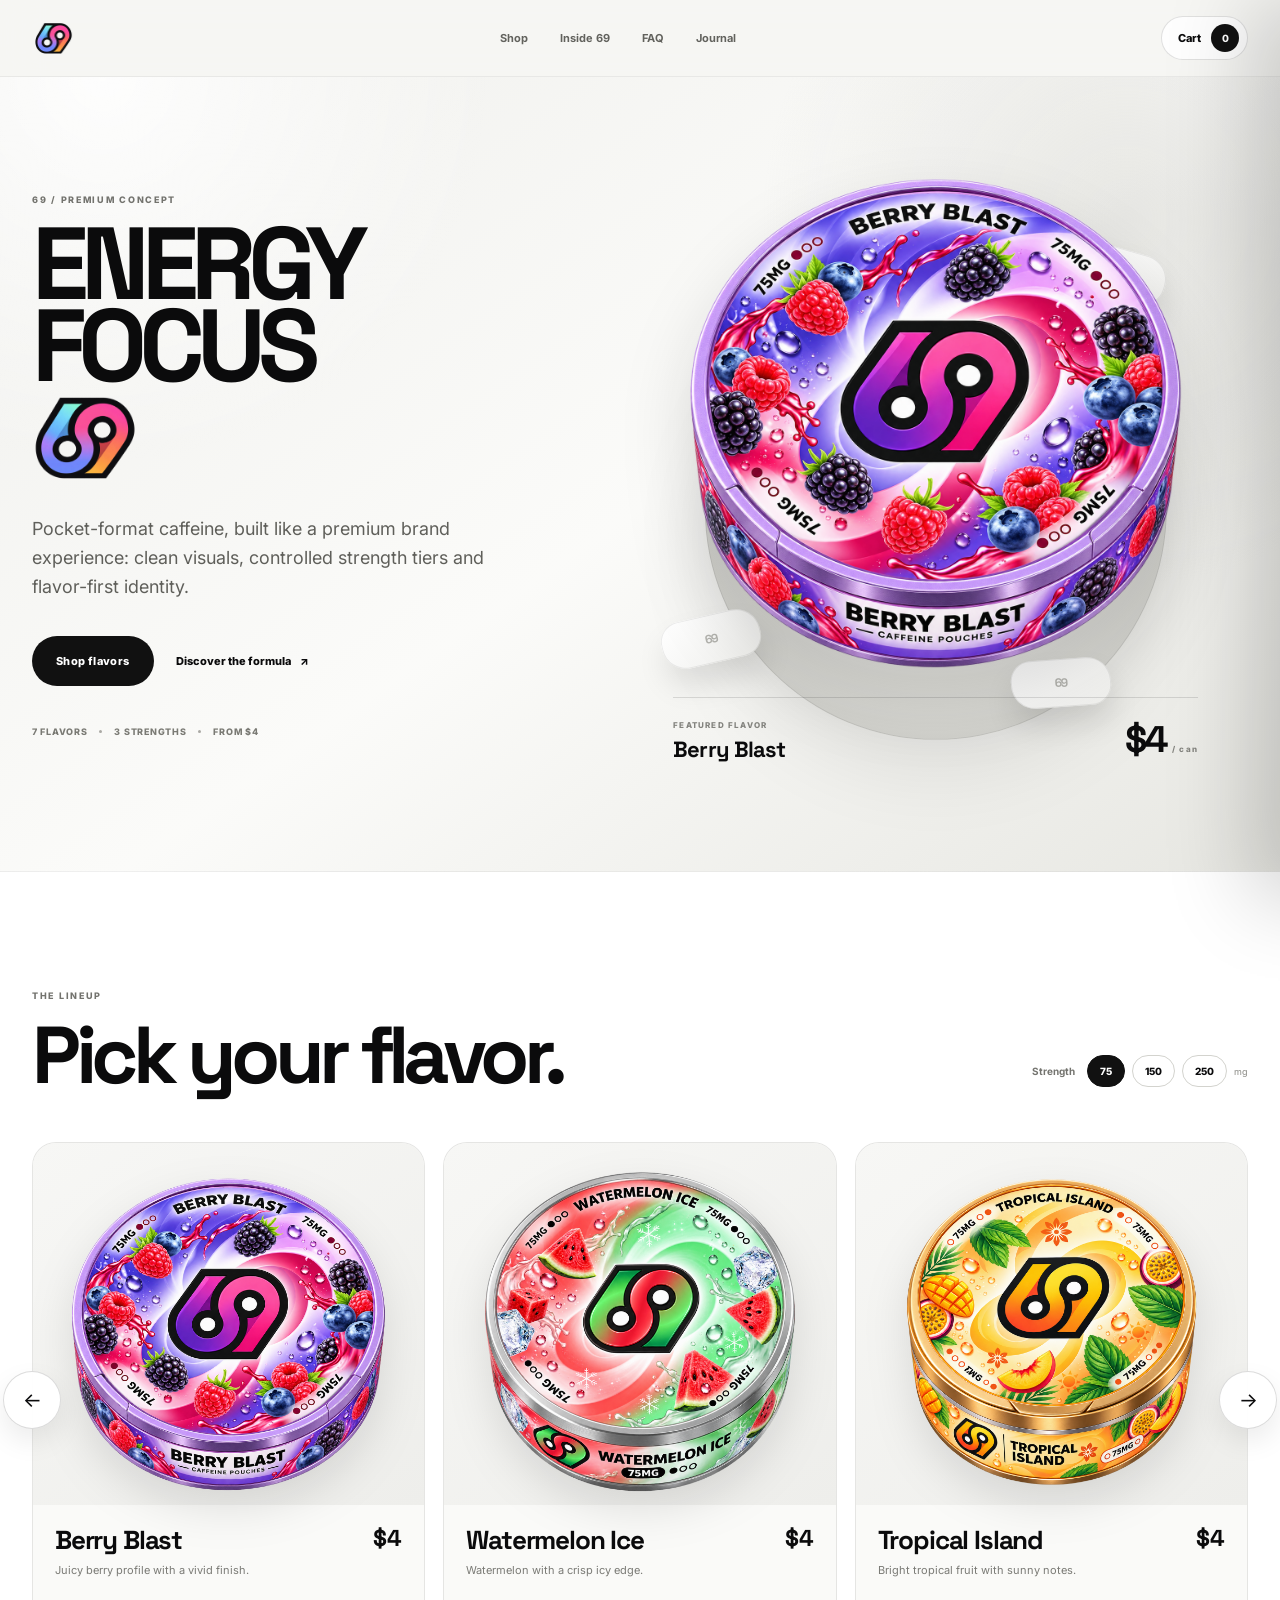
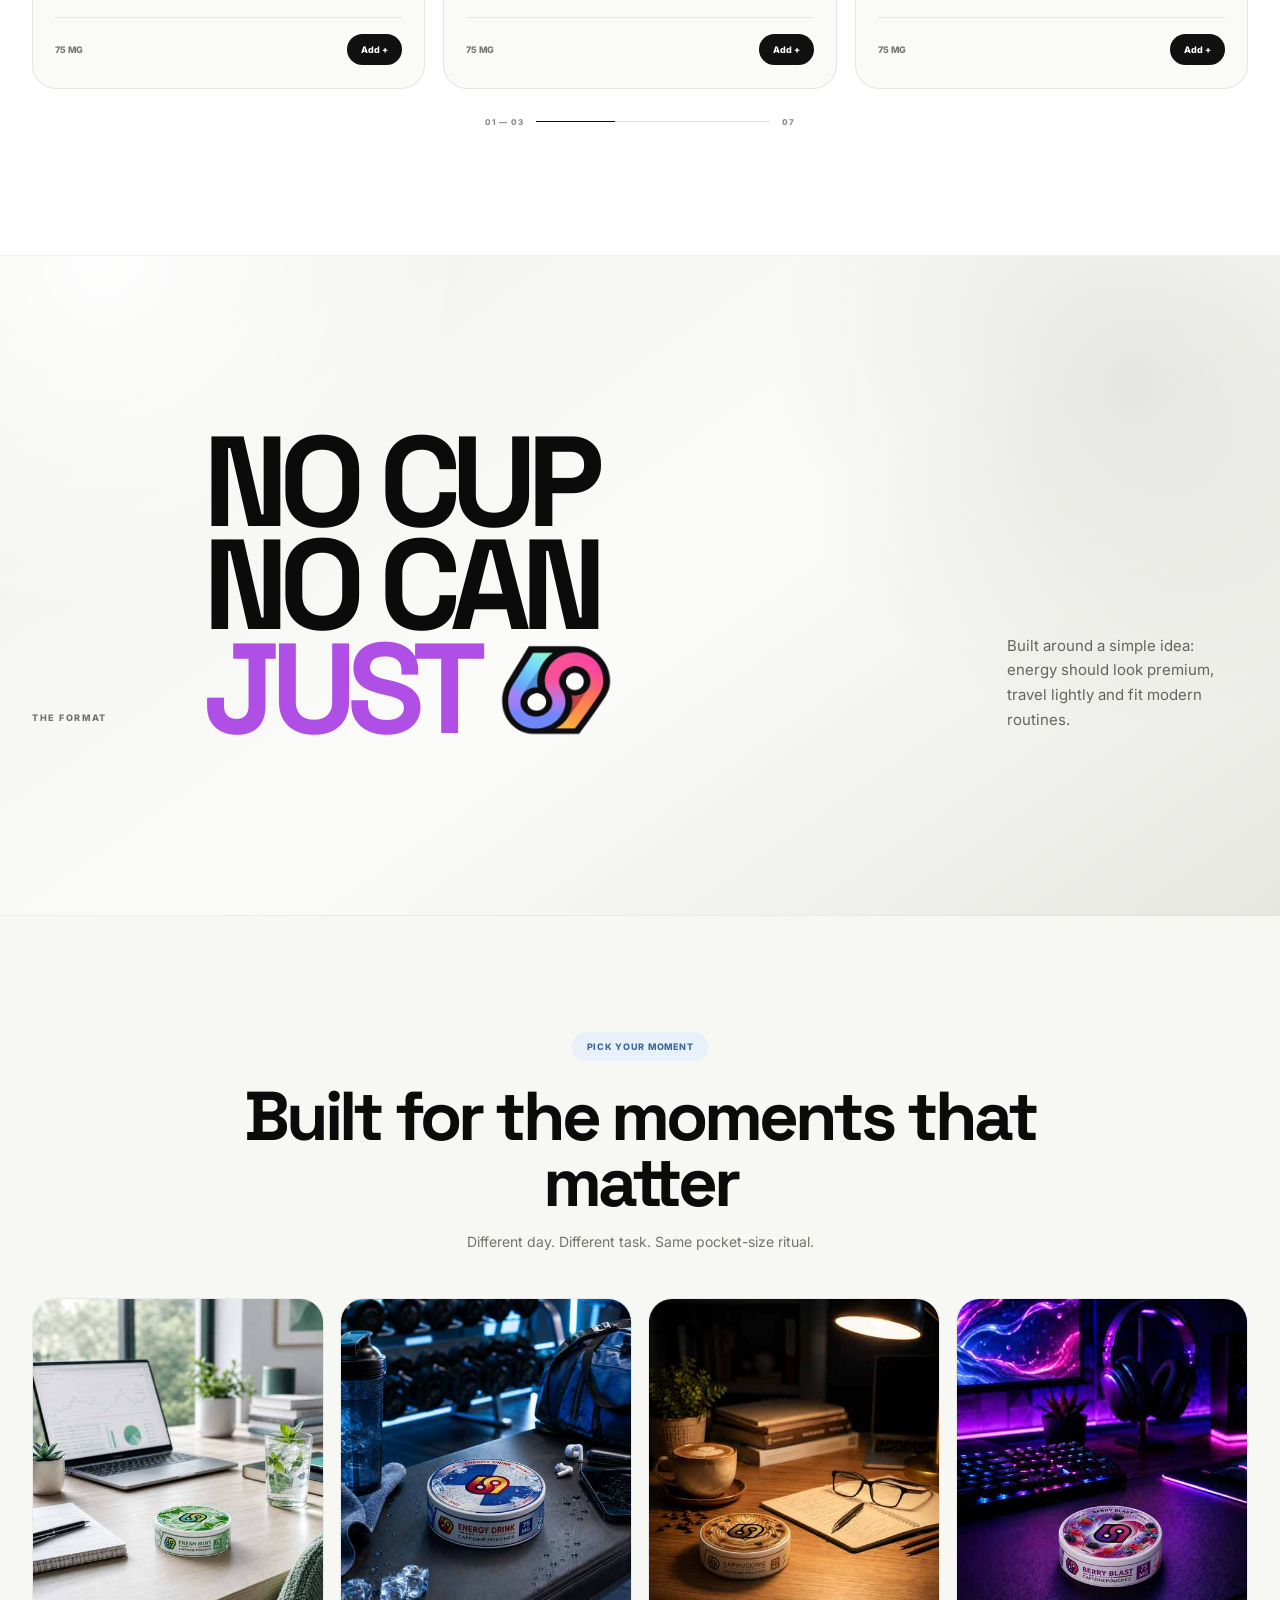
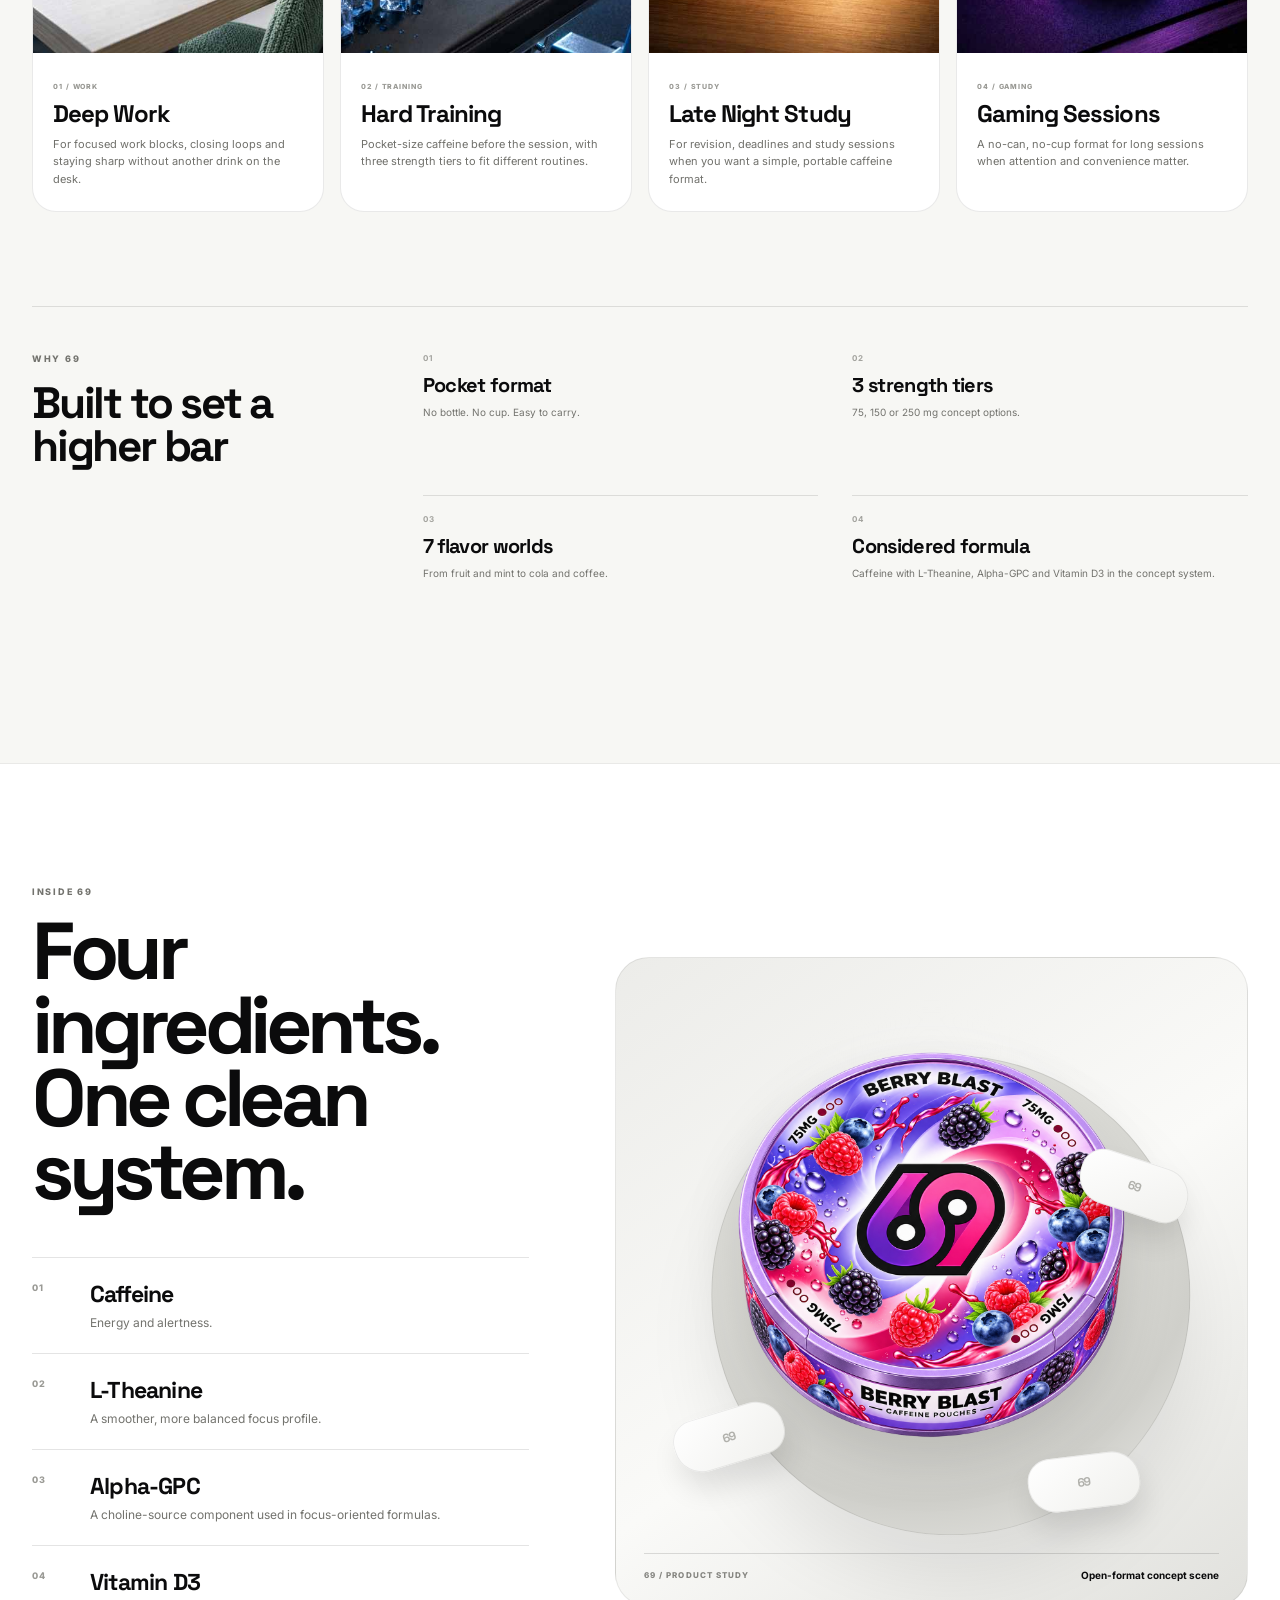
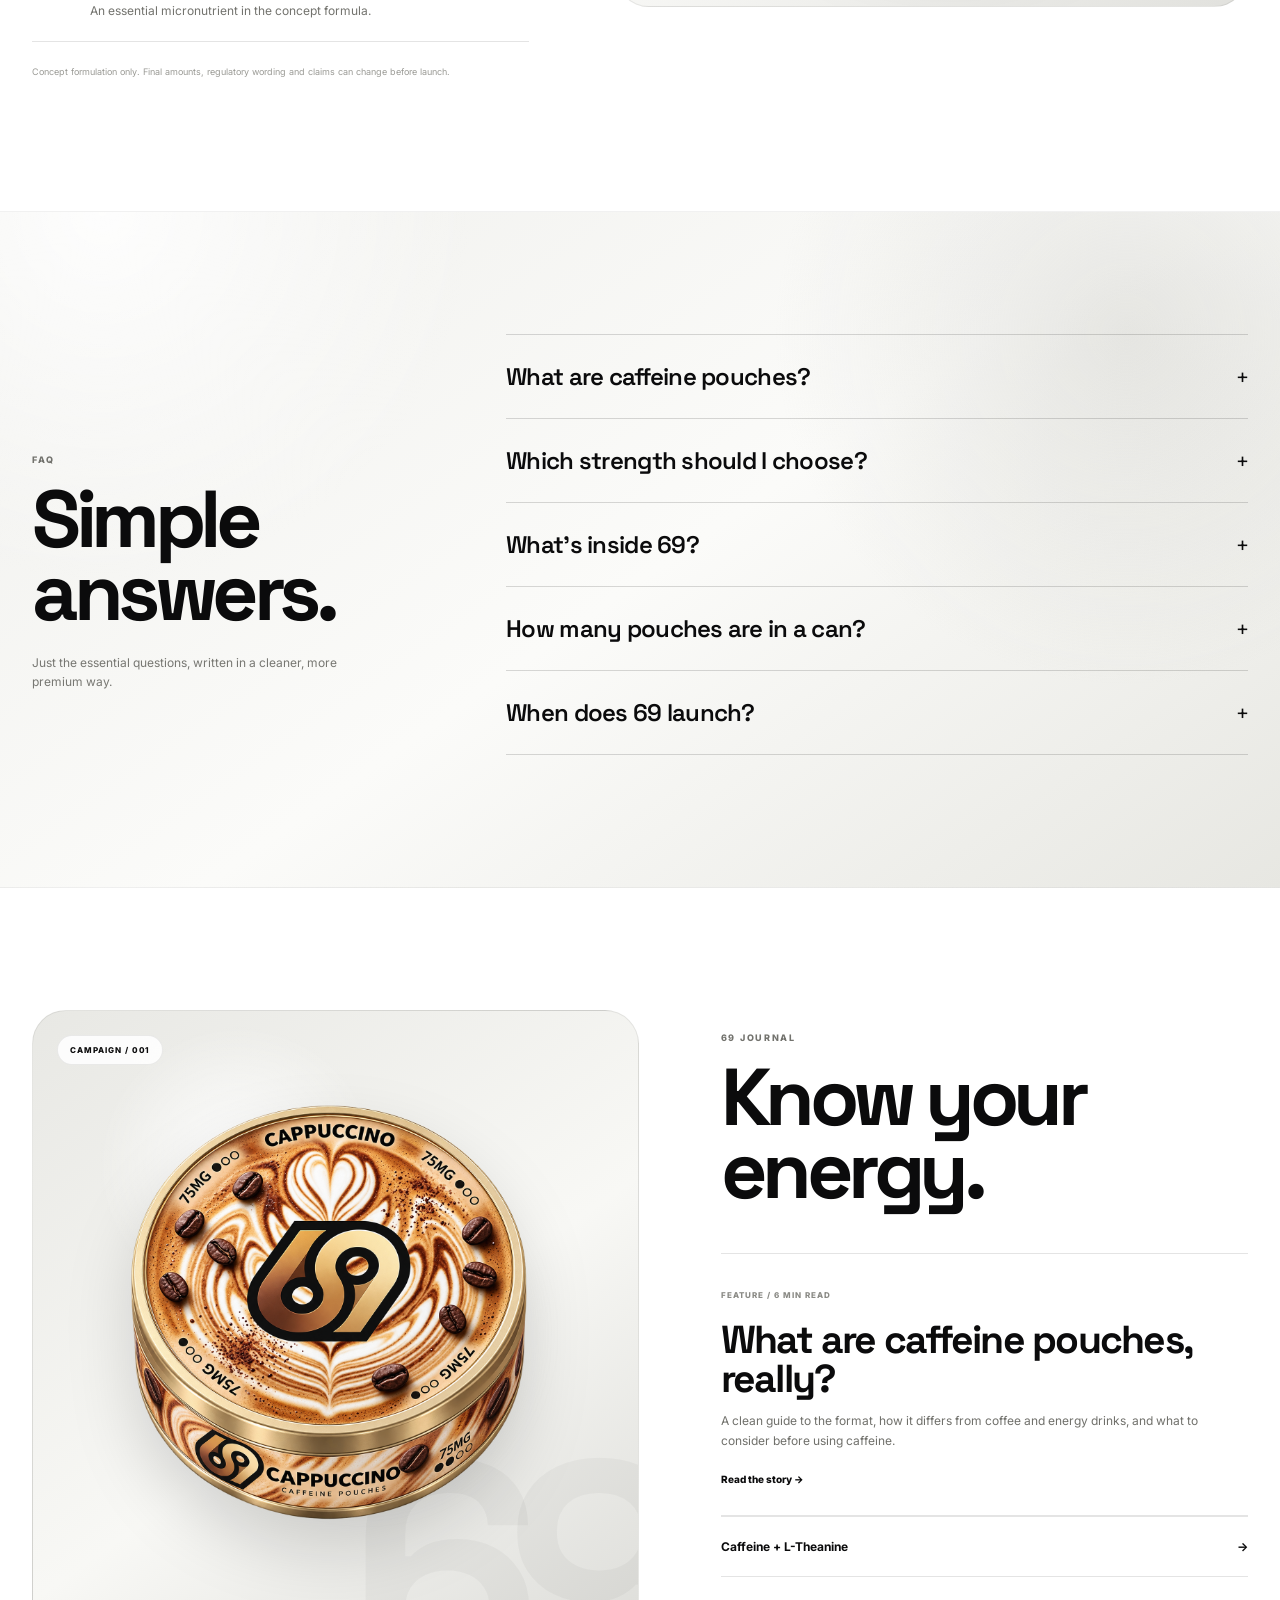
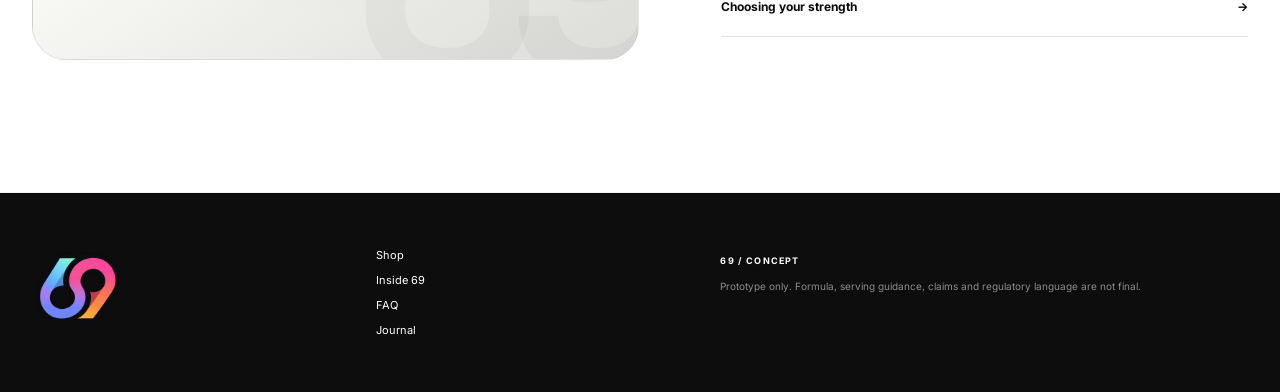
<file: index.html>
<!doctype html>
<html lang="en">
<head>
  <meta charset="utf-8" />
  <meta name="viewport" content="width=device-width,initial-scale=1" />
  <meta name="theme-color" content="#f3f3f0" />
  <meta name="description" content="69 caffeine pouches — clean premium concept storefront." />
  <title>69 — Caffeine Pouches</title>
  <link rel="preconnect" href="https://fonts.googleapis.com">
  <link rel="preconnect" href="https://fonts.gstatic.com" crossorigin>
  <link href="https://fonts.googleapis.com/css2?family=Inter:wght@400;500;600;700;800&family=Space+Grotesk:wght@500;600;700&display=swap" rel="stylesheet">
  <link rel="stylesheet" href="styles.css?v=brand-v4" />
</head>
<body>
  <header class="site-header">
    <nav class="nav shell">
      <a href="#top" class="wordmark logo-link" aria-label="69 home"><img src="69-logo-small.png" alt="69"></a>
      <div class="nav-links">
        <a href="#shop">Shop</a>
        <a href="#inside">Inside 69</a>
        <a href="#faq">FAQ</a>
        <a href="blog.html">Journal</a>
      </div>
      <button class="cart-button" id="cartButton" type="button">Cart <span id="cartCount">0</span></button>
    </nav>
  </header>

  <main id="top">
    <section class="panel panel-hero">
      <div class="shell hero-grid">
        <div class="hero-copy reveal">
          <p class="eyebrow">69 / PREMIUM CONCEPT</p>
          <h1>ENERGY<br>FOCUS<br><span class="hero-brand-line"><img src="69-logo.png" alt="69"></span></h1>
          <p class="hero-lead">Pocket-format caffeine, built like a premium brand experience: clean visuals, controlled strength tiers and flavor-first identity.</p>
          <div class="hero-actions">
            <a href="#shop" class="button button-dark">Shop flavors</a>
            <a href="#inside" class="quiet-link">Discover the formula <span>↗</span></a>
          </div>
          <div class="hero-proof">
            <span>7 flavors</span><i></i><span>3 strengths</span><i></i><span>from $4</span>
          </div>
        </div>

        <div class="hero-stage reveal">
          <div class="hero-glow"></div>
          <div class="hero-shadow-disc"></div>
          <div class="hero-bg-word">69</div>

          <div class="float-pouch pouch-a"></div>
          <div class="float-pouch pouch-b"></div>
          <div class="float-pouch pouch-c"></div>

          <img id="heroImage" class="hero-can" src="berry-blast-clean-v4.png" alt="Berry Blast 69 caffeine pouch tin">

          <div class="hero-footer">
            <div class="hero-meta">
              <small>FEATURED FLAVOR</small>
              <strong id="heroFlavor">Berry Blast</strong>
            </div>
            <div class="hero-price">
              <strong id="heroPrice">$4</strong><small>/ can</small>
            </div>
          </div>
        </div>
      </div>
    </section>

    <section class="panel panel-shop" id="shop">
      <div class="shell">
        <div class="section-heading reveal">
          <div>
            <p class="eyebrow">THE LINEUP</p>
            <h2>Pick your flavor.</h2>
          </div>

          <div class="strength-control" aria-label="Select caffeine strength">
            <span>Strength</span>
            <button class="active" data-strength="75" type="button">75</button>
            <button data-strength="150" type="button">150</button>
            <button data-strength="250" type="button">250</button>
            <em>mg</em>
          </div>
        </div>

        <div class="product-carousel reveal">
          <button class="edge-arrow edge-arrow-left" id="prevFlavor" type="button" aria-label="Previous flavors"><span>←</span></button>
          <div class="carousel-window">
            <div class="flavor-track" id="flavorTrack"></div>
          </div>
          <button class="edge-arrow edge-arrow-right" id="nextFlavor" type="button" aria-label="Next flavors"><span>→</span></button>
        </div>

        <div class="carousel-status">
          <span id="carouselCounter">01 — 03</span>
          <div class="carousel-line"><i id="carouselProgress"></i></div>
          <span>07</span>
        </div>
      </div>
    </section>

    <section class="panel panel-statement">
      <div class="shell statement-layout reveal">
        <p class="eyebrow">THE FORMAT</p>
        <h2>NO CUP<br>NO CAN<br><span class="statement-brand">JUST <img src="69-logo.png" alt="69"></span></h2>
        <p class="statement-copy">Built around a simple idea: energy should look premium, travel lightly and fit modern routines.</p>
      </div>
    </section>


    <section class="panel panel-moments" id="moments">
      <div class="shell">
        <div class="moments-heading reveal">
          <span class="moments-pill">PICK YOUR MOMENT</span>
          <h2>Built for the moments that matter</h2>
          <p>Different day. Different task. Same pocket-size ritual.</p>
        </div>

        <div class="moments-grid">
          <article class="moment-card reveal">
            <div class="moment-image"><img src="moment-deep-work.jpg" alt="69 caffeine pouches for focused work"></div>
            <div class="moment-copy">
              <small>01 / WORK</small>
              <h3>Deep Work</h3>
              <p>For focused work blocks, closing loops and staying sharp without another drink on the desk.</p>
            </div>
          </article>

          <article class="moment-card reveal">
            <div class="moment-image"><img src="moment-training.jpg" alt="69 caffeine pouches before training"></div>
            <div class="moment-copy">
              <small>02 / TRAINING</small>
              <h3>Hard Training</h3>
              <p>Pocket-size caffeine before the session, with three strength tiers to fit different routines.</p>
            </div>
          </article>

          <article class="moment-card reveal">
            <div class="moment-image"><img src="moment-study.jpg" alt="69 caffeine pouches for late night study"></div>
            <div class="moment-copy">
              <small>03 / STUDY</small>
              <h3>Late Night Study</h3>
              <p>For revision, deadlines and study sessions when you want a simple, portable caffeine format.</p>
            </div>
          </article>

          <article class="moment-card reveal">
            <div class="moment-image"><img src="moment-gaming.jpg" alt="69 caffeine pouches for gaming"></div>
            <div class="moment-copy">
              <small>04 / GAMING</small>
              <h3>Gaming Sessions</h3>
              <p>A no-can, no-cup format for long sessions when attention and convenience matter.</p>
            </div>
          </article>
        </div>

        <div class="why69 reveal">
          <div class="why69-title">
            <p class="eyebrow">WHY 69</p>
            <h3>Built to set a higher bar</h3>
          </div>
          <div class="why69-grid">
            <article><strong>01</strong><h4>Pocket format</h4><p>No bottle. No cup. Easy to carry.</p></article>
            <article><strong>02</strong><h4>3 strength tiers</h4><p>75, 150 or 250 mg concept options.</p></article>
            <article><strong>03</strong><h4>7 flavor worlds</h4><p>From fruit and mint to cola and coffee.</p></article>
            <article><strong>04</strong><h4>Considered formula</h4><p>Caffeine with L-Theanine, Alpha-GPC and Vitamin D3 in the concept system.</p></article>
          </div>
        </div>
      </div>
    </section>

    <section class="panel panel-inside" id="inside">
      <div class="shell inside-grid">
        <div class="inside-copy reveal">
          <p class="eyebrow">INSIDE 69</p>
          <h2>Four ingredients.<br>One clean system.</h2>

          <div class="ingredient-list">
            <article class="ingredient-row">
              <div class="ingredient-index">01</div>
              <div><h3>Caffeine</h3><p>Energy and alertness.</p></div>
            </article>
            <article class="ingredient-row">
              <div class="ingredient-index">02</div>
              <div><h3>L-Theanine</h3><p>A smoother, more balanced focus profile.</p></div>
            </article>
            <article class="ingredient-row">
              <div class="ingredient-index">03</div>
              <div><h3>Alpha-GPC</h3><p>A choline-source component used in focus-oriented formulas.</p></div>
            </article>
            <article class="ingredient-row">
              <div class="ingredient-index">04</div>
              <div><h3>Vitamin D3</h3><p>An essential micronutrient in the concept formula.</p></div>
            </article>
          </div>

          <p class="formula-note">Concept formulation only. Final amounts, regulatory wording and claims can change before launch.</p>
        </div>

        <div class="inside-visual reveal">
          <div class="inside-light"></div>
          <div class="inside-disc"></div>
          <img class="inside-can" src="berry-blast-clean-v4.png" alt="69 Berry Blast tin">
          <div class="inside-pouch ip-1"></div>
          <div class="inside-pouch ip-2"></div>
          <div class="inside-pouch ip-3"></div>
          <div class="inside-caption">
            <span>69 / PRODUCT STUDY</span>
            <strong>Open-format concept scene</strong>
          </div>
        </div>
      </div>
    </section>

    <section class="panel panel-faq" id="faq">
      <div class="shell faq-grid">
        <div class="faq-intro reveal">
          <p class="eyebrow">FAQ</p>
          <h2>Simple answers.</h2>
          <p>Just the essential questions, written in a cleaner, more premium way.</p>
        </div>

        <div class="faq-list">
          <details class="reveal">
            <summary>What are caffeine pouches?</summary>
            <p>A pouch-format caffeine concept designed to support a portable, no-liquid routine. Final usage and classification depend on the finished product.</p>
          </details>
          <details class="reveal">
            <summary>Which strength should I choose?</summary>
            <p>The concept uses 75 mg, 150 mg and 250 mg tiers. The highest tier is a high-caffeine option and should be positioned responsibly.</p>
          </details>
          <details class="reveal">
            <summary>What's inside 69?</summary>
            <p>The current prototype centers on caffeine with concept support from L-Theanine, Alpha-GPC and Vitamin D3.</p>
          </details>
          <details class="reveal">
            <summary>How many pouches are in a can?</summary>
            <p>Pouch count and net weight are still placeholders and can be updated after the final production spec is confirmed.</p>
          </details>
          <details class="reveal">
            <summary>When does 69 launch?</summary>
            <p>This is currently a premium concept storefront. Formula, manufacturing and launch timing have not yet been finalized.</p>
          </details>
        </div>
      </div>
    </section>

    <section class="panel panel-journal">
      <div class="shell journal-layout">
        <div class="journal-visual reveal">
          <div class="journal-bg-word">69</div>
          <div class="journal-orb"></div>
          <img src="cappuccino-clean-v4.png" alt="69 Cappuccino tin">
          <div class="journal-chip">CAMPAIGN / 001</div>
        </div>

        <div class="journal-content reveal">
          <p class="eyebrow">69 JOURNAL</p>
          <h2>Know your energy.</h2>

          <a class="feature-story" href="blog.html#what-are-caffeine-pouches">
            <small>FEATURE / 6 MIN READ</small>
            <h3>What are caffeine pouches, really?</h3>
            <p>A clean guide to the format, how it differs from coffee and energy drinks, and what to consider before using caffeine.</p>
            <span>Read the story →</span>
          </a>

          <div class="journal-links">
            <a href="blog.html#caffeine-theanine"><span>Caffeine + L-Theanine</span><b>→</b></a>
            <a href="blog.html#strength"><span>Choosing your strength</span><b>→</b></a>
          </div>
        </div>
      </div>
    </section>
  </main>

  <footer class="site-footer">
    <div class="shell footer-grid">
      <div class="footer-logo"><img src="69-logo.png" alt="69"></div>
      <div class="footer-links">
        <a href="#shop">Shop</a>
        <a href="#inside">Inside 69</a>
        <a href="#faq">FAQ</a>
        <a href="blog.html">Journal</a>
      </div>
      <div class="footer-note">
        <strong>69 / CONCEPT</strong>
        <p>Prototype only. Formula, serving guidance, claims and regulatory language are not final.</p>
      </div>
    </div>
  </footer>

  <aside class="cart-drawer" id="cartDrawer" aria-hidden="true">
    <div class="cart-overlay" id="cartOverlay"></div>
    <div class="cart-panel">
      <div class="cart-head">
        <div><small>69 CART</small><h3>Your selection</h3></div>
        <button id="cartClose" type="button" aria-label="Close cart">×</button>
      </div>
      <div id="cartItems" class="cart-items"></div>
      <div id="cartEmpty" class="cart-empty">Your cart is empty.</div>
      <div class="cart-bottom">
        <div><span>Subtotal</span><strong id="cartTotal">$0</strong></div>
        <button class="button button-dark checkout-button" id="checkoutButton" type="button">Checkout demo</button>
        <small>No payment is processed in this prototype.</small>
      </div>
    </div>
  </aside>

  <div class="toast" id="toast"></div>
  <script src="script.js?v=brand-v4"></script>
</body>
</html>
</file>
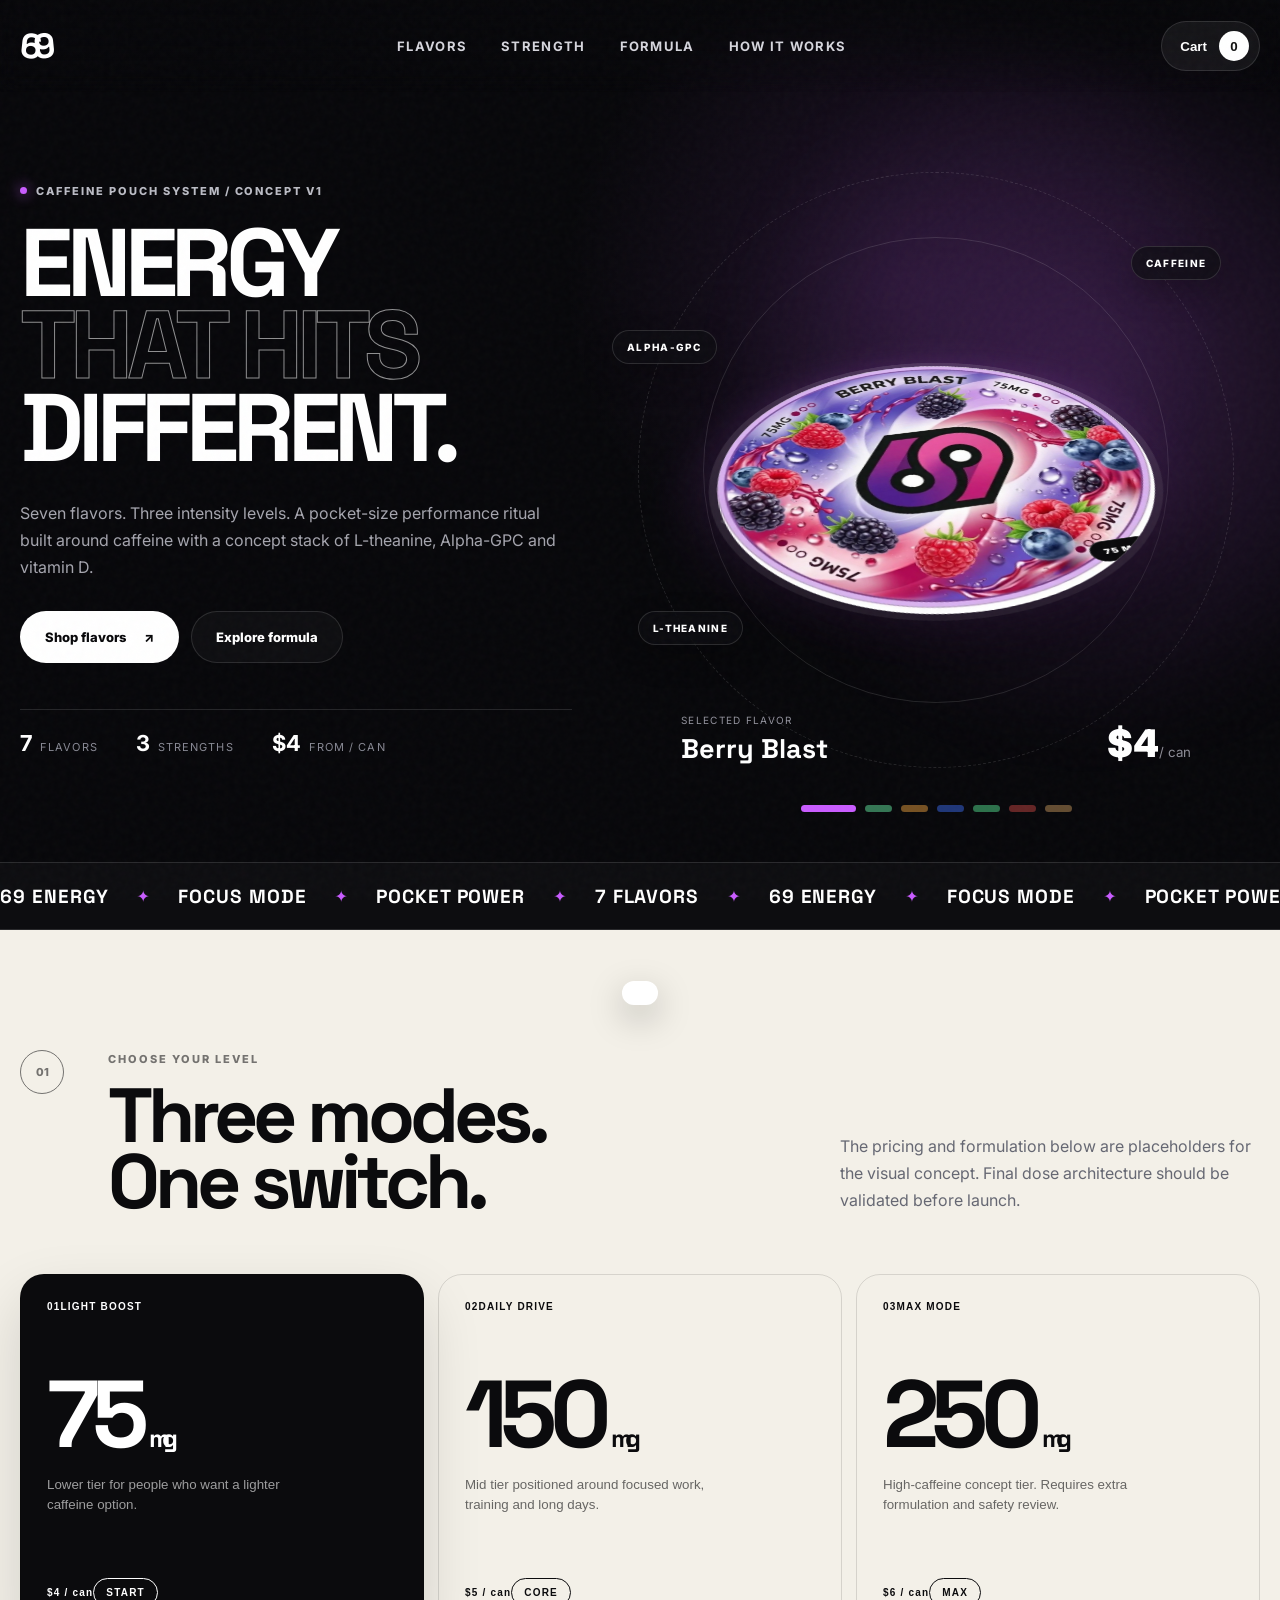
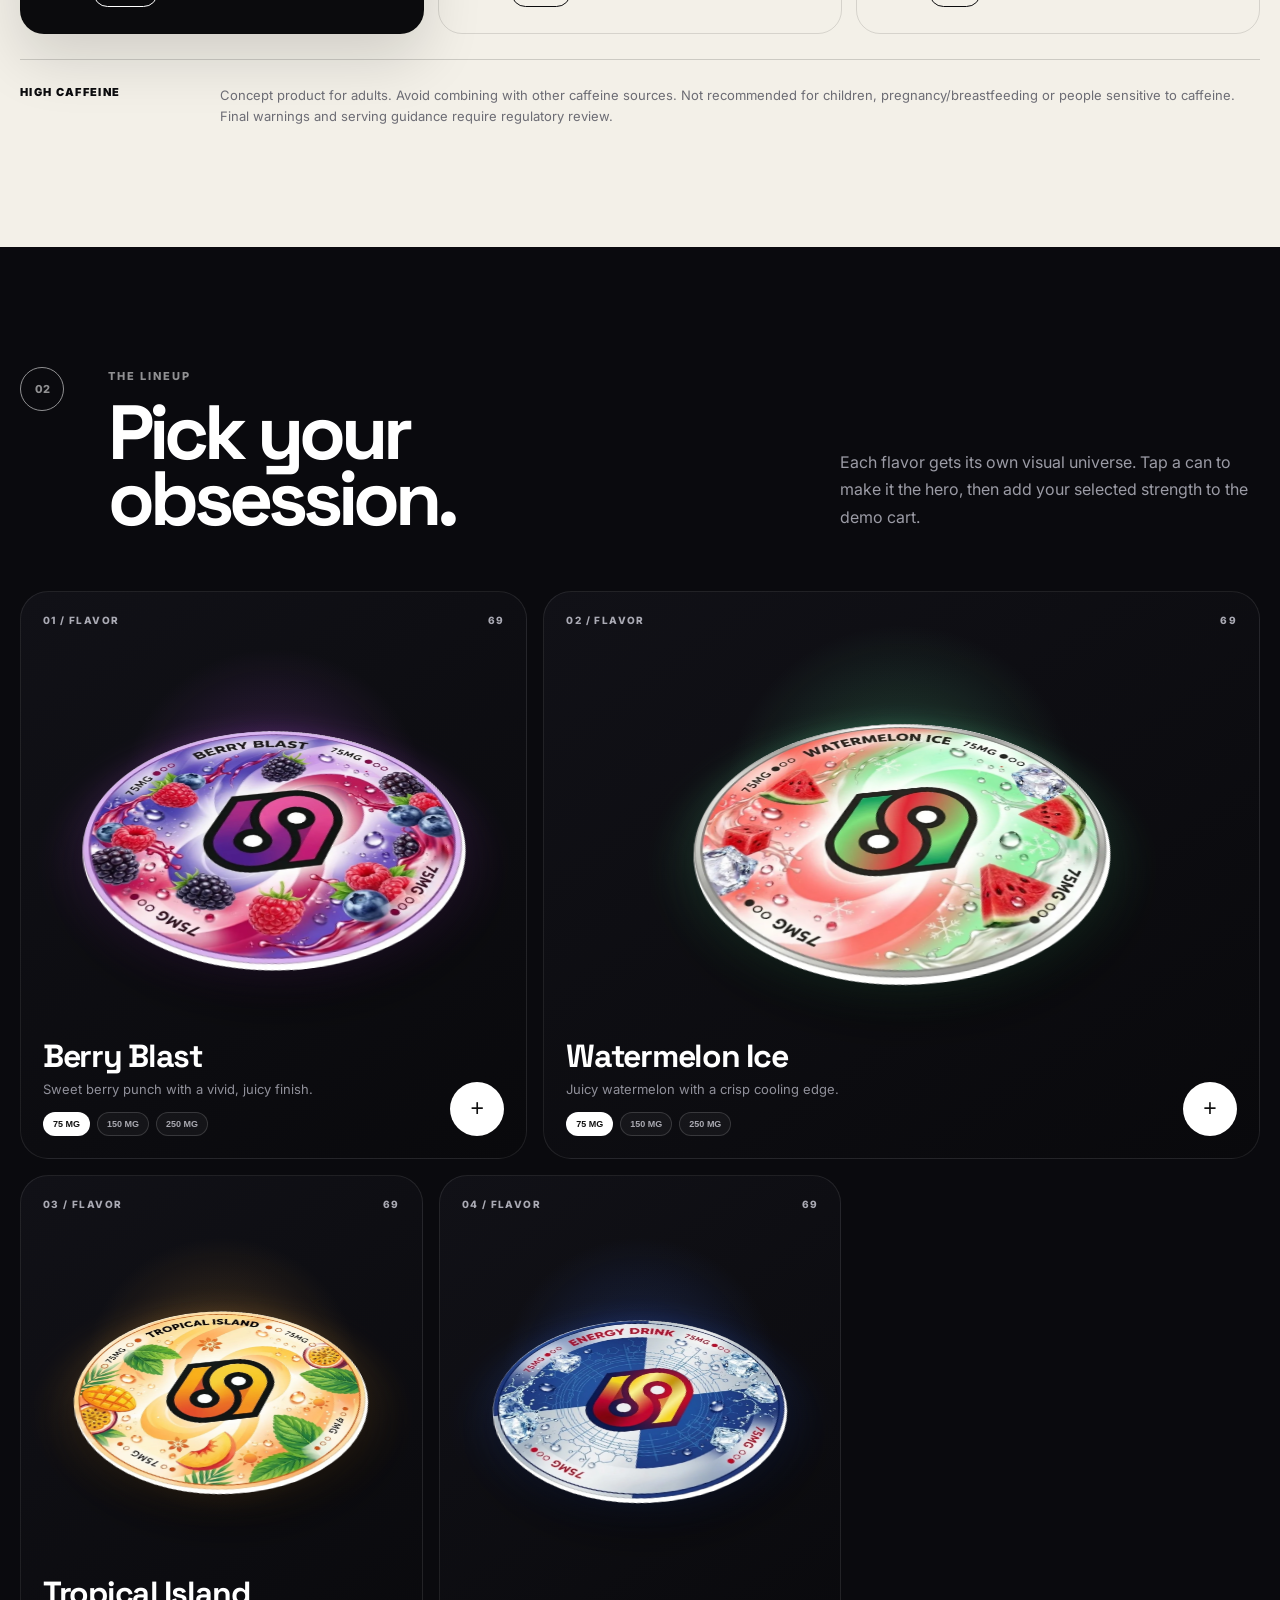
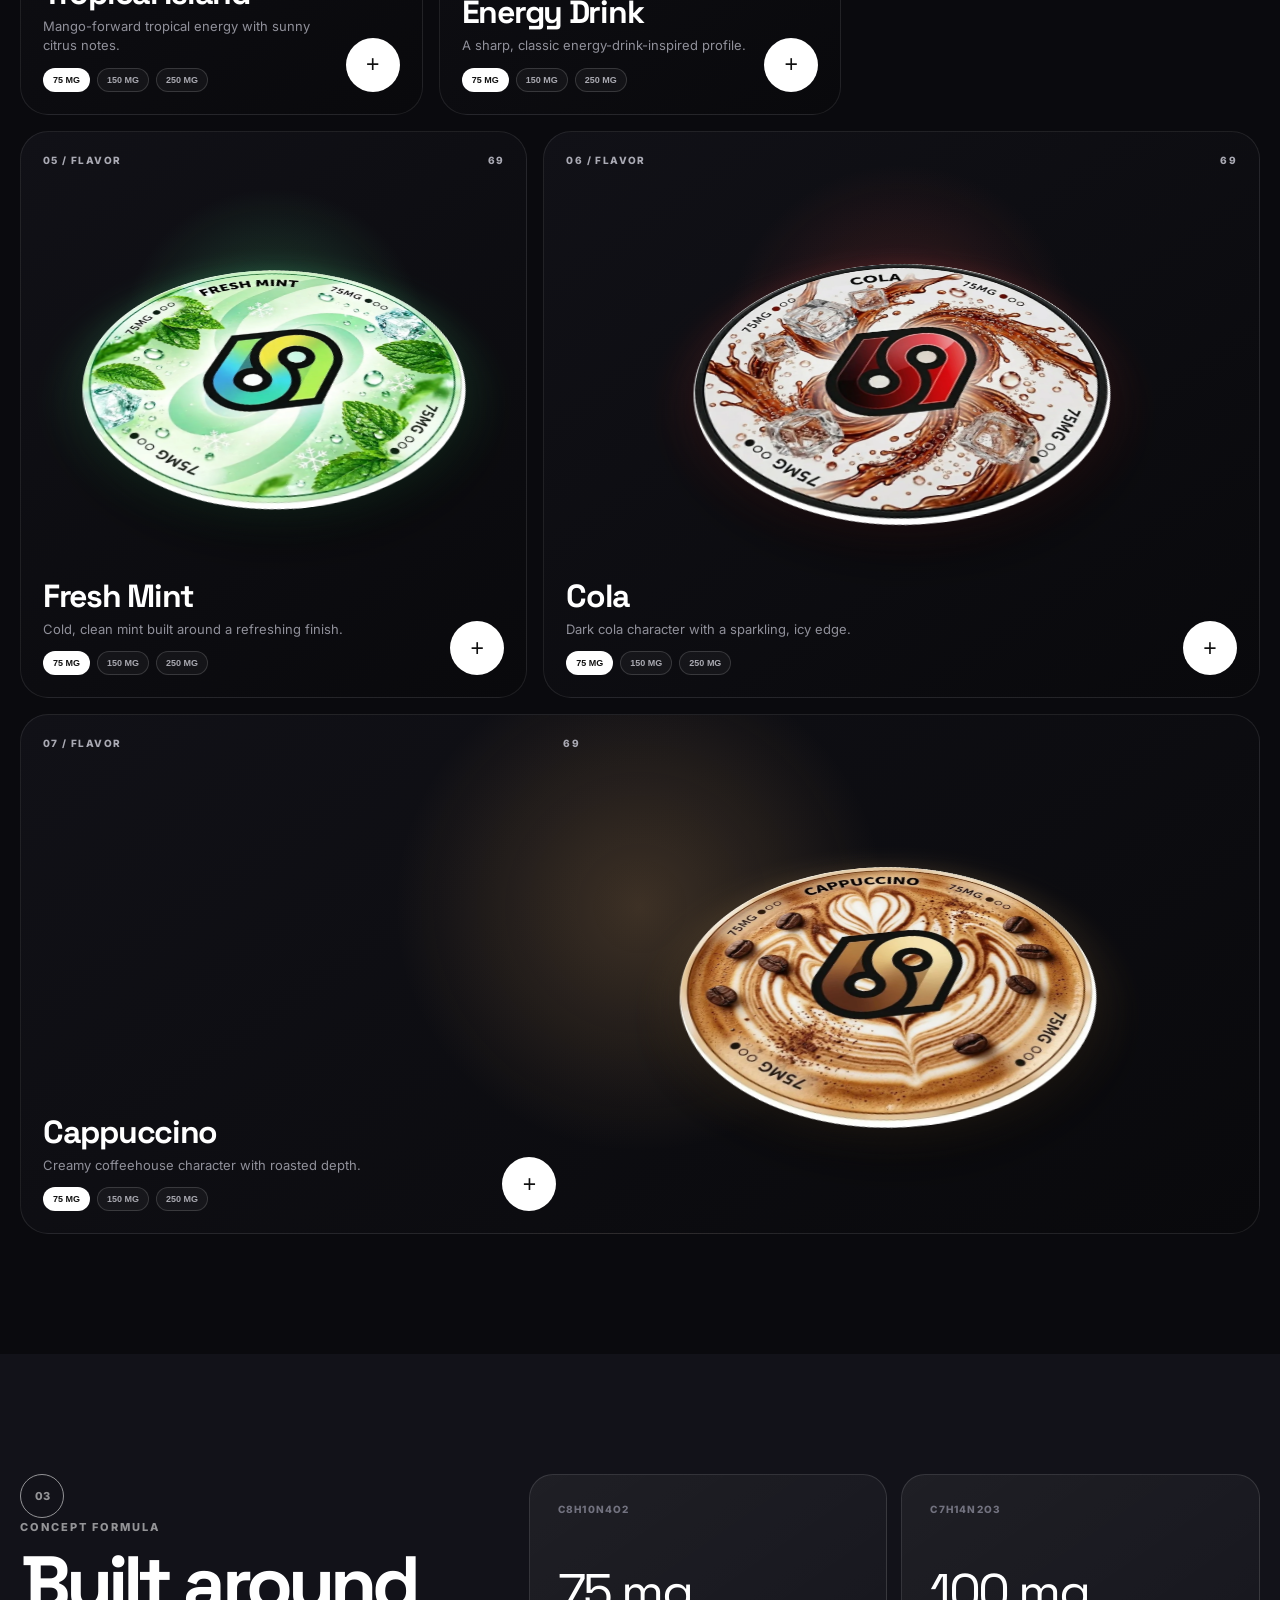
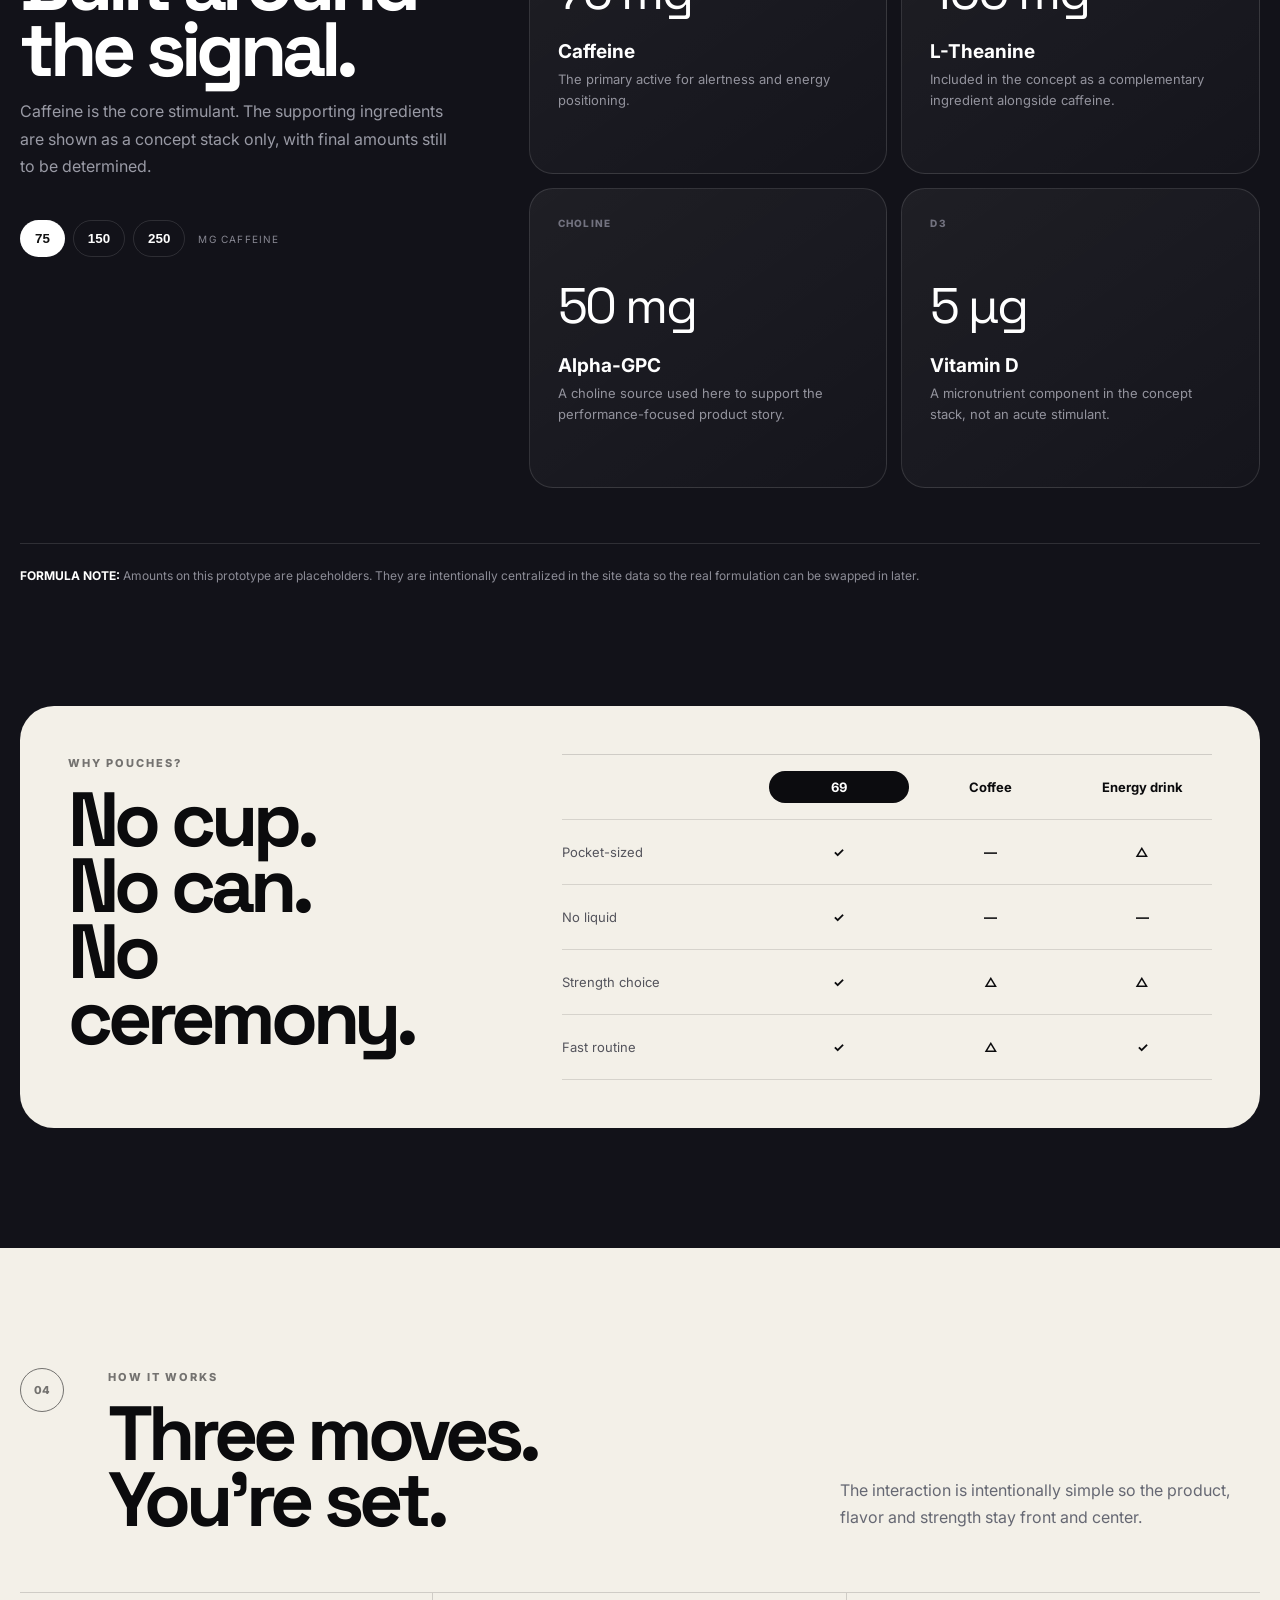
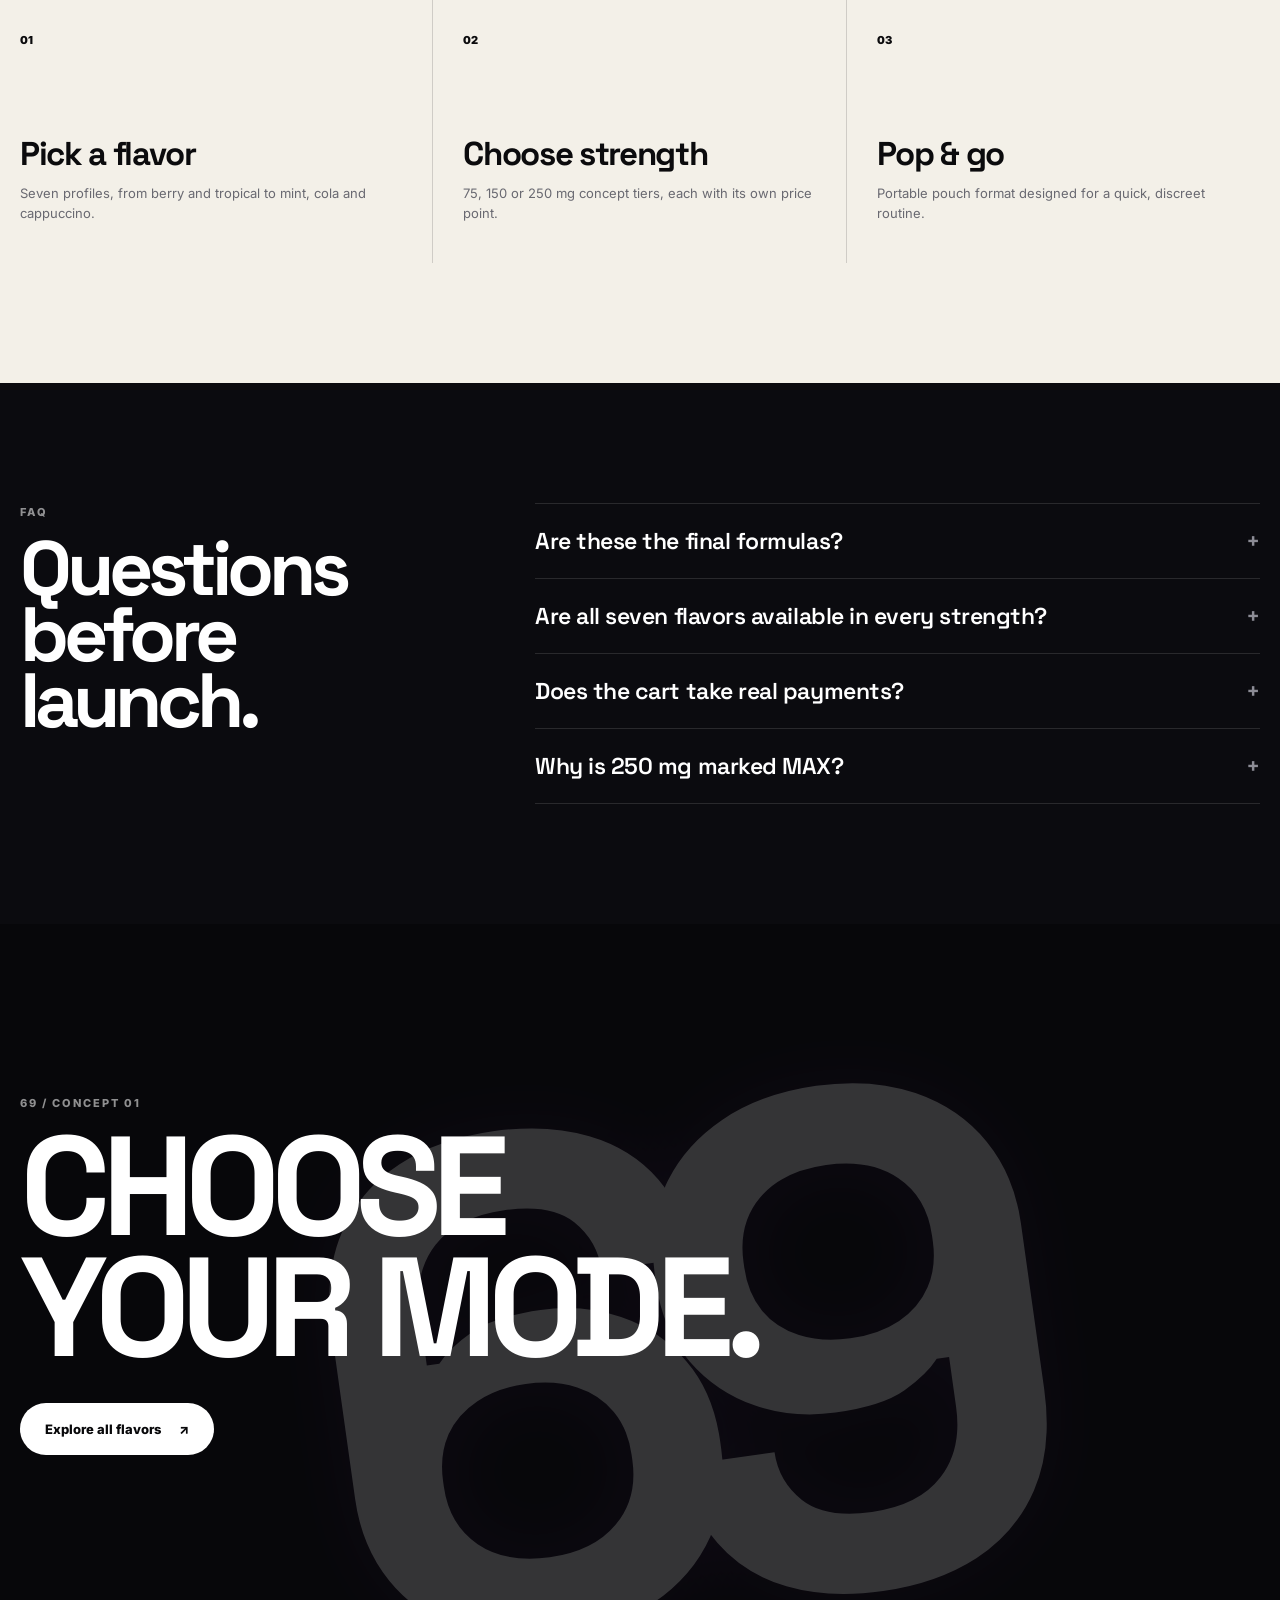
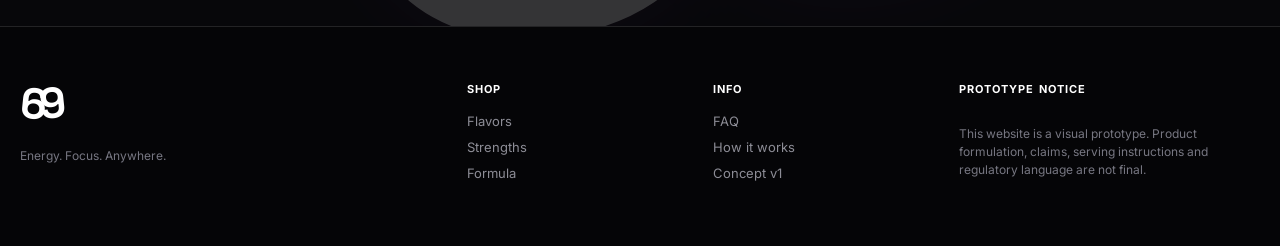
<file: 69-pouches-site/index.html>
<!doctype html>
<html lang="en">
<head>
  <meta charset="utf-8" />
  <meta name="viewport" content="width=device-width, initial-scale=1" />
  <meta name="theme-color" content="#07070a" />
  <meta name="description" content="69 — caffeine pouches concept store. Seven flavors. Three strength tiers." />
  <title>69 — Energy. Focus. Anywhere.</title>
  <link rel="preconnect" href="https://fonts.googleapis.com">
  <link rel="preconnect" href="https://fonts.gstatic.com" crossorigin>
  <link href="https://fonts.googleapis.com/css2?family=Inter:wght@400;500;600;700;800;900&family=Space+Grotesk:wght@500;600;700&display=swap" rel="stylesheet">
  <link rel="stylesheet" href="styles.css" />
</head>
<body>
  <div class="noise" aria-hidden="true"></div>
  <div class="cursor-glow" aria-hidden="true"></div>

  <header class="nav-wrap">
    <nav class="nav container" aria-label="Main navigation">
      <a class="brand" href="#top" aria-label="69 home"><span>6</span><span>9</span></a>
      <div class="nav-links">
        <a href="#flavors">Flavors</a>
        <a href="#strength">Strength</a>
        <a href="#formula">Formula</a>
        <a href="#how">How it works</a>
      </div>
      <button class="cart-button" id="cartButton" type="button" aria-label="Open cart">
        <span>Cart</span><span class="cart-count" id="cartCount">0</span>
      </button>
    </nav>
  </header>

  <main id="top">
    <section class="hero section-shell">
      <div class="hero-aurora" id="heroAurora" aria-hidden="true"></div>
      <div class="container hero-grid">
        <div class="hero-copy reveal">
          <div class="eyebrow"><span class="live-dot"></span> caffeine pouch system / concept v1</div>
          <h1>ENERGY<br><span>THAT HITS</span><br>DIFFERENT.</h1>
          <p class="hero-sub">Seven flavors. Three intensity levels. A pocket-size performance ritual built around caffeine with a concept stack of L-theanine, Alpha-GPC and vitamin D.</p>

          <div class="hero-actions">
            <a class="btn btn-primary" href="#flavors">Shop flavors <span>↗</span></a>
            <a class="btn btn-ghost" href="#formula">Explore formula</a>
          </div>

          <div class="quick-stats" aria-label="Product overview">
            <div><strong>7</strong><span>flavors</span></div>
            <div><strong>3</strong><span>strengths</span></div>
            <div><strong>$4</strong><span>from / can</span></div>
          </div>
        </div>

        <div class="hero-visual reveal" aria-label="Featured product">
          <div class="orbit orbit-a"></div>
          <div class="orbit orbit-b"></div>
          <div class="float-chip chip-one">CAFFEINE</div>
          <div class="float-chip chip-two">L-THEANINE</div>
          <div class="float-chip chip-three">ALPHA-GPC</div>

          <div class="can-stage" id="canStage">
            <div class="can" id="heroCan">
              <div class="can-side"></div>
              <div class="can-face">
                <img id="heroImage" src="assets/berry-blast.webp" alt="Berry Blast 69 caffeine pouch can concept" />
                <div class="can-gloss"></div>
                <div class="strength-stamp" id="strengthStamp">75 MG</div>
              </div>
            </div>
          </div>

          <div class="product-caption">
            <div>
              <span class="caption-kicker">Selected flavor</span>
              <strong id="heroFlavor">Berry Blast</strong>
            </div>
            <div class="hero-price"><span id="heroPrice">$4</span><small>/ can</small></div>
          </div>

          <div class="flavor-dots" id="flavorDots" aria-label="Select featured flavor"></div>
        </div>
      </div>

      <div class="marquee" aria-hidden="true">
        <div class="marquee-track">
          <span>69 ENERGY</span><i>✦</i><span>FOCUS MODE</span><i>✦</i><span>POCKET POWER</span><i>✦</i><span>7 FLAVORS</span><i>✦</i><span>69 ENERGY</span><i>✦</i><span>FOCUS MODE</span><i>✦</i><span>POCKET POWER</span><i>✦</i><span>7 FLAVORS</span><i>✦</i>
        </div>
      </div>
    </section>

    <section class="section section-light" id="strength">
      <div class="container">
        <div class="section-head reveal">
          <span class="section-number">01</span>
          <div>
            <p class="overline">CHOOSE YOUR LEVEL</p>
            <h2>Three modes.<br>One switch.</h2>
          </div>
          <p class="section-intro">The pricing and formulation below are placeholders for the visual concept. Final dose architecture should be validated before launch.</p>
        </div>

        <div class="strength-grid">
          <button class="strength-card active reveal" data-strength="75" type="button">
            <div class="strength-top"><span>01</span><span>LIGHT BOOST</span></div>
            <strong>75<small>mg</small></strong>
            <p>Lower tier for people who want a lighter caffeine option.</p>
            <div class="strength-bottom"><span>$4 / can</span><span class="pill">START</span></div>
          </button>
          <button class="strength-card reveal" data-strength="150" type="button">
            <div class="strength-top"><span>02</span><span>DAILY DRIVE</span></div>
            <strong>150<small>mg</small></strong>
            <p>Mid tier positioned around focused work, training and long days.</p>
            <div class="strength-bottom"><span>$5 / can</span><span class="pill">CORE</span></div>
          </button>
          <button class="strength-card max reveal" data-strength="250" type="button">
            <div class="strength-top"><span>03</span><span>MAX MODE</span></div>
            <strong>250<small>mg</small></strong>
            <p>High-caffeine concept tier. Requires extra formulation and safety review.</p>
            <div class="strength-bottom"><span>$6 / can</span><span class="pill">MAX</span></div>
          </button>
        </div>

        <div class="warning-strip reveal">
          <span>HIGH CAFFEINE</span>
          <p>Concept product for adults. Avoid combining with other caffeine sources. Not recommended for children, pregnancy/breastfeeding or people sensitive to caffeine. Final warnings and serving guidance require regulatory review.</p>
        </div>
      </div>
    </section>

    <section class="section flavor-section" id="flavors">
      <div class="container">
        <div class="section-head dark reveal">
          <span class="section-number">02</span>
          <div>
            <p class="overline">THE LINEUP</p>
            <h2>Pick your<br>obsession.</h2>
          </div>
          <p class="section-intro">Each flavor gets its own visual universe. Tap a can to make it the hero, then add your selected strength to the demo cart.</p>
        </div>

        <div class="flavor-grid" id="flavorGrid"></div>
      </div>
    </section>

    <section class="section formula-section" id="formula">
      <div class="container">
        <div class="formula-layout">
          <div class="formula-copy reveal">
            <span class="section-number">03</span>
            <p class="overline">CONCEPT FORMULA</p>
            <h2>Built around<br>the signal.</h2>
            <p>Caffeine is the core stimulant. The supporting ingredients are shown as a concept stack only, with final amounts still to be determined.</p>
            <div class="formula-strength-selector" id="formulaStrengthSelector">
              <button class="active" data-strength="75" type="button">75</button>
              <button data-strength="150" type="button">150</button>
              <button data-strength="250" type="button">250</button>
              <span>MG CAFFEINE</span>
            </div>
          </div>

          <div class="ingredient-grid" id="ingredientGrid">
            <article class="ingredient-card reveal">
              <div class="molecule">C8H10N4O2</div>
              <div class="ingredient-value" data-key="caffeine">75 mg</div>
              <h3>Caffeine</h3>
              <p>The primary active for alertness and energy positioning.</p>
            </article>
            <article class="ingredient-card reveal">
              <div class="molecule">C7H14N2O3</div>
              <div class="ingredient-value" data-key="theanine">100 mg</div>
              <h3>L-Theanine</h3>
              <p>Included in the concept as a complementary ingredient alongside caffeine.</p>
            </article>
            <article class="ingredient-card reveal">
              <div class="molecule">CHOLINE</div>
              <div class="ingredient-value" data-key="alpha">50 mg</div>
              <h3>Alpha-GPC</h3>
              <p>A choline source used here to support the performance-focused product story.</p>
            </article>
            <article class="ingredient-card reveal">
              <div class="molecule">D3</div>
              <div class="ingredient-value" data-key="vitd">5 µg</div>
              <h3>Vitamin D</h3>
              <p>A micronutrient component in the concept stack, not an acute stimulant.</p>
            </article>
          </div>
        </div>
        <div class="concept-note reveal"><strong>FORMULA NOTE:</strong> Amounts on this prototype are placeholders. They are intentionally centralized in the site data so the real formulation can be swapped in later.</div>
      </div>
    </section>

    <section class="section compare-section">
      <div class="container">
        <div class="compare-card reveal">
          <div class="compare-title">
            <p class="overline">WHY POUCHES?</p>
            <h2>No cup.<br>No can.<br>No ceremony.</h2>
          </div>
          <div class="compare-table" role="table" aria-label="Format comparison">
            <div class="compare-row head" role="row"><span></span><b>69</b><b>Coffee</b><b>Energy drink</b></div>
            <div class="compare-row" role="row"><span>Pocket-sized</span><b>✓</b><b>—</b><b>△</b></div>
            <div class="compare-row" role="row"><span>No liquid</span><b>✓</b><b>—</b><b>—</b></div>
            <div class="compare-row" role="row"><span>Strength choice</span><b>✓</b><b>△</b><b>△</b></div>
            <div class="compare-row" role="row"><span>Fast routine</span><b>✓</b><b>△</b><b>✓</b></div>
          </div>
        </div>
      </div>
    </section>

    <section class="section how-section" id="how">
      <div class="container">
        <div class="section-head reveal">
          <span class="section-number">04</span>
          <div><p class="overline">HOW IT WORKS</p><h2>Three moves.<br>You're set.</h2></div>
          <p class="section-intro">The interaction is intentionally simple so the product, flavor and strength stay front and center.</p>
        </div>

        <div class="steps">
          <article class="step reveal"><span>01</span><h3>Pick a flavor</h3><p>Seven profiles, from berry and tropical to mint, cola and cappuccino.</p></article>
          <article class="step reveal"><span>02</span><h3>Choose strength</h3><p>75, 150 or 250 mg concept tiers, each with its own price point.</p></article>
          <article class="step reveal"><span>03</span><h3>Pop & go</h3><p>Portable pouch format designed for a quick, discreet routine.</p></article>
        </div>
      </div>
    </section>

    <section class="section faq-section" id="faq">
      <div class="container faq-layout">
        <div class="faq-title reveal"><p class="overline">FAQ</p><h2>Questions<br>before launch.</h2></div>
        <div class="faq-list">
          <details class="reveal"><summary>Are these the final formulas?</summary><p>No. Every non-caffeine ingredient amount on this prototype is a placeholder. The purpose of this version is visual direction, UX and product architecture.</p></details>
          <details class="reveal"><summary>Are all seven flavors available in every strength?</summary><p>That is how this mock store is structured. You can later restrict certain flavors to specific tiers without changing the overall design.</p></details>
          <details class="reveal"><summary>Does the cart take real payments?</summary><p>Not yet. The cart is a functioning front-end demo. Stripe, Shopify or another checkout can be connected after the product and legal setup are finalized.</p></details>
          <details class="reveal"><summary>Why is 250 mg marked MAX?</summary><p>It is a high-caffeine concept tier, so the interface deliberately separates it visually. Final dose, serving instructions and warnings should be reviewed before commercialization.</p></details>
        </div>
      </div>
    </section>

    <section class="final-cta">
      <div class="final-visual" aria-hidden="true"><div class="mega-69">69</div></div>
      <div class="container final-copy reveal">
        <p class="overline">69 / CONCEPT 01</p>
        <h2>CHOOSE<br>YOUR MODE.</h2>
        <a href="#flavors" class="btn btn-primary">Explore all flavors <span>↗</span></a>
      </div>
    </section>
  </main>

  <footer>
    <div class="container footer-grid">
      <div><a class="brand footer-brand" href="#top"><span>6</span><span>9</span></a><p>Energy. Focus. Anywhere.</p></div>
      <div><strong>Shop</strong><a href="#flavors">Flavors</a><a href="#strength">Strengths</a><a href="#formula">Formula</a></div>
      <div><strong>Info</strong><a href="#faq">FAQ</a><a href="#how">How it works</a><a href="#top">Concept v1</a></div>
      <div class="footer-legal"><strong>Prototype notice</strong><p>This website is a visual prototype. Product formulation, claims, serving instructions and regulatory language are not final.</p></div>
    </div>
  </footer>

  <aside class="cart-drawer" id="cartDrawer" aria-hidden="true" aria-label="Shopping cart">
    <div class="cart-backdrop" id="cartBackdrop"></div>
    <div class="cart-panel">
      <div class="cart-head"><div><small>69 / DEMO CART</small><h3>Your stack</h3></div><button id="cartClose" type="button" aria-label="Close cart">×</button></div>
      <div class="cart-items" id="cartItems"></div>
      <div class="cart-empty" id="cartEmpty"><span>69</span><p>Your cart is empty.<br>Choose a flavor to start.</p></div>
      <div class="cart-footer">
        <div class="cart-total"><span>Subtotal</span><strong id="cartTotal">$0</strong></div>
        <button class="btn btn-primary checkout-demo" id="checkoutDemo" type="button">Checkout demo <span>↗</span></button>
        <small>No payment is processed in this prototype.</small>
      </div>
    </div>
  </aside>

  <div class="toast" id="toast" role="status" aria-live="polite"></div>
  <script src="script.js"></script>
</body>
</html>
</file>
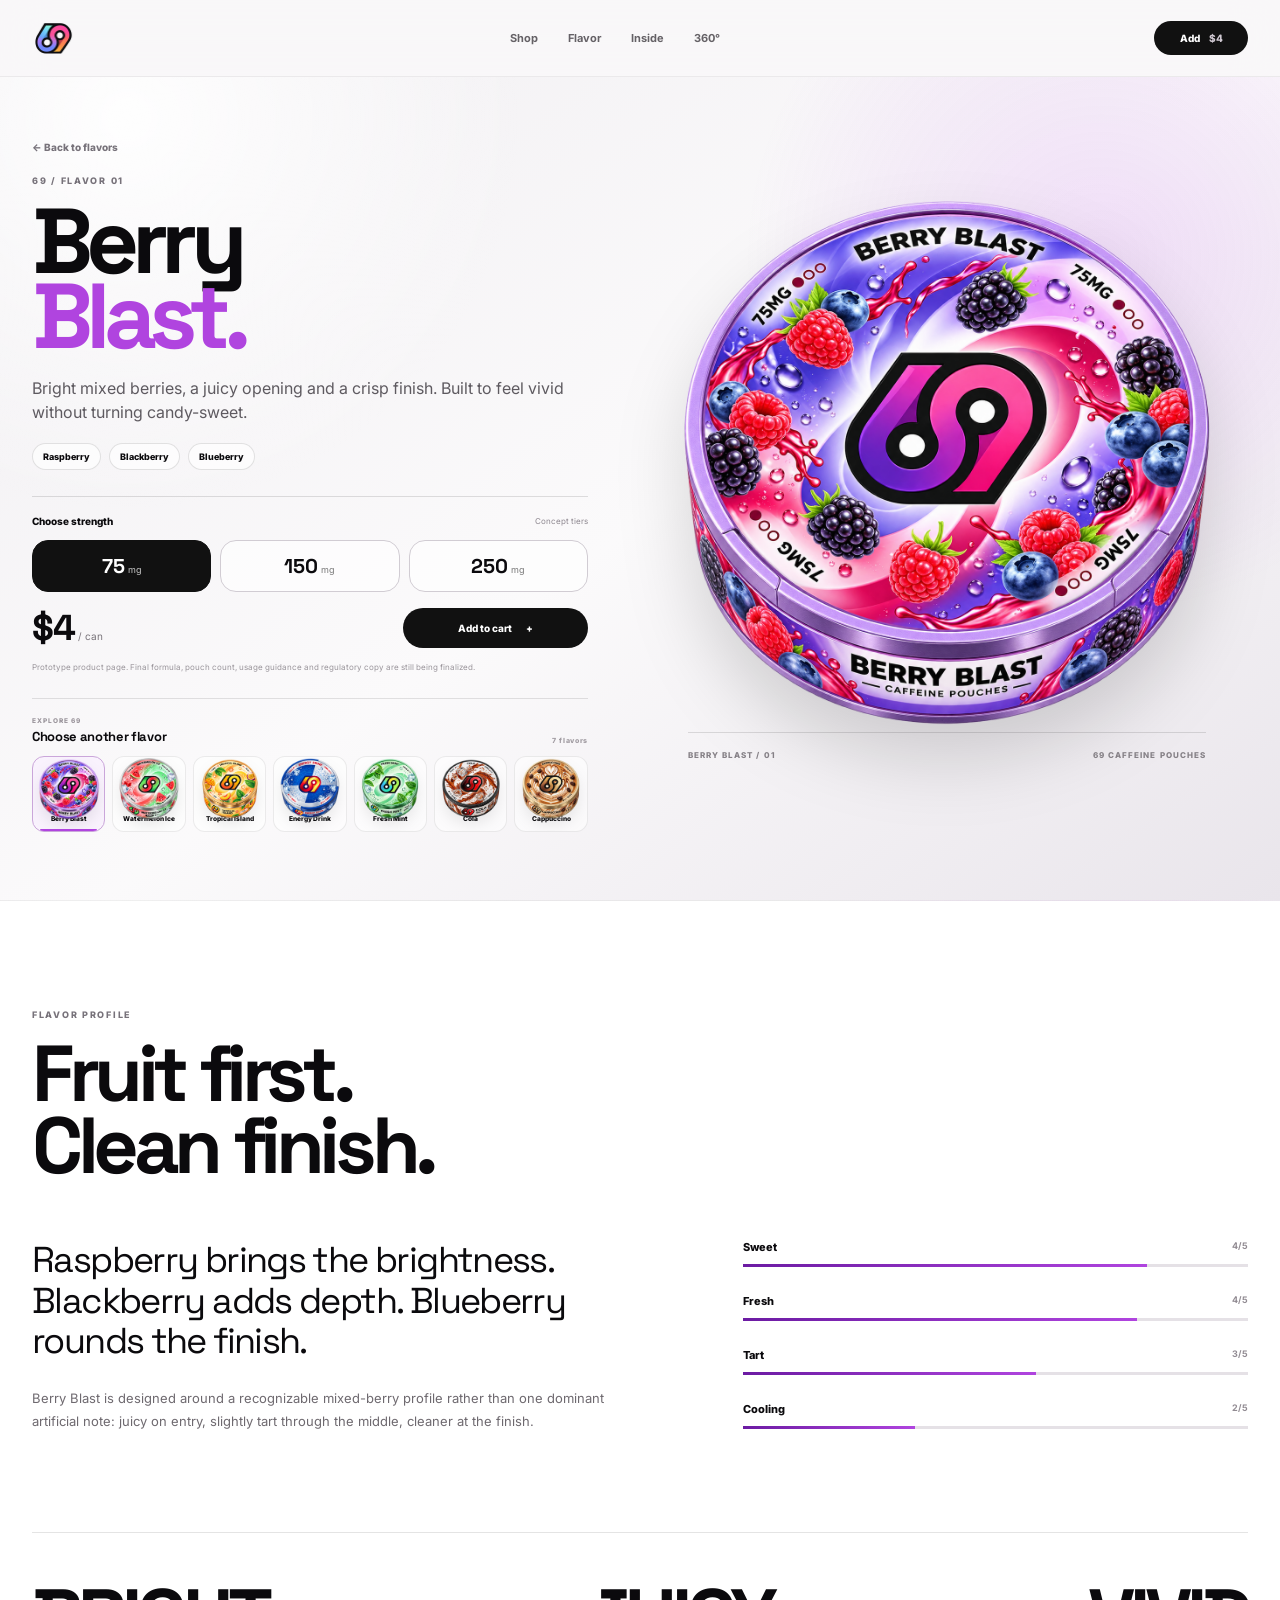
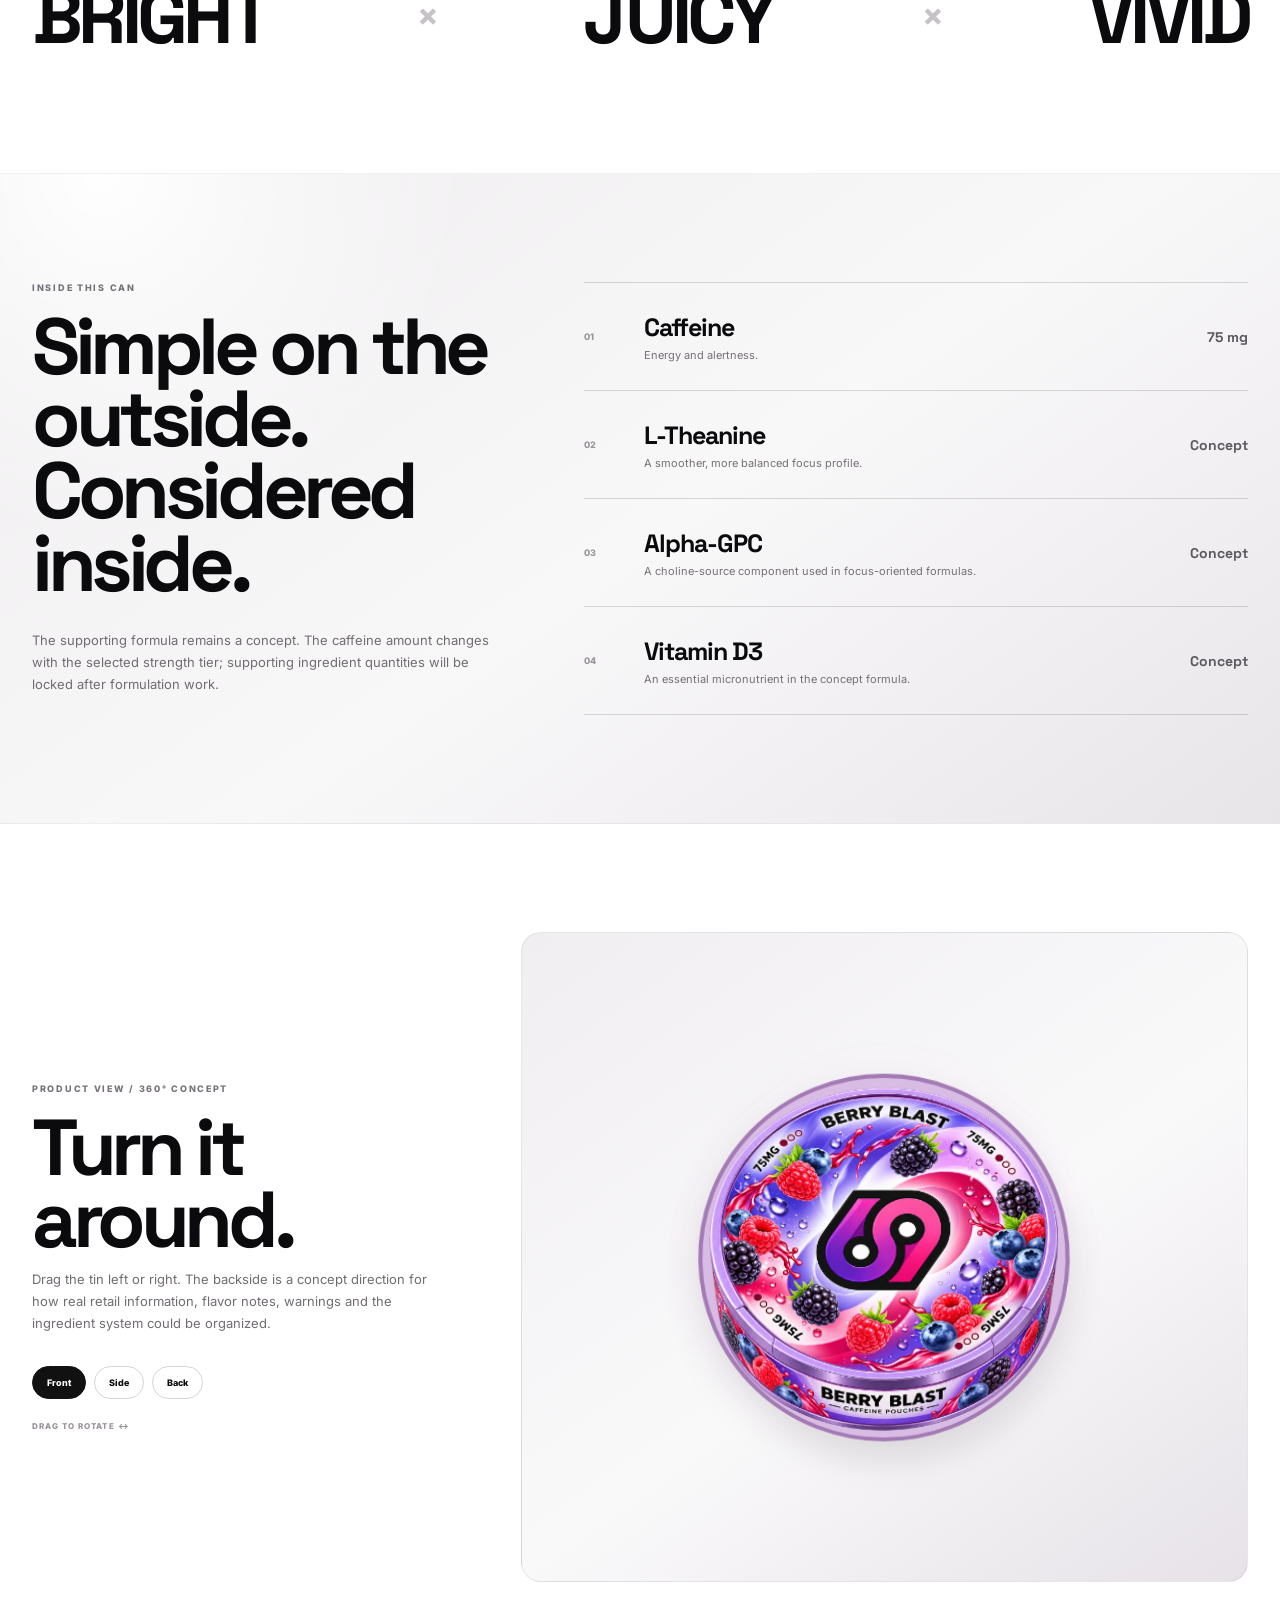
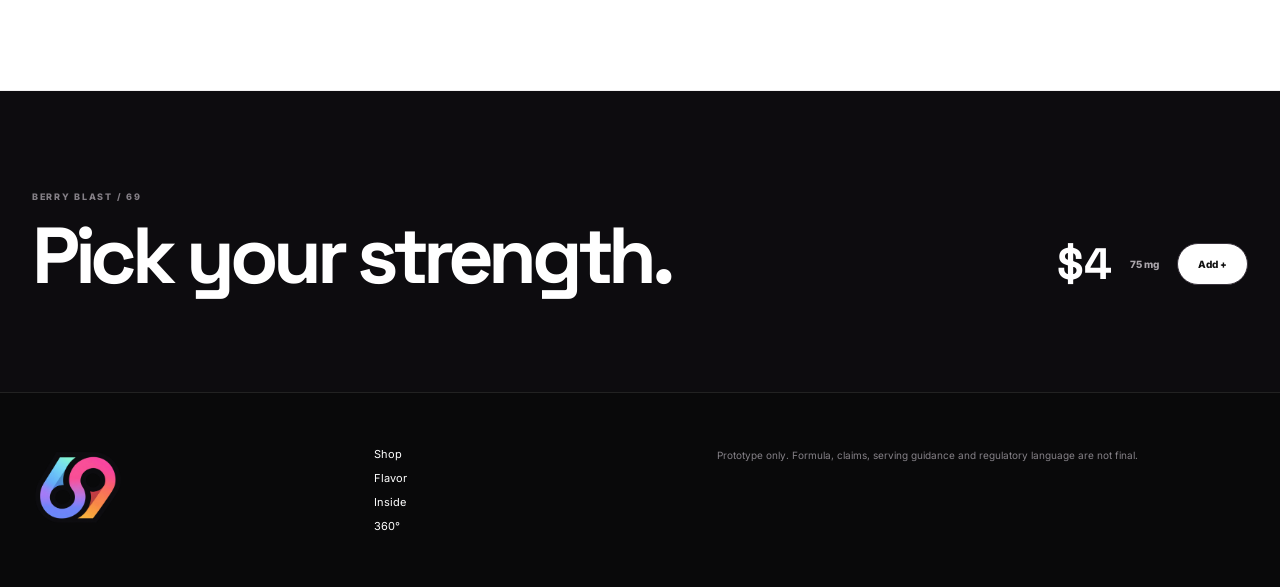
<file: berry-blast.html>
<!doctype html>
<html lang="en">
<head>
  <meta charset="utf-8">
  <meta name="viewport" content="width=device-width,initial-scale=1">
  <meta name="theme-color" content="#f5f3f6">
  <meta name="description" content="69 Berry Blast caffeine pouches — product concept page.">
  <title>Berry Blast — 69 Caffeine Pouches</title>
  <link rel="preconnect" href="https://fonts.googleapis.com">
  <link rel="preconnect" href="https://fonts.gstatic.com" crossorigin>
  <link href="https://fonts.googleapis.com/css2?family=Inter:wght@400;500;600;700;800&family=Space+Grotesk:wght@500;600;700&display=swap" rel="stylesheet">
  <link rel="stylesheet" href="product.css?v=brand-v4">
</head>
<body data-product-name="Berry Blast" data-product-slug="berry-blast" style="--berry:#b044df;--berry-dark:#6c1ba3;--berry-soft:#f5edf8">
  <header class="site-header">
    <nav class="nav shell">
      <a class="wordmark product-logo-link" href="index.html" aria-label="69 homepage"><img src="69-logo-small.png" alt="69"></a>
      <div class="nav-links">
        <a href="index.html#shop">Shop</a>
        <a href="#profile">Flavor</a>
        <a href="#inside">Inside</a>
        <a href="#spin">360°</a>
      </div>
      <button class="cart-pill" id="topAdd" type="button">Add <span id="topPrice">$4</span></button>
    </nav>
  </header>

  <div class="sticky-buy" id="stickyBuy">
    <div class="shell sticky-buy-inner">
      <div class="sticky-product">
        <img src="berry-blast-clean-v4.png" alt="">
        <div><small>69 / BERRY BLAST</small><strong>Berry Blast</strong></div>
      </div>
      <div class="sticky-actions">
        <div class="mini-strength" id="stickyStrength">75 mg</div>
        <strong id="stickyPrice">$4</strong>
        <button id="stickyAdd" type="button">Add +</button>
      </div>
    </div>
  </div>

  <main>
    <!-- HERO -->
    <section class="product-hero">
      <div class="shell product-hero-grid">
        <div class="product-copy reveal">
          <a class="back-link" href="index.html#shop">← Back to flavors</a>
          <p class="eyebrow">69 / FLAVOR 01</p>

          <h1>Berry<br><span>Blast.</span></h1>

          <p class="product-lead">Bright mixed berries, a juicy opening and a crisp finish. Built to feel vivid without turning candy-sweet.</p>

          <div class="flavor-notes"><span>Raspberry</span><span>Blackberry</span><span>Blueberry</span></div>

          <div class="buy-block">
            <div class="buy-label">
              <span>Choose strength</span>
              <small>Concept tiers</small>
            </div>

            <div class="strength-selector">
              <button class="active" data-strength="75" type="button"><strong>75</strong><span>mg</span></button>
              <button data-strength="150" type="button"><strong>150</strong><span>mg</span></button>
              <button data-strength="250" type="button"><strong>250</strong><span>mg</span></button>
            </div>

            <div class="buy-row">
              <div class="price">
                <strong id="price">$4</strong>
                <span>/ can</span>
              </div>
              <button class="add-main" id="addMain" type="button">Add to cart <span>+</span></button>
            </div>

            <p class="concept-note">
              Prototype product page. Final formula, pouch count, usage guidance and regulatory copy are still being finalized.
            </p>
          </div>

        <div class="hero-flavor-switcher reveal">
          <div class="hero-flavor-switcher-head">
            <div>
              <small>EXPLORE 69</small>
              <strong>Choose another flavor</strong>
            </div>
            <span>7 flavors</span>
          </div>
          <div class="hero-flavor-list">
            
          <a class="hero-flavor-card active" href="berry-blast.html" style="--dock:#b044df">
            <div class="hero-flavor-thumb">
              <img src="berry-blast-clean-v4.png" alt="Berry Blast">
            </div>
            <span>Berry Blast</span>
          </a>
          <a class="hero-flavor-card" href="watermelon-ice.html" style="--dock:#38b978">
            <div class="hero-flavor-thumb">
              <img src="watermelon-ice-clean-v4.png" alt="Watermelon Ice">
            </div>
            <span>Watermelon Ice</span>
          </a>
          <a class="hero-flavor-card" href="tropical-island.html" style="--dock:#eda13a">
            <div class="hero-flavor-thumb">
              <img src="tropical-island-clean-v4.png" alt="Tropical Island">
            </div>
            <span>Tropical Island</span>
          </a>
          <a class="hero-flavor-card" href="energy-drink.html" style="--dock:#3f72d8">
            <div class="hero-flavor-thumb">
              <img src="energy-drink-clean-v4.png" alt="Energy Drink">
            </div>
            <span>Energy Drink</span>
          </a>
          <a class="hero-flavor-card" href="fresh-mint.html" style="--dock:#4fbd79">
            <div class="hero-flavor-thumb">
              <img src="fresh-mint-clean-v4.png" alt="Fresh Mint">
            </div>
            <span>Fresh Mint</span>
          </a>
          <a class="hero-flavor-card" href="cola.html" style="--dock:#a34e34">
            <div class="hero-flavor-thumb">
              <img src="cola-clean-v4.png" alt="Cola">
            </div>
            <span>Cola</span>
          </a>
          <a class="hero-flavor-card" href="cappuccino.html" style="--dock:#ae8055">
            <div class="hero-flavor-thumb">
              <img src="cappuccino-clean-v4.png" alt="Cappuccino">
            </div>
            <span>Cappuccino</span>
          </a>
          </div>
        </div>
    
        </div>

        <div class="product-stage reveal">
          <div class="stage-aura"></div>
          <div class="stage-number" aria-hidden="true">69</div>
          <img class="hero-product" src="berry-blast-clean-v4.png" alt="Berry Blast 69 caffeine pouch tin">
          <div class="stage-caption">
            <span>BERRY BLAST / 01</span>
            <span>69 CAFFEINE POUCHES</span>
          </div>
        </div>
      </div>
    </section>
<!-- FLAVOR PROFILE -->
    <section class="section section-profile" id="profile">
      <div class="shell">
        <div class="section-title reveal">
          <p class="eyebrow">FLAVOR PROFILE</p>
          <h2>Fruit first.<br>Clean finish.</h2>
        </div>

        <div class="profile-grid">
          <div class="profile-copy reveal">
            <p class="big-copy">Raspberry brings the brightness. Blackberry adds depth. Blueberry rounds the finish.</p>
            <p class="body-copy">Berry Blast is designed around a recognizable mixed-berry profile rather than one dominant artificial note: juicy on entry, slightly tart through the middle, cleaner at the finish.</p>
          </div>

          <div class="meters reveal"><div class="meter">
          <div><span>Sweet</span><strong>4/5</strong></div>
          <i><b style="--level:80%"></b></i>
        </div><div class="meter">
          <div><span>Fresh</span><strong>4/5</strong></div>
          <i><b style="--level:78%"></b></i>
        </div><div class="meter">
          <div><span>Tart</span><strong>3/5</strong></div>
          <i><b style="--level:58%"></b></i>
        </div><div class="meter">
          <div><span>Cooling</span><strong>2/5</strong></div>
          <i><b style="--level:34%"></b></i>
        </div></div></div><div class="taste-statement reveal"><span>BRIGHT</span><i>×</i><span>JUICY</span><i>×</i><span>VIVID</span></div>
      </div>
    </section>

    <!-- INSIDE -->
    <section class="section section-inside" id="inside">
      <div class="shell inside-grid">
        <div class="inside-intro reveal">
          <p class="eyebrow">INSIDE THIS CAN</p>
          <h2>Simple on the outside.<br>Considered inside.</h2>
          <p>
            The supporting formula remains a concept. The caffeine amount changes with the selected strength tier;
            supporting ingredient quantities will be locked after formulation work.
          </p>
        </div>

        <div class="ingredients reveal">
          <article>
            <span>01</span>
            <div>
              <h3>Caffeine</h3>
              <p>Energy and alertness.</p>
            </div>
            <strong id="caffeineAmount">75 mg</strong>
          </article>
          <article>
            <span>02</span>
            <div>
              <h3>L-Theanine</h3>
              <p>A smoother, more balanced focus profile.</p>
            </div>
            <strong>Concept</strong>
          </article>
          <article>
            <span>03</span>
            <div>
              <h3>Alpha-GPC</h3>
              <p>A choline-source component used in focus-oriented formulas.</p>
            </div>
            <strong>Concept</strong>
          </article>
          <article>
            <span>04</span>
            <div>
              <h3>Vitamin D3</h3>
              <p>An essential micronutrient in the concept formula.</p>
            </div>
            <strong>Concept</strong>
          </article>
        </div>
      </div>
    </section>

    <!-- INTERACTIVE 3D -->
    <section class="section section-spin" id="spin">
      <div class="shell spin-grid">
        <div class="spin-copy reveal">
          <p class="eyebrow">PRODUCT VIEW / 360° CONCEPT</p>
          <h2>Turn it around.</h2>
          <p>
            Drag the tin left or right. The backside is a concept direction for how real retail information,
            flavor notes, warnings and the ingredient system could be organized.
          </p>

          <div class="view-buttons">
            <button data-view="0" class="active" type="button">Front</button>
            <button data-view="-90" type="button">Side</button>
            <button data-view="-180" type="button">Back</button>
          </div>

          <small class="drag-hint">DRAG TO ROTATE ↔</small>
        </div>

        <div class="viewer reveal" id="viewer">
          <div class="viewer-glow"></div>

          <div class="tin-model" id="tinModel">
            <div class="tin-face tin-front">
              <img src="berry-blast-front-flat.png" alt="Berry Blast front label">
            </div>

            <div class="tin-face tin-back">
              <div class="back-label">
                <div class="back-logo"><img src="69-logo-small.png" alt="69"></div>
                <h3>BERRY BLAST</h3>
                <small>CAFFEINE POUCHES</small>

                <p class="back-description">Mixed berry flavor with a bright opening and a crisp finish.</p>

                <div class="back-flavor">RASPBERRY · BLACKBERRY · BLUEBERRY</div>

                <div class="back-rule"></div>

                <div class="back-icons">
                  <div><b>C</b><span>Caffeine</span></div>
                  <div><b>L</b><span>L-Theanine</span></div>
                  <div><b>A</b><span>Alpha-GPC</span></div>
                  <div><b>D</b><span>Vitamin D3</span></div>
                </div>

                <div class="back-bottom">
                  <div class="pouch-placeholder">
                    <small>POUCH COUNT</small>
                    <strong>—</strong>
                    <span>FINAL TBC</span>
                  </div>

                  <div class="warning">
                    <strong>CONCEPT WARNING PANEL</strong>
                    <p>Contains caffeine. Final serving guidance, age restrictions and market-specific wording require regulatory review.</p>
                  </div>
                </div>

                <div class="barcode">
                  <i></i><i></i><b></b><i></i><b></b><i></i><i></i><b></b><i></i><b></b><i></i>
                </div>
                <div class="concept-mark">69 / PACKAGING CONCEPT / NOT FINAL</div>
              </div>
            </div>

            <div class="tin-side side-a">
              <div class="side-brand">69</div>
              <div class="side-name">BERRY BLAST</div>
              <div class="side-small">CAFFEINE POUCHES</div>
            </div>

            <div class="tin-side side-b">
              <div class="side-brand">69</div>
              <div class="side-name">BERRY BLAST</div>
              <div class="side-small">CAFFEINE POUCHES</div>
            </div>
          </div>
        </div>
      </div>
    </section>

    <section class="final-buy">
      <div class="shell final-buy-grid reveal">
        <div>
          <p class="eyebrow">BERRY BLAST / 69</p>
          <h2>Pick your strength.</h2>
        </div>
        <div class="final-price">
          <strong id="finalPrice">$4</strong>
          <span id="finalStrength">75 mg</span>
          <button id="finalAdd" type="button">Add +</button>
        </div>
      </div>
    </section>
  </main>

  <footer>
    <div class="shell footer-grid">
      <div class="footer-logo"><img src="69-logo.png" alt="69"></div>
      <div class="footer-links">
        <a href="index.html#shop">Shop</a>
        <a href="#profile">Flavor</a>
        <a href="#inside">Inside</a>
        <a href="#spin">360°</a>
      </div>
      <p>Prototype only. Formula, claims, serving guidance and regulatory language are not final.</p>
    </div>
  </footer>

  <div class="toast" id="toast"></div>
  <script src="product.js?v=brand-v4"></script>
</body>
</html>
</file>
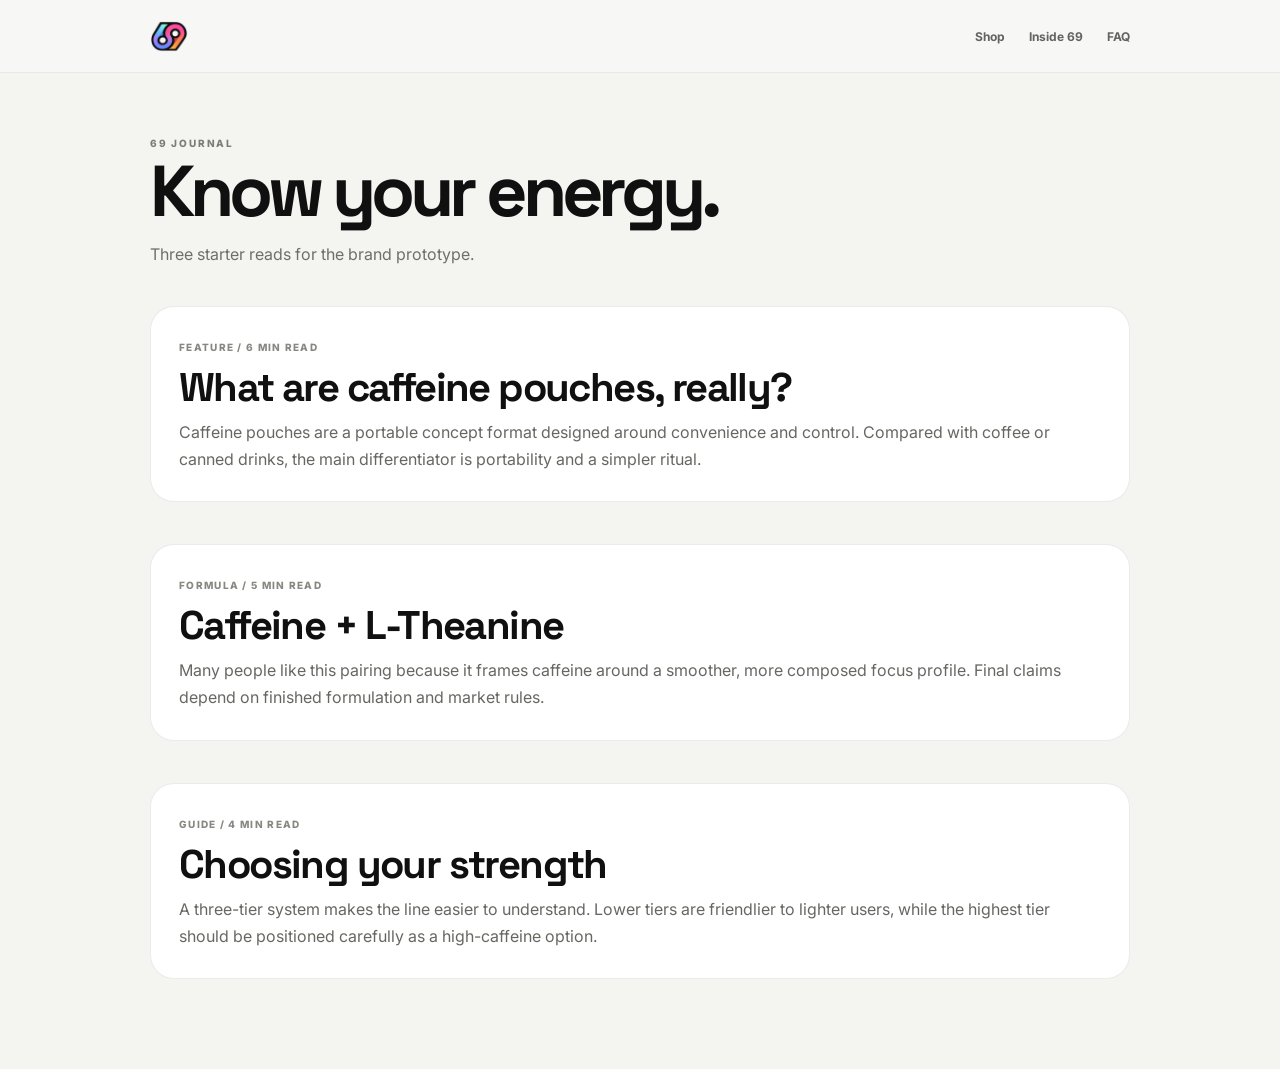
<file: blog.html>
<!doctype html>
<html lang="en">
<head>
  <meta charset="utf-8" />
  <meta name="viewport" content="width=device-width,initial-scale=1" />
  <title>69 Journal</title>
  <link rel="preconnect" href="https://fonts.googleapis.com">
  <link rel="preconnect" href="https://fonts.gstatic.com" crossorigin>
  <link href="https://fonts.googleapis.com/css2?family=Inter:wght@400;500;600;700;800&family=Space+Grotesk:wght@500;600;700&display=swap" rel="stylesheet">
  <link rel="stylesheet" href="blog.css?v=5full" />
</head>
<body>
  <header class="topbar">
    <div class="shell topbar-row">
      <a href="index.html" class="mark"><img src="69-logo-small.png" alt="69"></a>
      <nav><a href="index.html#shop">Shop</a><a href="index.html#inside">Inside 69</a><a href="index.html#faq">FAQ</a></nav>
    </div>
  </header>

  <main class="shell journal-main">
    <div class="journal-hero">
      <p>69 JOURNAL</p>
      <h1>Know your energy.</h1>
      <span>Three starter reads for the brand prototype.</span>
    </div>

    <article id="what-are-caffeine-pouches" class="story">
      <small>FEATURE / 6 MIN READ</small>
      <h2>What are caffeine pouches, really?</h2>
      <p>Caffeine pouches are a portable concept format designed around convenience and control. Compared with coffee or canned drinks, the main differentiator is portability and a simpler ritual.</p>
    </article>

    <article id="caffeine-theanine" class="story">
      <small>FORMULA / 5 MIN READ</small>
      <h2>Caffeine + L-Theanine</h2>
      <p>Many people like this pairing because it frames caffeine around a smoother, more composed focus profile. Final claims depend on finished formulation and market rules.</p>
    </article>

    <article id="strength" class="story">
      <small>GUIDE / 4 MIN READ</small>
      <h2>Choosing your strength</h2>
      <p>A three-tier system makes the line easier to understand. Lower tiers are friendlier to lighter users, while the highest tier should be positioned carefully as a high-caffeine option.</p>
    </article>
  </main>
</body>
</html>
</file>
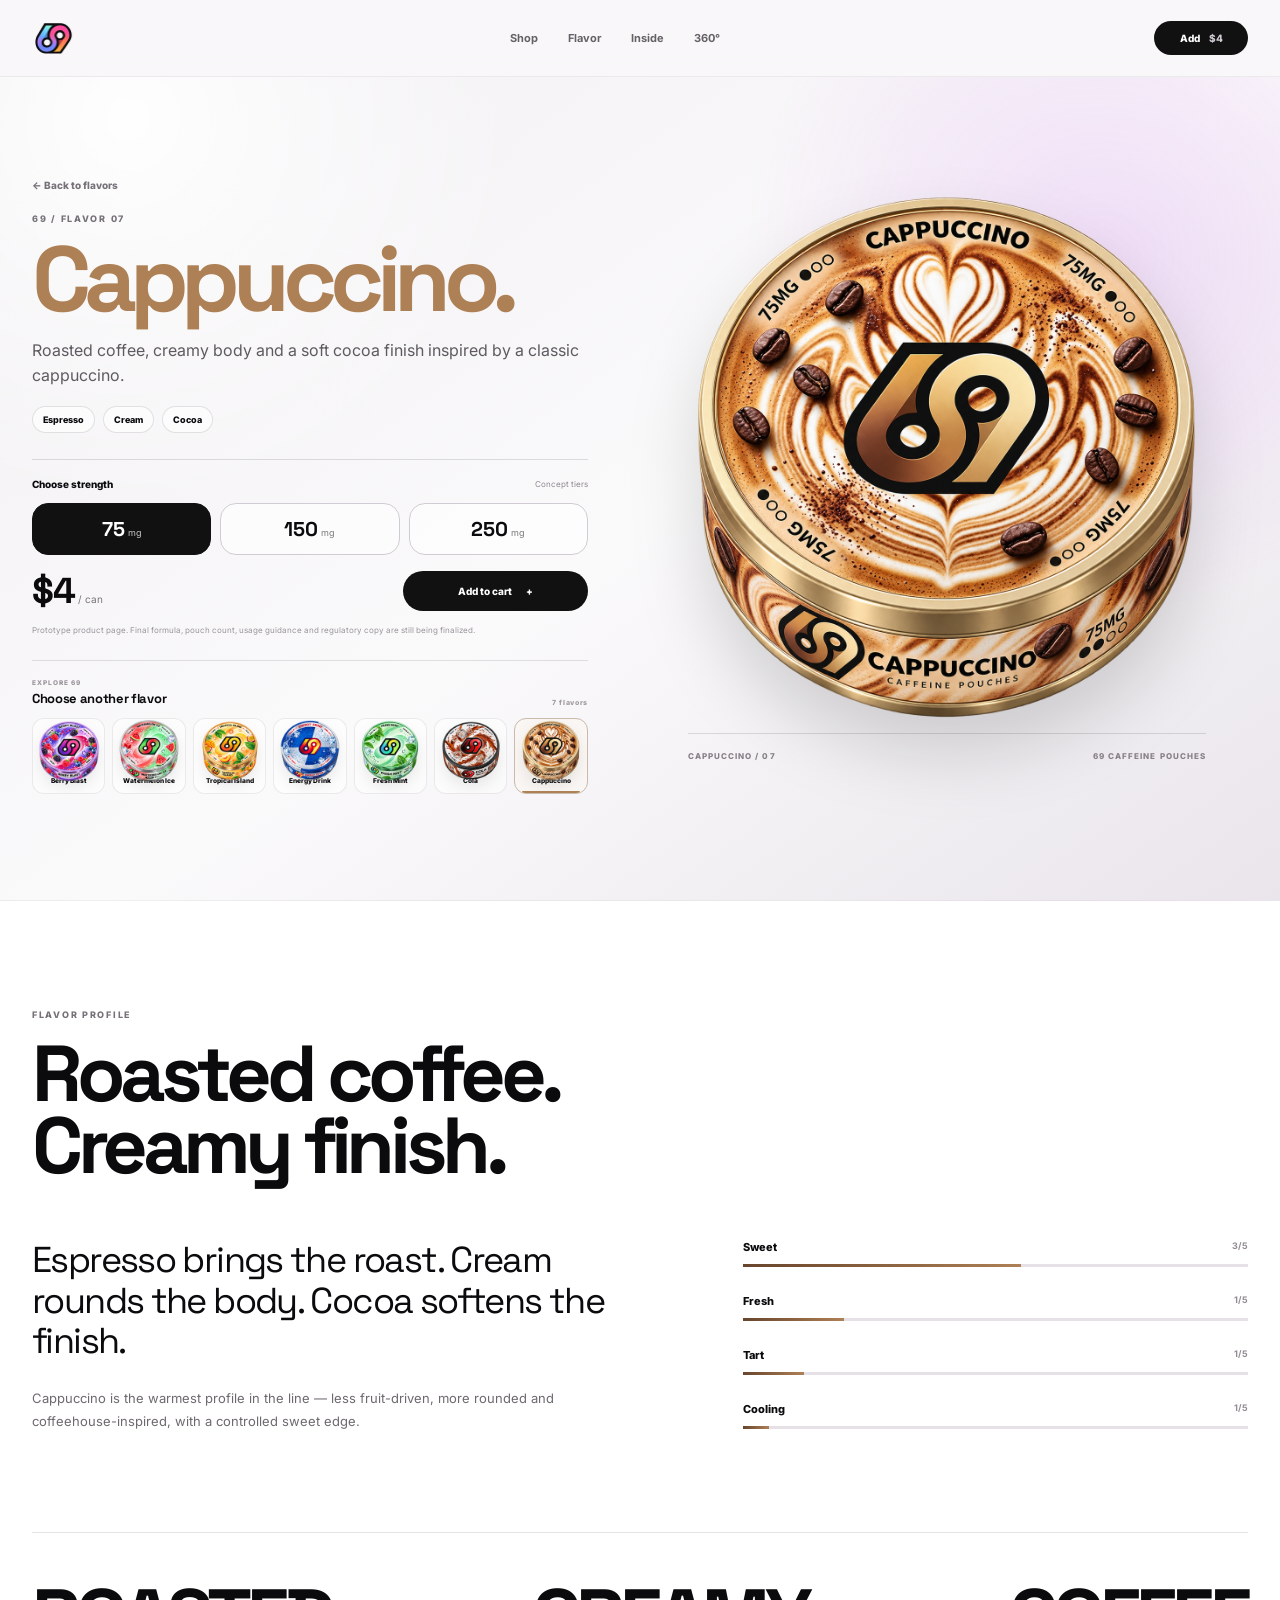
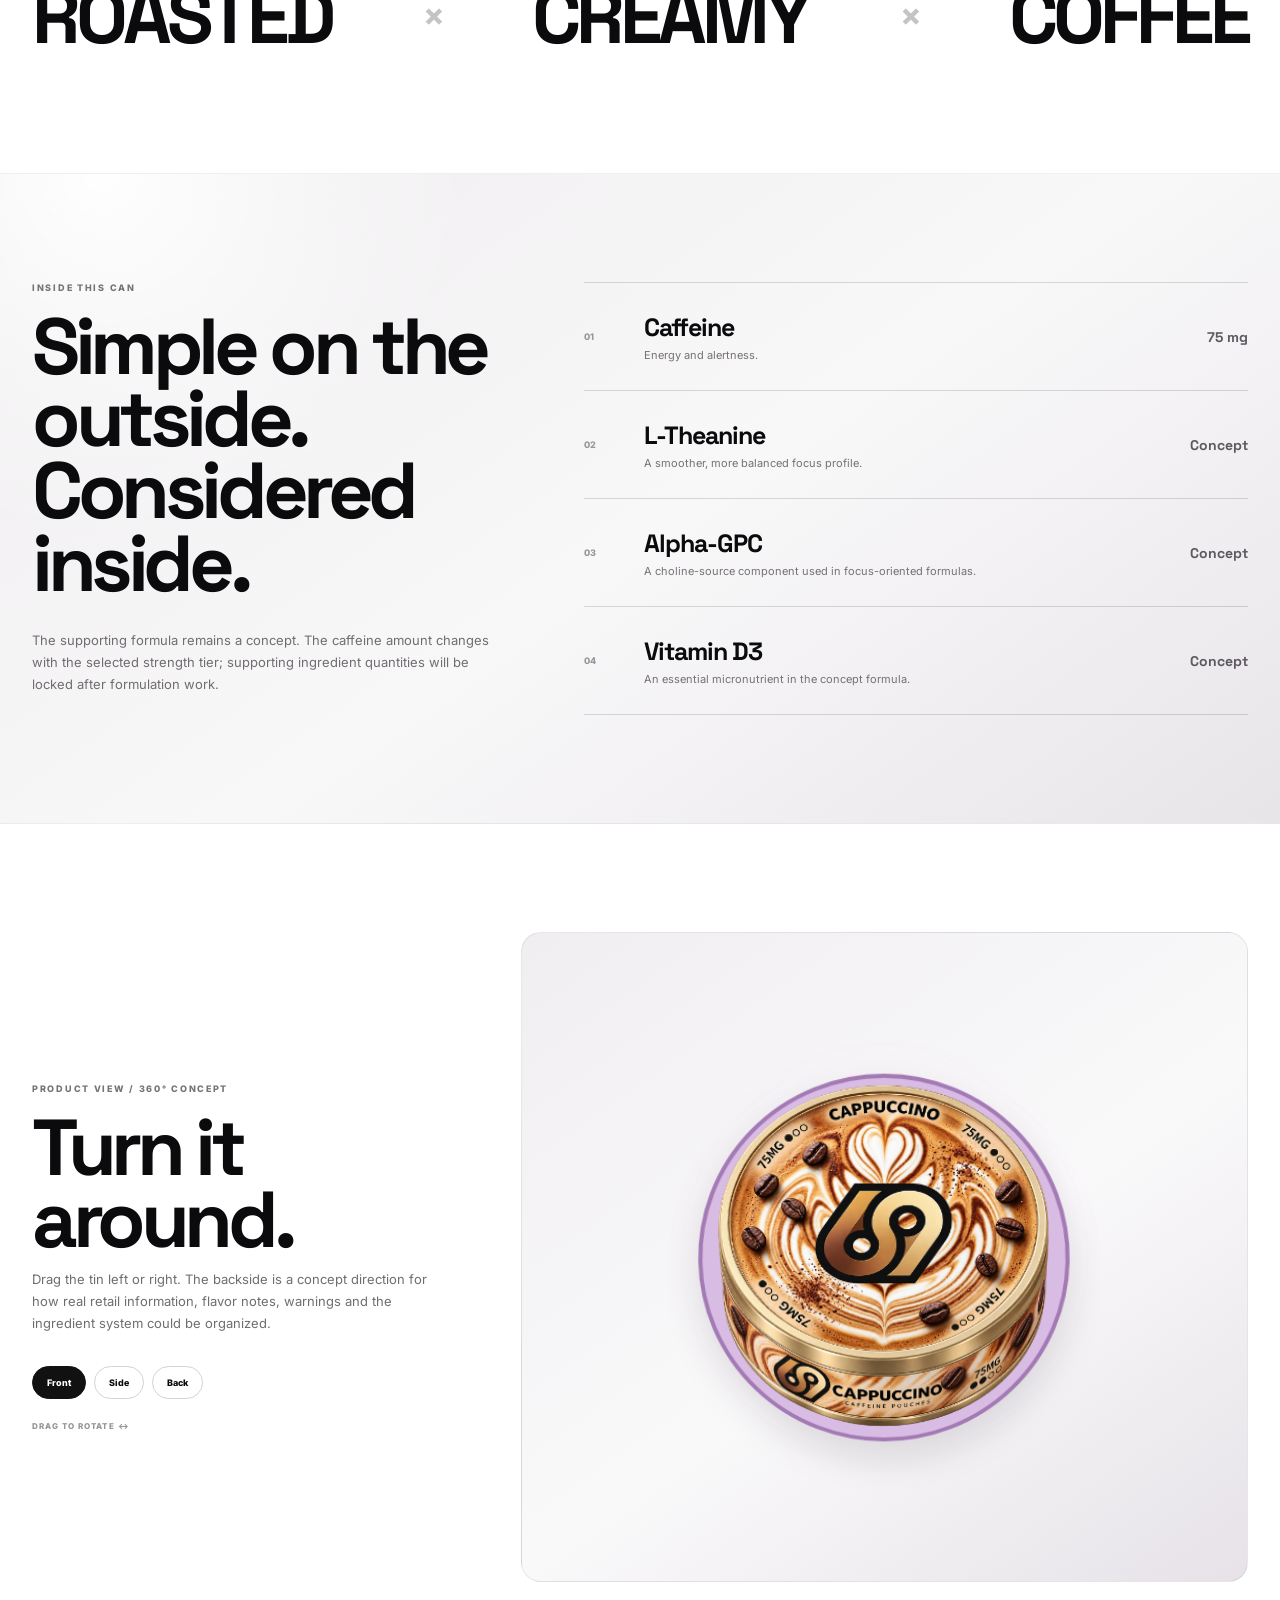
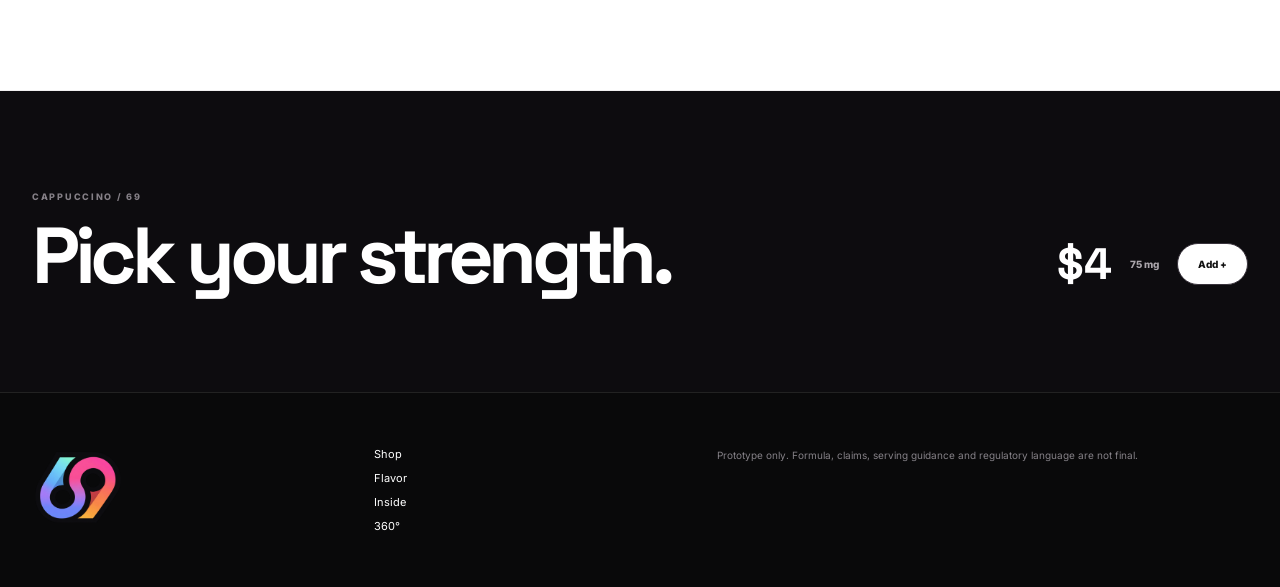
<file: cappuccino.html>
<!doctype html>
<html lang="en">
<head>
  <meta charset="utf-8">
  <meta name="viewport" content="width=device-width,initial-scale=1">
  <meta name="theme-color" content="#f5f3f6">
  <meta name="description" content="69 Cappuccino caffeine pouches — product concept page.">
  <title>Cappuccino — 69 Caffeine Pouches</title>
  <link rel="preconnect" href="https://fonts.googleapis.com">
  <link rel="preconnect" href="https://fonts.gstatic.com" crossorigin>
  <link href="https://fonts.googleapis.com/css2?family=Inter:wght@400;500;600;700;800&family=Space+Grotesk:wght@500;600;700&display=swap" rel="stylesheet">
  <link rel="stylesheet" href="product.css?v=brand-v4">
</head>
<body data-product-name="Cappuccino" data-product-slug="cappuccino" style="--berry:#ae8055;--berry-dark:#68452c;--berry-soft:#f7f1eb">
  <header class="site-header">
    <nav class="nav shell">
      <a class="wordmark product-logo-link" href="index.html" aria-label="69 homepage"><img src="69-logo-small.png" alt="69"></a>
      <div class="nav-links">
        <a href="index.html#shop">Shop</a>
        <a href="#profile">Flavor</a>
        <a href="#inside">Inside</a>
        <a href="#spin">360°</a>
      </div>
      <button class="cart-pill" id="topAdd" type="button">Add <span id="topPrice">$4</span></button>
    </nav>
  </header>

  <div class="sticky-buy" id="stickyBuy">
    <div class="shell sticky-buy-inner">
      <div class="sticky-product">
        <img src="cappuccino-clean-v4.png" alt="">
        <div><small>69 / CAPPUCCINO</small><strong>Cappuccino</strong></div>
      </div>
      <div class="sticky-actions">
        <div class="mini-strength" id="stickyStrength">75 mg</div>
        <strong id="stickyPrice">$4</strong>
        <button id="stickyAdd" type="button">Add +</button>
      </div>
    </div>
  </div>

  <main>
    <!-- HERO -->
    <section class="product-hero">
      <div class="shell product-hero-grid">
        <div class="product-copy reveal">
          <a class="back-link" href="index.html#shop">← Back to flavors</a>
          <p class="eyebrow">69 / FLAVOR 07</p>

          <h1><span>Cappuccino.</span></h1>

          <p class="product-lead">Roasted coffee, creamy body and a soft cocoa finish inspired by a classic cappuccino.</p>

          <div class="flavor-notes"><span>Espresso</span><span>Cream</span><span>Cocoa</span></div>

          <div class="buy-block">
            <div class="buy-label">
              <span>Choose strength</span>
              <small>Concept tiers</small>
            </div>

            <div class="strength-selector">
              <button class="active" data-strength="75" type="button"><strong>75</strong><span>mg</span></button>
              <button data-strength="150" type="button"><strong>150</strong><span>mg</span></button>
              <button data-strength="250" type="button"><strong>250</strong><span>mg</span></button>
            </div>

            <div class="buy-row">
              <div class="price">
                <strong id="price">$4</strong>
                <span>/ can</span>
              </div>
              <button class="add-main" id="addMain" type="button">Add to cart <span>+</span></button>
            </div>

            <p class="concept-note">
              Prototype product page. Final formula, pouch count, usage guidance and regulatory copy are still being finalized.
            </p>
          </div>

        <div class="hero-flavor-switcher reveal">
          <div class="hero-flavor-switcher-head">
            <div>
              <small>EXPLORE 69</small>
              <strong>Choose another flavor</strong>
            </div>
            <span>7 flavors</span>
          </div>
          <div class="hero-flavor-list">
            
          <a class="hero-flavor-card" href="berry-blast.html" style="--dock:#b044df">
            <div class="hero-flavor-thumb">
              <img src="berry-blast-clean-v4.png" alt="Berry Blast">
            </div>
            <span>Berry Blast</span>
          </a>
          <a class="hero-flavor-card" href="watermelon-ice.html" style="--dock:#38b978">
            <div class="hero-flavor-thumb">
              <img src="watermelon-ice-clean-v4.png" alt="Watermelon Ice">
            </div>
            <span>Watermelon Ice</span>
          </a>
          <a class="hero-flavor-card" href="tropical-island.html" style="--dock:#eda13a">
            <div class="hero-flavor-thumb">
              <img src="tropical-island-clean-v4.png" alt="Tropical Island">
            </div>
            <span>Tropical Island</span>
          </a>
          <a class="hero-flavor-card" href="energy-drink.html" style="--dock:#3f72d8">
            <div class="hero-flavor-thumb">
              <img src="energy-drink-clean-v4.png" alt="Energy Drink">
            </div>
            <span>Energy Drink</span>
          </a>
          <a class="hero-flavor-card" href="fresh-mint.html" style="--dock:#4fbd79">
            <div class="hero-flavor-thumb">
              <img src="fresh-mint-clean-v4.png" alt="Fresh Mint">
            </div>
            <span>Fresh Mint</span>
          </a>
          <a class="hero-flavor-card" href="cola.html" style="--dock:#a34e34">
            <div class="hero-flavor-thumb">
              <img src="cola-clean-v4.png" alt="Cola">
            </div>
            <span>Cola</span>
          </a>
          <a class="hero-flavor-card active" href="cappuccino.html" style="--dock:#ae8055">
            <div class="hero-flavor-thumb">
              <img src="cappuccino-clean-v4.png" alt="Cappuccino">
            </div>
            <span>Cappuccino</span>
          </a>
          </div>
        </div>
    
        </div>

        <div class="product-stage reveal">
          <div class="stage-aura"></div>
          <div class="stage-number" aria-hidden="true">69</div>
          <img class="hero-product" src="cappuccino-clean-v4.png" alt="Cappuccino 69 caffeine pouch tin">
          <div class="stage-caption">
            <span>CAPPUCCINO / 07</span>
            <span>69 CAFFEINE POUCHES</span>
          </div>
        </div>
      </div>
    </section>
<!-- FLAVOR PROFILE -->
    <section class="section section-profile" id="profile">
      <div class="shell">
        <div class="section-title reveal">
          <p class="eyebrow">FLAVOR PROFILE</p>
          <h2>Roasted coffee.<br>Creamy finish.</h2>
        </div>

        <div class="profile-grid">
          <div class="profile-copy reveal">
            <p class="big-copy">Espresso brings the roast. Cream rounds the body. Cocoa softens the finish.</p>
            <p class="body-copy">Cappuccino is the warmest profile in the line — less fruit-driven, more rounded and coffeehouse-inspired, with a controlled sweet edge.</p>
          </div>

          <div class="meters reveal"><div class="meter">
          <div><span>Sweet</span><strong>3/5</strong></div>
          <i><b style="--level:55%"></b></i>
        </div><div class="meter">
          <div><span>Fresh</span><strong>1/5</strong></div>
          <i><b style="--level:20%"></b></i>
        </div><div class="meter">
          <div><span>Tart</span><strong>1/5</strong></div>
          <i><b style="--level:12%"></b></i>
        </div><div class="meter">
          <div><span>Cooling</span><strong>1/5</strong></div>
          <i><b style="--level:5%"></b></i>
        </div></div></div><div class="taste-statement reveal"><span>ROASTED</span><i>×</i><span>CREAMY</span><i>×</i><span>COFFEE</span></div>
      </div>
    </section>

    <!-- INSIDE -->
    <section class="section section-inside" id="inside">
      <div class="shell inside-grid">
        <div class="inside-intro reveal">
          <p class="eyebrow">INSIDE THIS CAN</p>
          <h2>Simple on the outside.<br>Considered inside.</h2>
          <p>
            The supporting formula remains a concept. The caffeine amount changes with the selected strength tier;
            supporting ingredient quantities will be locked after formulation work.
          </p>
        </div>

        <div class="ingredients reveal">
          <article>
            <span>01</span>
            <div>
              <h3>Caffeine</h3>
              <p>Energy and alertness.</p>
            </div>
            <strong id="caffeineAmount">75 mg</strong>
          </article>
          <article>
            <span>02</span>
            <div>
              <h3>L-Theanine</h3>
              <p>A smoother, more balanced focus profile.</p>
            </div>
            <strong>Concept</strong>
          </article>
          <article>
            <span>03</span>
            <div>
              <h3>Alpha-GPC</h3>
              <p>A choline-source component used in focus-oriented formulas.</p>
            </div>
            <strong>Concept</strong>
          </article>
          <article>
            <span>04</span>
            <div>
              <h3>Vitamin D3</h3>
              <p>An essential micronutrient in the concept formula.</p>
            </div>
            <strong>Concept</strong>
          </article>
        </div>
      </div>
    </section>

    <!-- INTERACTIVE 3D -->
    <section class="section section-spin" id="spin">
      <div class="shell spin-grid">
        <div class="spin-copy reveal">
          <p class="eyebrow">PRODUCT VIEW / 360° CONCEPT</p>
          <h2>Turn it around.</h2>
          <p>
            Drag the tin left or right. The backside is a concept direction for how real retail information,
            flavor notes, warnings and the ingredient system could be organized.
          </p>

          <div class="view-buttons">
            <button data-view="0" class="active" type="button">Front</button>
            <button data-view="-90" type="button">Side</button>
            <button data-view="-180" type="button">Back</button>
          </div>

          <small class="drag-hint">DRAG TO ROTATE ↔</small>
        </div>

        <div class="viewer reveal" id="viewer">
          <div class="viewer-glow"></div>

          <div class="tin-model" id="tinModel">
            <div class="tin-face tin-front">
              <img src="cappuccino-front-flat.png" alt="Cappuccino front label">
            </div>

            <div class="tin-face tin-back">
              <div class="back-label">
                <div class="back-logo"><img src="69-logo-small.png" alt="69"></div>
                <h3>CAPPUCCINO</h3>
                <small>CAFFEINE POUCHES</small>

                <p class="back-description">Cappuccino-inspired flavor with espresso, cream and cocoa notes.</p>

                <div class="back-flavor">ESPRESSO · CREAM · COCOA</div>

                <div class="back-rule"></div>

                <div class="back-icons">
                  <div><b>C</b><span>Caffeine</span></div>
                  <div><b>L</b><span>L-Theanine</span></div>
                  <div><b>A</b><span>Alpha-GPC</span></div>
                  <div><b>D</b><span>Vitamin D3</span></div>
                </div>

                <div class="back-bottom">
                  <div class="pouch-placeholder">
                    <small>POUCH COUNT</small>
                    <strong>—</strong>
                    <span>FINAL TBC</span>
                  </div>

                  <div class="warning">
                    <strong>CONCEPT WARNING PANEL</strong>
                    <p>Contains caffeine. Final serving guidance, age restrictions and market-specific wording require regulatory review.</p>
                  </div>
                </div>

                <div class="barcode">
                  <i></i><i></i><b></b><i></i><b></b><i></i><i></i><b></b><i></i><b></b><i></i>
                </div>
                <div class="concept-mark">69 / PACKAGING CONCEPT / NOT FINAL</div>
              </div>
            </div>

            <div class="tin-side side-a">
              <div class="side-brand">69</div>
              <div class="side-name">CAPPUCCINO</div>
              <div class="side-small">CAFFEINE POUCHES</div>
            </div>

            <div class="tin-side side-b">
              <div class="side-brand">69</div>
              <div class="side-name">CAPPUCCINO</div>
              <div class="side-small">CAFFEINE POUCHES</div>
            </div>
          </div>
        </div>
      </div>
    </section>

    <section class="final-buy">
      <div class="shell final-buy-grid reveal">
        <div>
          <p class="eyebrow">CAPPUCCINO / 69</p>
          <h2>Pick your strength.</h2>
        </div>
        <div class="final-price">
          <strong id="finalPrice">$4</strong>
          <span id="finalStrength">75 mg</span>
          <button id="finalAdd" type="button">Add +</button>
        </div>
      </div>
    </section>
  </main>

  <footer>
    <div class="shell footer-grid">
      <div class="footer-logo"><img src="69-logo.png" alt="69"></div>
      <div class="footer-links">
        <a href="index.html#shop">Shop</a>
        <a href="#profile">Flavor</a>
        <a href="#inside">Inside</a>
        <a href="#spin">360°</a>
      </div>
      <p>Prototype only. Formula, claims, serving guidance and regulatory language are not final.</p>
    </div>
  </footer>

  <div class="toast" id="toast"></div>
  <script src="product.js?v=brand-v4"></script>
</body>
</html>
</file>
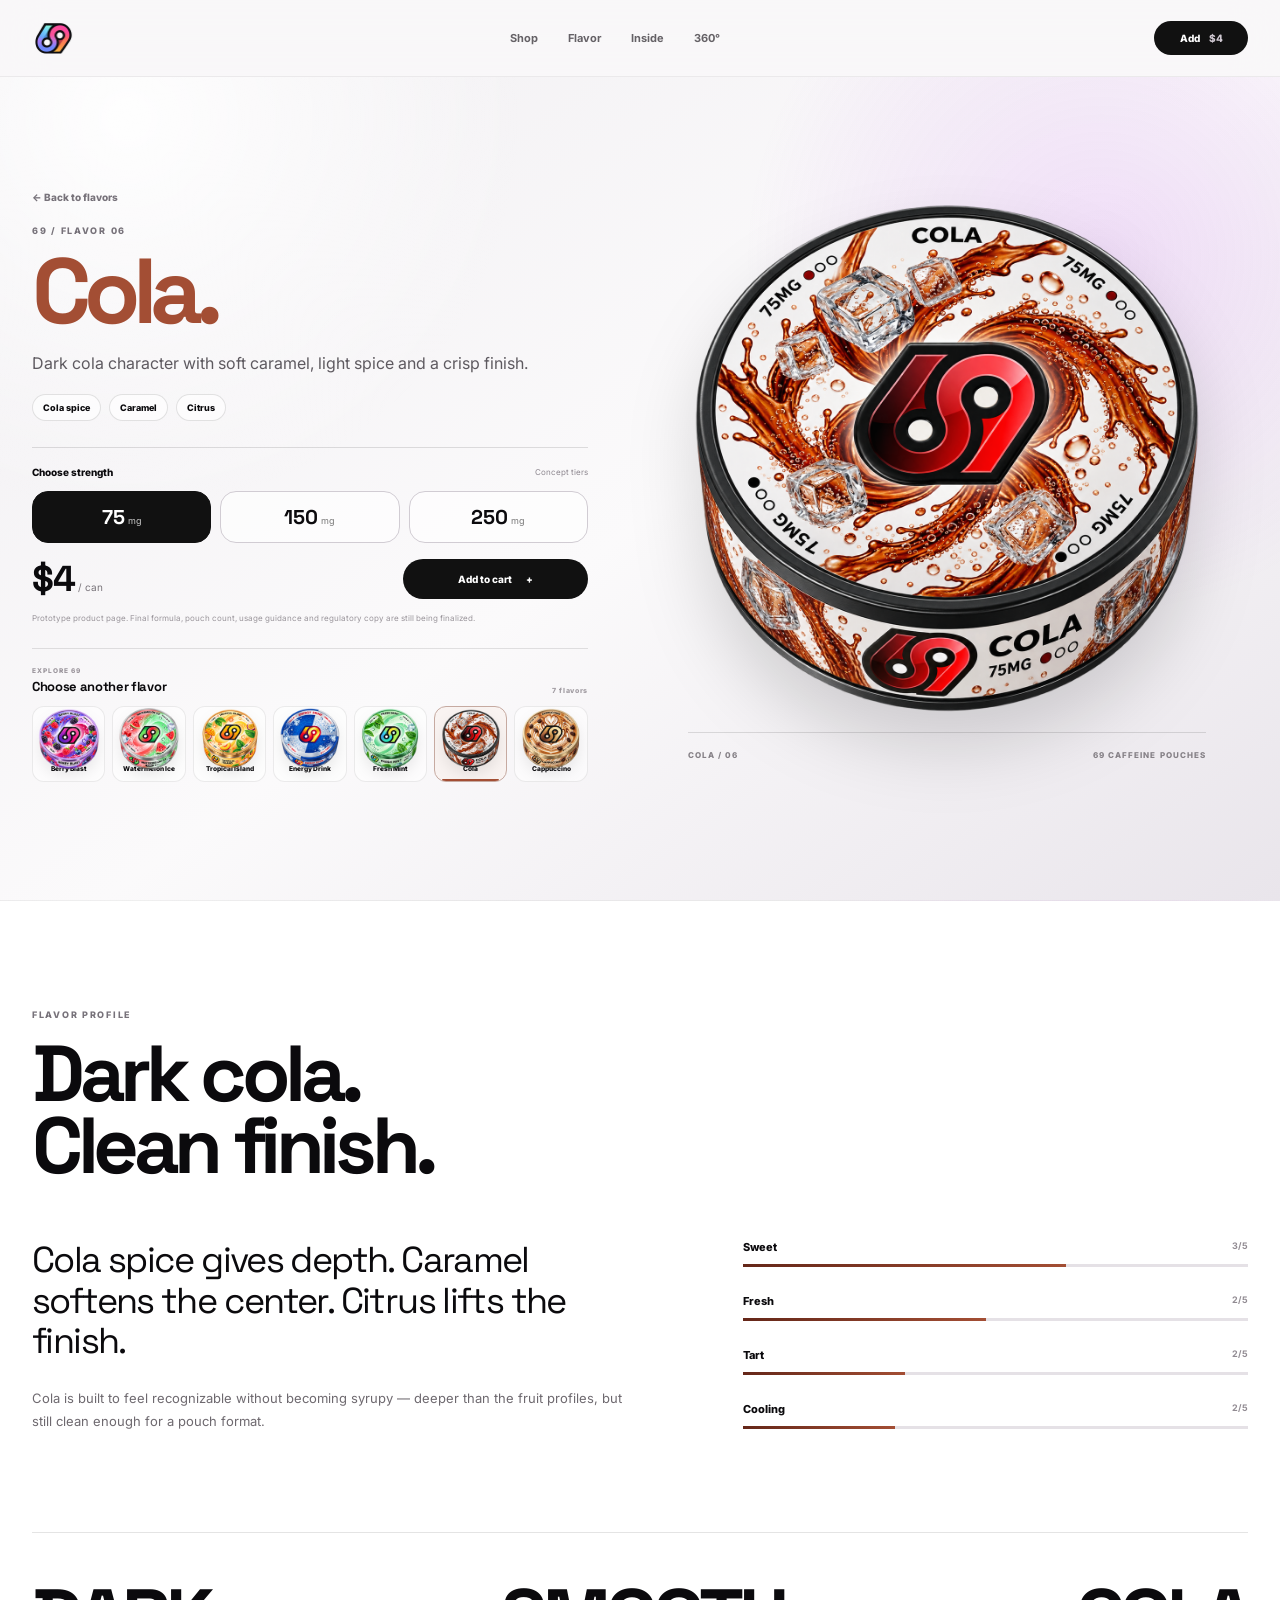
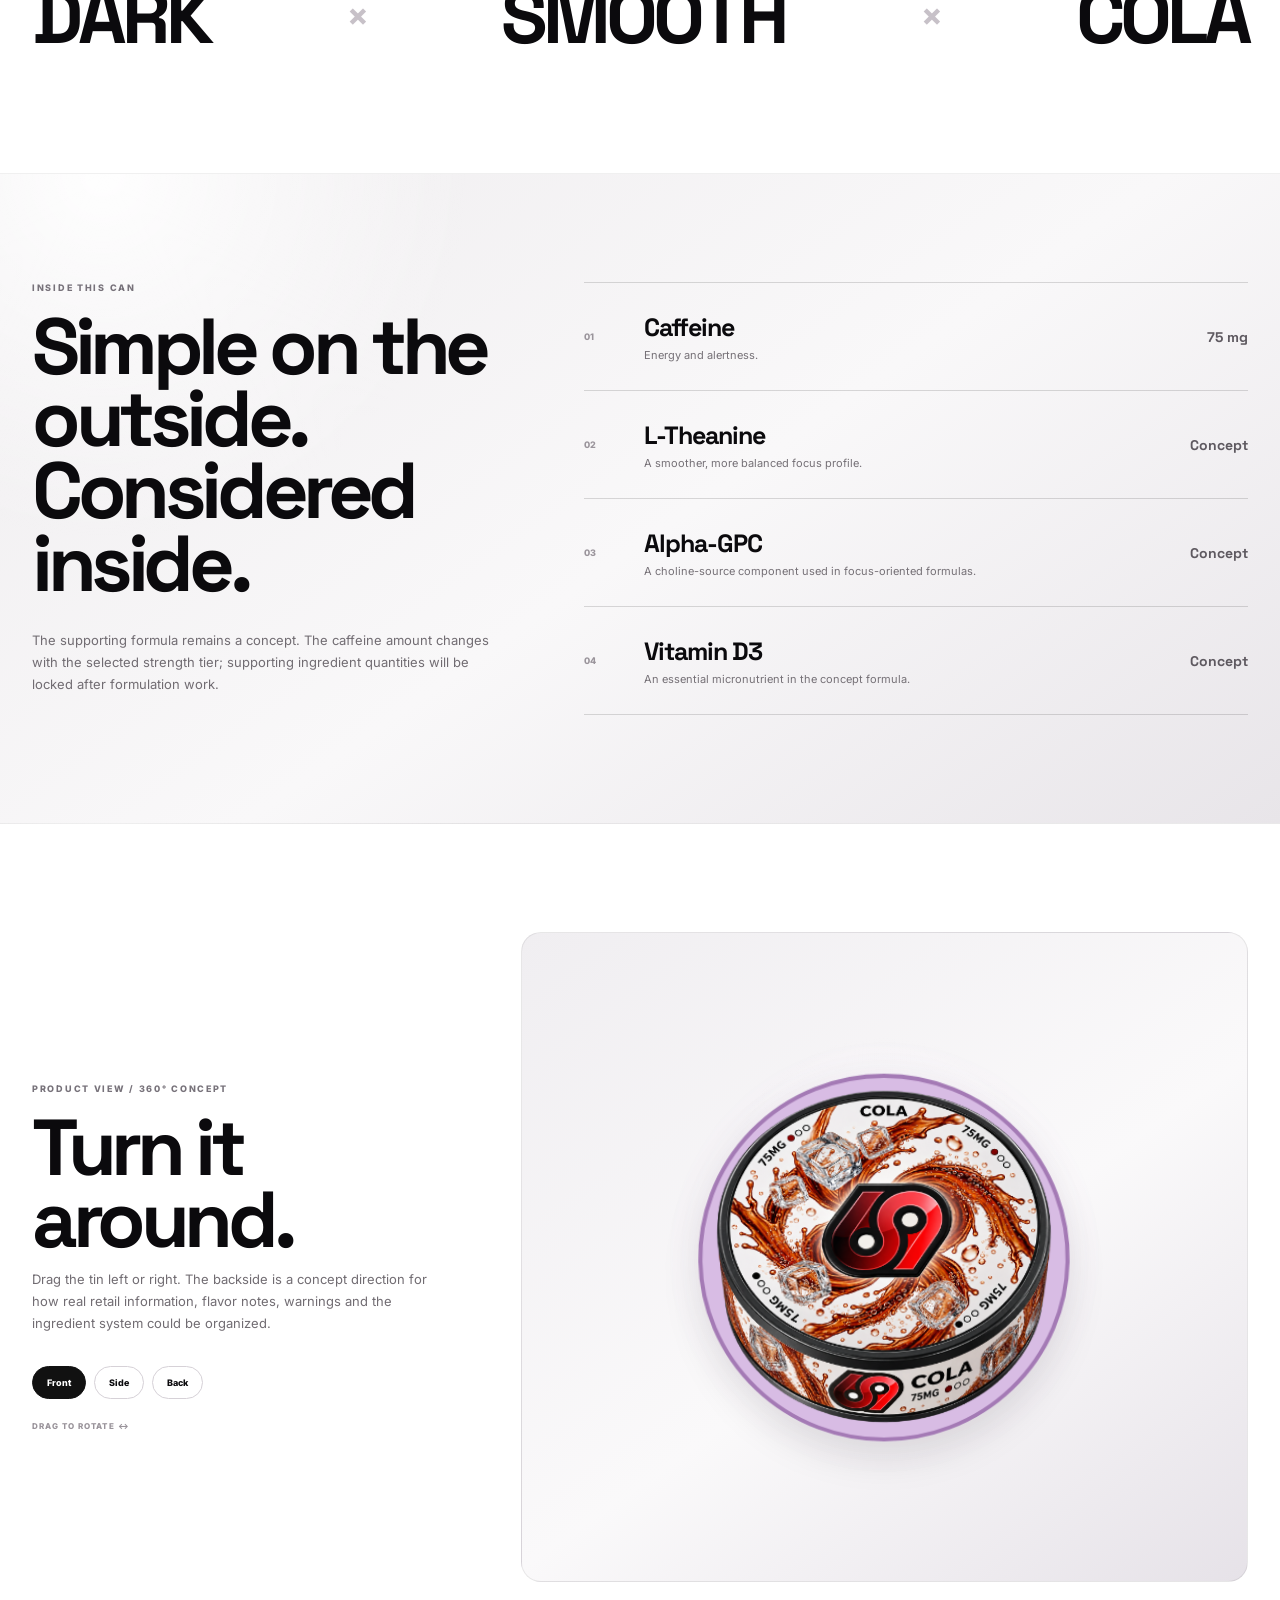
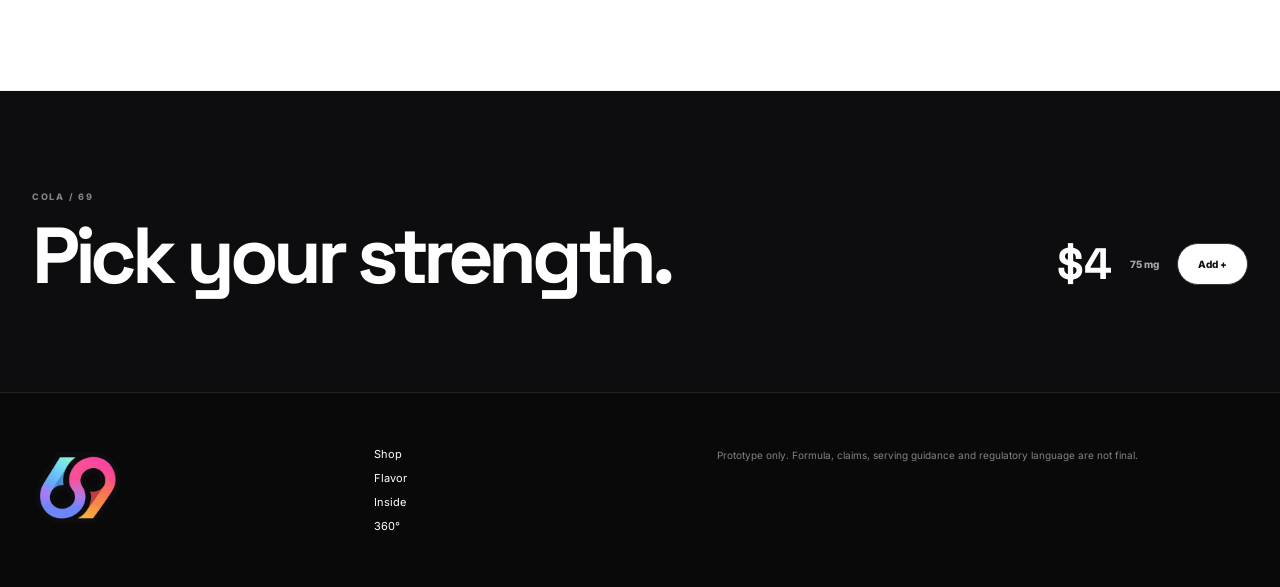
<file: cola.html>
<!doctype html>
<html lang="en">
<head>
  <meta charset="utf-8">
  <meta name="viewport" content="width=device-width,initial-scale=1">
  <meta name="theme-color" content="#f5f3f6">
  <meta name="description" content="69 Cola caffeine pouches — product concept page.">
  <title>Cola — 69 Caffeine Pouches</title>
  <link rel="preconnect" href="https://fonts.googleapis.com">
  <link rel="preconnect" href="https://fonts.gstatic.com" crossorigin>
  <link href="https://fonts.googleapis.com/css2?family=Inter:wght@400;500;600;700;800&family=Space+Grotesk:wght@500;600;700&display=swap" rel="stylesheet">
  <link rel="stylesheet" href="product.css?v=brand-v4">
</head>
<body data-product-name="Cola" data-product-slug="cola" style="--berry:#a34e34;--berry-dark:#652719;--berry-soft:#f7eeeb">
  <header class="site-header">
    <nav class="nav shell">
      <a class="wordmark product-logo-link" href="index.html" aria-label="69 homepage"><img src="69-logo-small.png" alt="69"></a>
      <div class="nav-links">
        <a href="index.html#shop">Shop</a>
        <a href="#profile">Flavor</a>
        <a href="#inside">Inside</a>
        <a href="#spin">360°</a>
      </div>
      <button class="cart-pill" id="topAdd" type="button">Add <span id="topPrice">$4</span></button>
    </nav>
  </header>

  <div class="sticky-buy" id="stickyBuy">
    <div class="shell sticky-buy-inner">
      <div class="sticky-product">
        <img src="cola-clean-v4.png" alt="">
        <div><small>69 / COLA</small><strong>Cola</strong></div>
      </div>
      <div class="sticky-actions">
        <div class="mini-strength" id="stickyStrength">75 mg</div>
        <strong id="stickyPrice">$4</strong>
        <button id="stickyAdd" type="button">Add +</button>
      </div>
    </div>
  </div>

  <main>
    <!-- HERO -->
    <section class="product-hero">
      <div class="shell product-hero-grid">
        <div class="product-copy reveal">
          <a class="back-link" href="index.html#shop">← Back to flavors</a>
          <p class="eyebrow">69 / FLAVOR 06</p>

          <h1><span>Cola.</span></h1>

          <p class="product-lead">Dark cola character with soft caramel, light spice and a crisp finish.</p>

          <div class="flavor-notes"><span>Cola spice</span><span>Caramel</span><span>Citrus</span></div>

          <div class="buy-block">
            <div class="buy-label">
              <span>Choose strength</span>
              <small>Concept tiers</small>
            </div>

            <div class="strength-selector">
              <button class="active" data-strength="75" type="button"><strong>75</strong><span>mg</span></button>
              <button data-strength="150" type="button"><strong>150</strong><span>mg</span></button>
              <button data-strength="250" type="button"><strong>250</strong><span>mg</span></button>
            </div>

            <div class="buy-row">
              <div class="price">
                <strong id="price">$4</strong>
                <span>/ can</span>
              </div>
              <button class="add-main" id="addMain" type="button">Add to cart <span>+</span></button>
            </div>

            <p class="concept-note">
              Prototype product page. Final formula, pouch count, usage guidance and regulatory copy are still being finalized.
            </p>
          </div>

        <div class="hero-flavor-switcher reveal">
          <div class="hero-flavor-switcher-head">
            <div>
              <small>EXPLORE 69</small>
              <strong>Choose another flavor</strong>
            </div>
            <span>7 flavors</span>
          </div>
          <div class="hero-flavor-list">
            
          <a class="hero-flavor-card" href="berry-blast.html" style="--dock:#b044df">
            <div class="hero-flavor-thumb">
              <img src="berry-blast-clean-v4.png" alt="Berry Blast">
            </div>
            <span>Berry Blast</span>
          </a>
          <a class="hero-flavor-card" href="watermelon-ice.html" style="--dock:#38b978">
            <div class="hero-flavor-thumb">
              <img src="watermelon-ice-clean-v4.png" alt="Watermelon Ice">
            </div>
            <span>Watermelon Ice</span>
          </a>
          <a class="hero-flavor-card" href="tropical-island.html" style="--dock:#eda13a">
            <div class="hero-flavor-thumb">
              <img src="tropical-island-clean-v4.png" alt="Tropical Island">
            </div>
            <span>Tropical Island</span>
          </a>
          <a class="hero-flavor-card" href="energy-drink.html" style="--dock:#3f72d8">
            <div class="hero-flavor-thumb">
              <img src="energy-drink-clean-v4.png" alt="Energy Drink">
            </div>
            <span>Energy Drink</span>
          </a>
          <a class="hero-flavor-card" href="fresh-mint.html" style="--dock:#4fbd79">
            <div class="hero-flavor-thumb">
              <img src="fresh-mint-clean-v4.png" alt="Fresh Mint">
            </div>
            <span>Fresh Mint</span>
          </a>
          <a class="hero-flavor-card active" href="cola.html" style="--dock:#a34e34">
            <div class="hero-flavor-thumb">
              <img src="cola-clean-v4.png" alt="Cola">
            </div>
            <span>Cola</span>
          </a>
          <a class="hero-flavor-card" href="cappuccino.html" style="--dock:#ae8055">
            <div class="hero-flavor-thumb">
              <img src="cappuccino-clean-v4.png" alt="Cappuccino">
            </div>
            <span>Cappuccino</span>
          </a>
          </div>
        </div>
    
        </div>

        <div class="product-stage reveal">
          <div class="stage-aura"></div>
          <div class="stage-number" aria-hidden="true">69</div>
          <img class="hero-product" src="cola-clean-v4.png" alt="Cola 69 caffeine pouch tin">
          <div class="stage-caption">
            <span>COLA / 06</span>
            <span>69 CAFFEINE POUCHES</span>
          </div>
        </div>
      </div>
    </section>
<!-- FLAVOR PROFILE -->
    <section class="section section-profile" id="profile">
      <div class="shell">
        <div class="section-title reveal">
          <p class="eyebrow">FLAVOR PROFILE</p>
          <h2>Dark cola.<br>Clean finish.</h2>
        </div>

        <div class="profile-grid">
          <div class="profile-copy reveal">
            <p class="big-copy">Cola spice gives depth. Caramel softens the center. Citrus lifts the finish.</p>
            <p class="body-copy">Cola is built to feel recognizable without becoming syrupy — deeper than the fruit profiles, but still clean enough for a pouch format.</p>
          </div>

          <div class="meters reveal"><div class="meter">
          <div><span>Sweet</span><strong>3/5</strong></div>
          <i><b style="--level:64%"></b></i>
        </div><div class="meter">
          <div><span>Fresh</span><strong>2/5</strong></div>
          <i><b style="--level:48%"></b></i>
        </div><div class="meter">
          <div><span>Tart</span><strong>2/5</strong></div>
          <i><b style="--level:32%"></b></i>
        </div><div class="meter">
          <div><span>Cooling</span><strong>2/5</strong></div>
          <i><b style="--level:30%"></b></i>
        </div></div></div><div class="taste-statement reveal"><span>DARK</span><i>×</i><span>SMOOTH</span><i>×</i><span>COLA</span></div>
      </div>
    </section>

    <!-- INSIDE -->
    <section class="section section-inside" id="inside">
      <div class="shell inside-grid">
        <div class="inside-intro reveal">
          <p class="eyebrow">INSIDE THIS CAN</p>
          <h2>Simple on the outside.<br>Considered inside.</h2>
          <p>
            The supporting formula remains a concept. The caffeine amount changes with the selected strength tier;
            supporting ingredient quantities will be locked after formulation work.
          </p>
        </div>

        <div class="ingredients reveal">
          <article>
            <span>01</span>
            <div>
              <h3>Caffeine</h3>
              <p>Energy and alertness.</p>
            </div>
            <strong id="caffeineAmount">75 mg</strong>
          </article>
          <article>
            <span>02</span>
            <div>
              <h3>L-Theanine</h3>
              <p>A smoother, more balanced focus profile.</p>
            </div>
            <strong>Concept</strong>
          </article>
          <article>
            <span>03</span>
            <div>
              <h3>Alpha-GPC</h3>
              <p>A choline-source component used in focus-oriented formulas.</p>
            </div>
            <strong>Concept</strong>
          </article>
          <article>
            <span>04</span>
            <div>
              <h3>Vitamin D3</h3>
              <p>An essential micronutrient in the concept formula.</p>
            </div>
            <strong>Concept</strong>
          </article>
        </div>
      </div>
    </section>

    <!-- INTERACTIVE 3D -->
    <section class="section section-spin" id="spin">
      <div class="shell spin-grid">
        <div class="spin-copy reveal">
          <p class="eyebrow">PRODUCT VIEW / 360° CONCEPT</p>
          <h2>Turn it around.</h2>
          <p>
            Drag the tin left or right. The backside is a concept direction for how real retail information,
            flavor notes, warnings and the ingredient system could be organized.
          </p>

          <div class="view-buttons">
            <button data-view="0" class="active" type="button">Front</button>
            <button data-view="-90" type="button">Side</button>
            <button data-view="-180" type="button">Back</button>
          </div>

          <small class="drag-hint">DRAG TO ROTATE ↔</small>
        </div>

        <div class="viewer reveal" id="viewer">
          <div class="viewer-glow"></div>

          <div class="tin-model" id="tinModel">
            <div class="tin-face tin-front">
              <img src="cola-front-flat.png" alt="Cola front label">
            </div>

            <div class="tin-face tin-back">
              <div class="back-label">
                <div class="back-logo"><img src="69-logo-small.png" alt="69"></div>
                <h3>COLA</h3>
                <small>CAFFEINE POUCHES</small>

                <p class="back-description">Cola flavor with caramel, spice and a light citrus finish.</p>

                <div class="back-flavor">COLA SPICE · CARAMEL · CITRUS</div>

                <div class="back-rule"></div>

                <div class="back-icons">
                  <div><b>C</b><span>Caffeine</span></div>
                  <div><b>L</b><span>L-Theanine</span></div>
                  <div><b>A</b><span>Alpha-GPC</span></div>
                  <div><b>D</b><span>Vitamin D3</span></div>
                </div>

                <div class="back-bottom">
                  <div class="pouch-placeholder">
                    <small>POUCH COUNT</small>
                    <strong>—</strong>
                    <span>FINAL TBC</span>
                  </div>

                  <div class="warning">
                    <strong>CONCEPT WARNING PANEL</strong>
                    <p>Contains caffeine. Final serving guidance, age restrictions and market-specific wording require regulatory review.</p>
                  </div>
                </div>

                <div class="barcode">
                  <i></i><i></i><b></b><i></i><b></b><i></i><i></i><b></b><i></i><b></b><i></i>
                </div>
                <div class="concept-mark">69 / PACKAGING CONCEPT / NOT FINAL</div>
              </div>
            </div>

            <div class="tin-side side-a">
              <div class="side-brand">69</div>
              <div class="side-name">COLA</div>
              <div class="side-small">CAFFEINE POUCHES</div>
            </div>

            <div class="tin-side side-b">
              <div class="side-brand">69</div>
              <div class="side-name">COLA</div>
              <div class="side-small">CAFFEINE POUCHES</div>
            </div>
          </div>
        </div>
      </div>
    </section>

    <section class="final-buy">
      <div class="shell final-buy-grid reveal">
        <div>
          <p class="eyebrow">COLA / 69</p>
          <h2>Pick your strength.</h2>
        </div>
        <div class="final-price">
          <strong id="finalPrice">$4</strong>
          <span id="finalStrength">75 mg</span>
          <button id="finalAdd" type="button">Add +</button>
        </div>
      </div>
    </section>
  </main>

  <footer>
    <div class="shell footer-grid">
      <div class="footer-logo"><img src="69-logo.png" alt="69"></div>
      <div class="footer-links">
        <a href="index.html#shop">Shop</a>
        <a href="#profile">Flavor</a>
        <a href="#inside">Inside</a>
        <a href="#spin">360°</a>
      </div>
      <p>Prototype only. Formula, claims, serving guidance and regulatory language are not final.</p>
    </div>
  </footer>

  <div class="toast" id="toast"></div>
  <script src="product.js?v=brand-v4"></script>
</body>
</html>
</file>
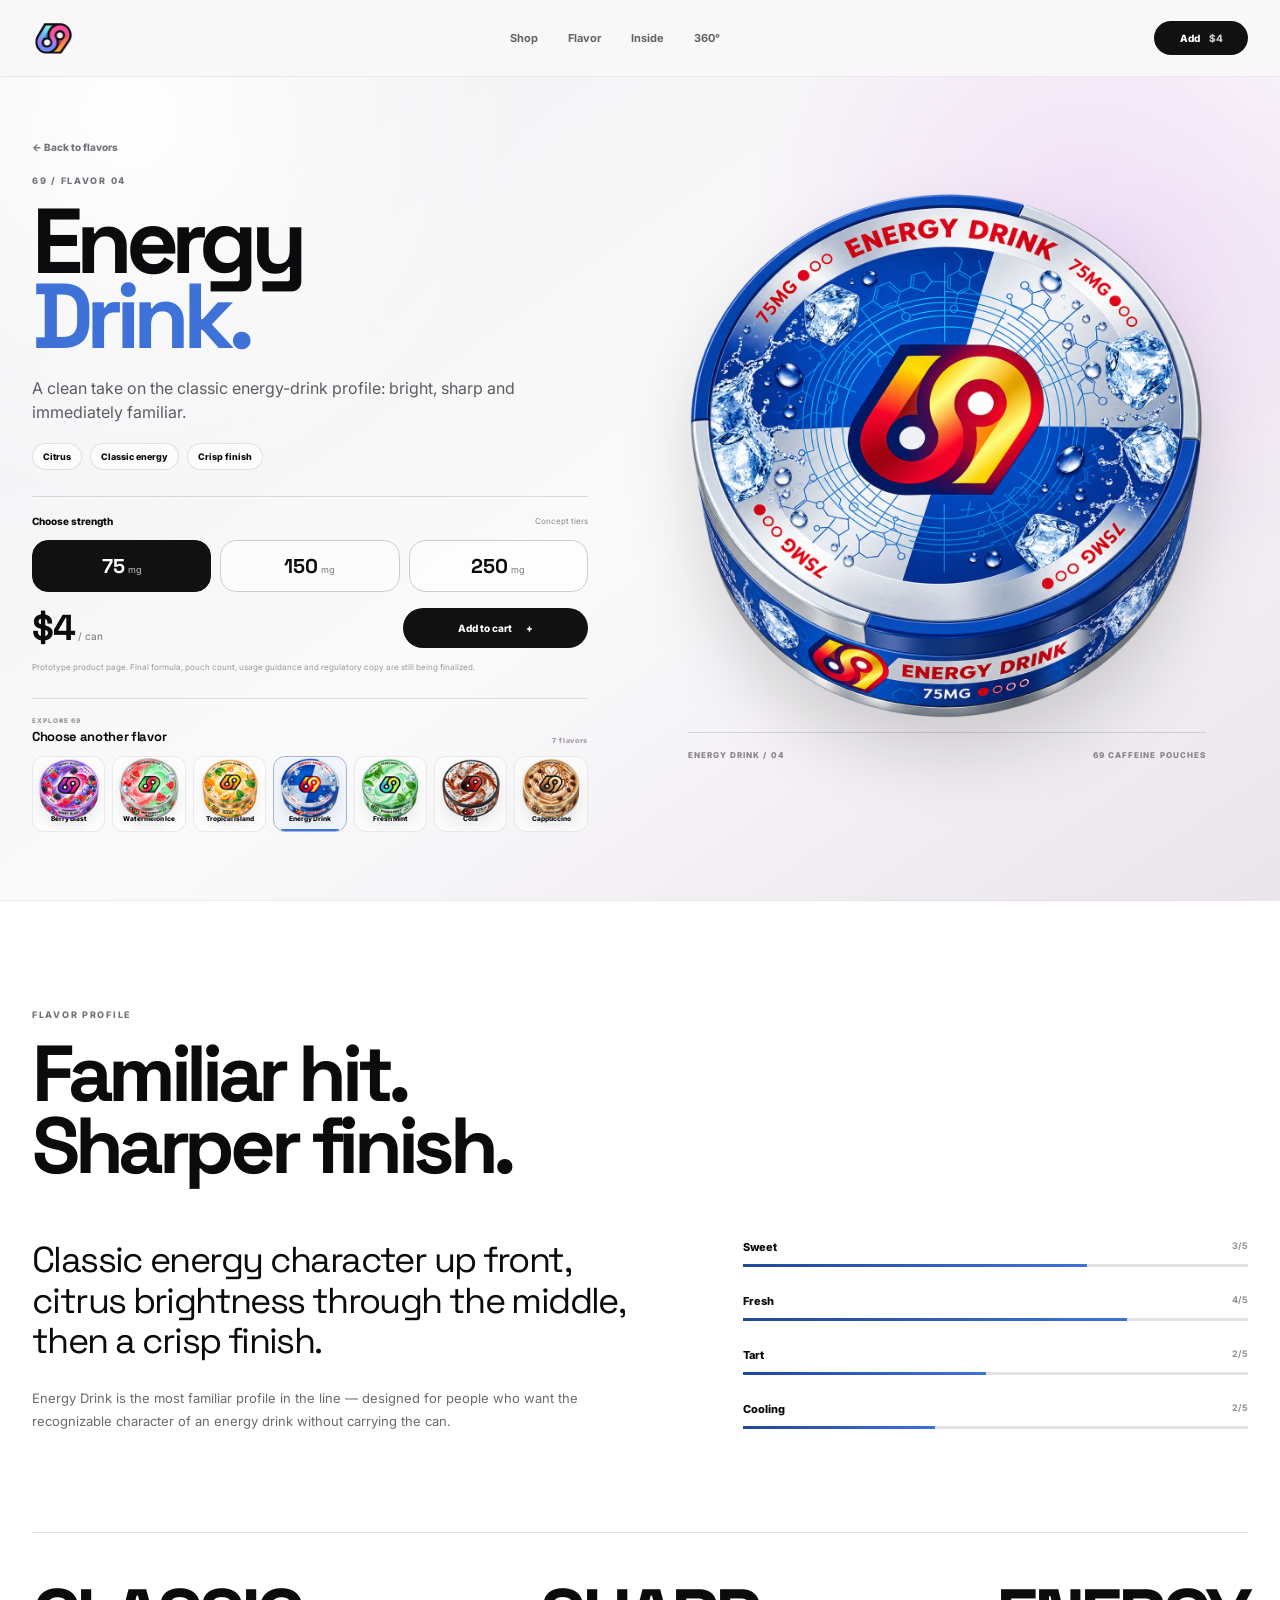
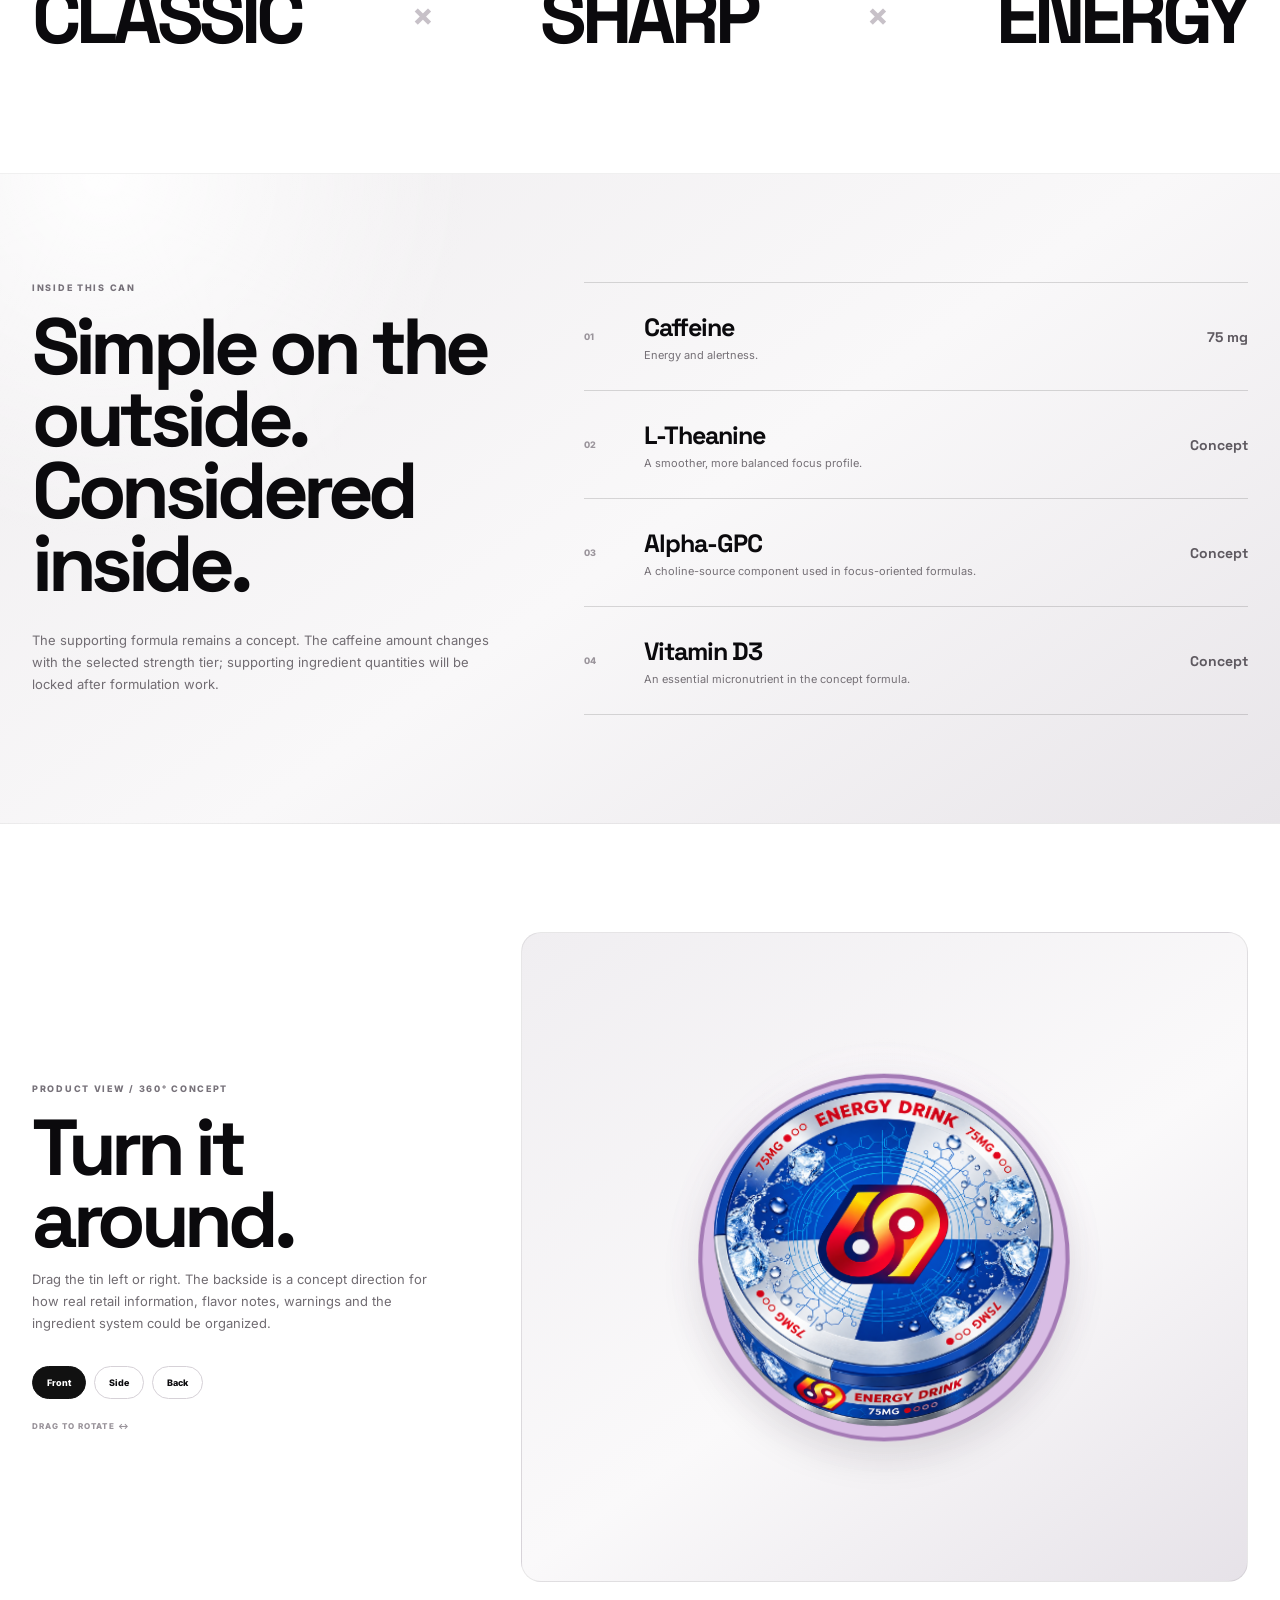
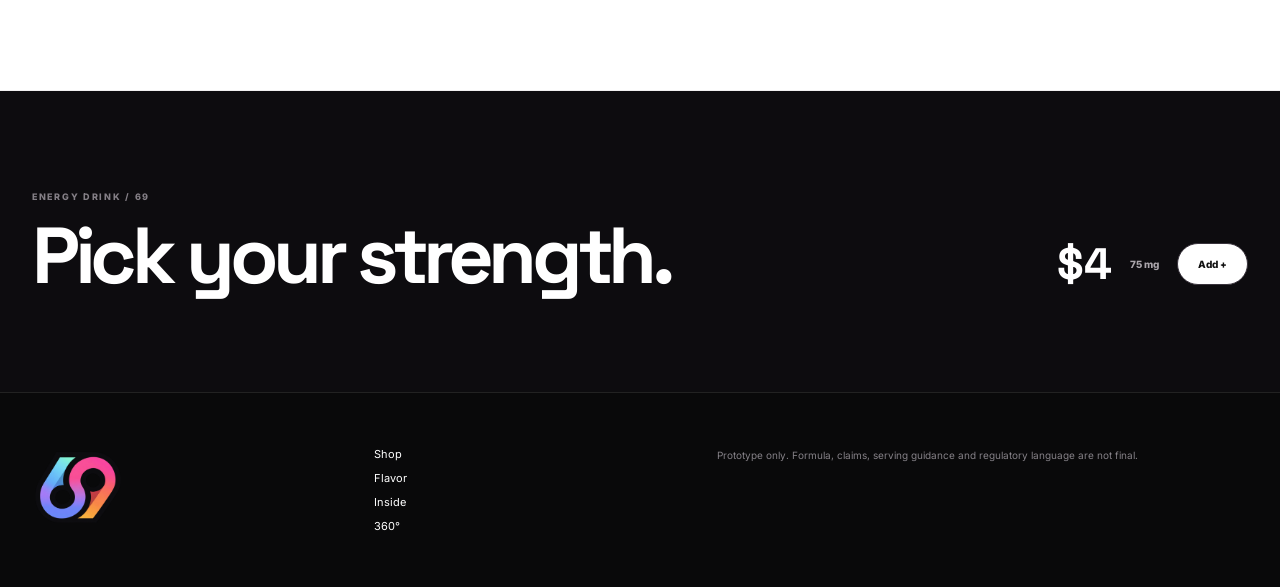
<file: energy-drink.html>
<!doctype html>
<html lang="en">
<head>
  <meta charset="utf-8">
  <meta name="viewport" content="width=device-width,initial-scale=1">
  <meta name="theme-color" content="#f5f3f6">
  <meta name="description" content="69 Energy Drink caffeine pouches — product concept page.">
  <title>Energy Drink — 69 Caffeine Pouches</title>
  <link rel="preconnect" href="https://fonts.googleapis.com">
  <link rel="preconnect" href="https://fonts.gstatic.com" crossorigin>
  <link href="https://fonts.googleapis.com/css2?family=Inter:wght@400;500;600;700;800&family=Space+Grotesk:wght@500;600;700&display=swap" rel="stylesheet">
  <link rel="stylesheet" href="product.css?v=brand-v4">
</head>
<body data-product-name="Energy Drink" data-product-slug="energy-drink" style="--berry:#3f72d8;--berry-dark:#214899;--berry-soft:#edf2fd">
  <header class="site-header">
    <nav class="nav shell">
      <a class="wordmark product-logo-link" href="index.html" aria-label="69 homepage"><img src="69-logo-small.png" alt="69"></a>
      <div class="nav-links">
        <a href="index.html#shop">Shop</a>
        <a href="#profile">Flavor</a>
        <a href="#inside">Inside</a>
        <a href="#spin">360°</a>
      </div>
      <button class="cart-pill" id="topAdd" type="button">Add <span id="topPrice">$4</span></button>
    </nav>
  </header>

  <div class="sticky-buy" id="stickyBuy">
    <div class="shell sticky-buy-inner">
      <div class="sticky-product">
        <img src="energy-drink-clean-v4.png" alt="">
        <div><small>69 / ENERGY DRINK</small><strong>Energy Drink</strong></div>
      </div>
      <div class="sticky-actions">
        <div class="mini-strength" id="stickyStrength">75 mg</div>
        <strong id="stickyPrice">$4</strong>
        <button id="stickyAdd" type="button">Add +</button>
      </div>
    </div>
  </div>

  <main>
    <!-- HERO -->
    <section class="product-hero">
      <div class="shell product-hero-grid">
        <div class="product-copy reveal">
          <a class="back-link" href="index.html#shop">← Back to flavors</a>
          <p class="eyebrow">69 / FLAVOR 04</p>

          <h1>Energy<br><span>Drink.</span></h1>

          <p class="product-lead">A clean take on the classic energy-drink profile: bright, sharp and immediately familiar.</p>

          <div class="flavor-notes"><span>Citrus</span><span>Classic energy</span><span>Crisp finish</span></div>

          <div class="buy-block">
            <div class="buy-label">
              <span>Choose strength</span>
              <small>Concept tiers</small>
            </div>

            <div class="strength-selector">
              <button class="active" data-strength="75" type="button"><strong>75</strong><span>mg</span></button>
              <button data-strength="150" type="button"><strong>150</strong><span>mg</span></button>
              <button data-strength="250" type="button"><strong>250</strong><span>mg</span></button>
            </div>

            <div class="buy-row">
              <div class="price">
                <strong id="price">$4</strong>
                <span>/ can</span>
              </div>
              <button class="add-main" id="addMain" type="button">Add to cart <span>+</span></button>
            </div>

            <p class="concept-note">
              Prototype product page. Final formula, pouch count, usage guidance and regulatory copy are still being finalized.
            </p>
          </div>

        <div class="hero-flavor-switcher reveal">
          <div class="hero-flavor-switcher-head">
            <div>
              <small>EXPLORE 69</small>
              <strong>Choose another flavor</strong>
            </div>
            <span>7 flavors</span>
          </div>
          <div class="hero-flavor-list">
            
          <a class="hero-flavor-card" href="berry-blast.html" style="--dock:#b044df">
            <div class="hero-flavor-thumb">
              <img src="berry-blast-clean-v4.png" alt="Berry Blast">
            </div>
            <span>Berry Blast</span>
          </a>
          <a class="hero-flavor-card" href="watermelon-ice.html" style="--dock:#38b978">
            <div class="hero-flavor-thumb">
              <img src="watermelon-ice-clean-v4.png" alt="Watermelon Ice">
            </div>
            <span>Watermelon Ice</span>
          </a>
          <a class="hero-flavor-card" href="tropical-island.html" style="--dock:#eda13a">
            <div class="hero-flavor-thumb">
              <img src="tropical-island-clean-v4.png" alt="Tropical Island">
            </div>
            <span>Tropical Island</span>
          </a>
          <a class="hero-flavor-card active" href="energy-drink.html" style="--dock:#3f72d8">
            <div class="hero-flavor-thumb">
              <img src="energy-drink-clean-v4.png" alt="Energy Drink">
            </div>
            <span>Energy Drink</span>
          </a>
          <a class="hero-flavor-card" href="fresh-mint.html" style="--dock:#4fbd79">
            <div class="hero-flavor-thumb">
              <img src="fresh-mint-clean-v4.png" alt="Fresh Mint">
            </div>
            <span>Fresh Mint</span>
          </a>
          <a class="hero-flavor-card" href="cola.html" style="--dock:#a34e34">
            <div class="hero-flavor-thumb">
              <img src="cola-clean-v4.png" alt="Cola">
            </div>
            <span>Cola</span>
          </a>
          <a class="hero-flavor-card" href="cappuccino.html" style="--dock:#ae8055">
            <div class="hero-flavor-thumb">
              <img src="cappuccino-clean-v4.png" alt="Cappuccino">
            </div>
            <span>Cappuccino</span>
          </a>
          </div>
        </div>
    
        </div>

        <div class="product-stage reveal">
          <div class="stage-aura"></div>
          <div class="stage-number" aria-hidden="true">69</div>
          <img class="hero-product" src="energy-drink-clean-v4.png" alt="Energy Drink 69 caffeine pouch tin">
          <div class="stage-caption">
            <span>ENERGY DRINK / 04</span>
            <span>69 CAFFEINE POUCHES</span>
          </div>
        </div>
      </div>
    </section>
<!-- FLAVOR PROFILE -->
    <section class="section section-profile" id="profile">
      <div class="shell">
        <div class="section-title reveal">
          <p class="eyebrow">FLAVOR PROFILE</p>
          <h2>Familiar hit.<br>Sharper finish.</h2>
        </div>

        <div class="profile-grid">
          <div class="profile-copy reveal">
            <p class="big-copy">Classic energy character up front, citrus brightness through the middle, then a crisp finish.</p>
            <p class="body-copy">Energy Drink is the most familiar profile in the line — designed for people who want the recognizable character of an energy drink without carrying the can.</p>
          </div>

          <div class="meters reveal"><div class="meter">
          <div><span>Sweet</span><strong>3/5</strong></div>
          <i><b style="--level:68%"></b></i>
        </div><div class="meter">
          <div><span>Fresh</span><strong>4/5</strong></div>
          <i><b style="--level:76%"></b></i>
        </div><div class="meter">
          <div><span>Tart</span><strong>2/5</strong></div>
          <i><b style="--level:48%"></b></i>
        </div><div class="meter">
          <div><span>Cooling</span><strong>2/5</strong></div>
          <i><b style="--level:38%"></b></i>
        </div></div></div><div class="taste-statement reveal"><span>CLASSIC</span><i>×</i><span>SHARP</span><i>×</i><span>ENERGY</span></div>
      </div>
    </section>

    <!-- INSIDE -->
    <section class="section section-inside" id="inside">
      <div class="shell inside-grid">
        <div class="inside-intro reveal">
          <p class="eyebrow">INSIDE THIS CAN</p>
          <h2>Simple on the outside.<br>Considered inside.</h2>
          <p>
            The supporting formula remains a concept. The caffeine amount changes with the selected strength tier;
            supporting ingredient quantities will be locked after formulation work.
          </p>
        </div>

        <div class="ingredients reveal">
          <article>
            <span>01</span>
            <div>
              <h3>Caffeine</h3>
              <p>Energy and alertness.</p>
            </div>
            <strong id="caffeineAmount">75 mg</strong>
          </article>
          <article>
            <span>02</span>
            <div>
              <h3>L-Theanine</h3>
              <p>A smoother, more balanced focus profile.</p>
            </div>
            <strong>Concept</strong>
          </article>
          <article>
            <span>03</span>
            <div>
              <h3>Alpha-GPC</h3>
              <p>A choline-source component used in focus-oriented formulas.</p>
            </div>
            <strong>Concept</strong>
          </article>
          <article>
            <span>04</span>
            <div>
              <h3>Vitamin D3</h3>
              <p>An essential micronutrient in the concept formula.</p>
            </div>
            <strong>Concept</strong>
          </article>
        </div>
      </div>
    </section>

    <!-- INTERACTIVE 3D -->
    <section class="section section-spin" id="spin">
      <div class="shell spin-grid">
        <div class="spin-copy reveal">
          <p class="eyebrow">PRODUCT VIEW / 360° CONCEPT</p>
          <h2>Turn it around.</h2>
          <p>
            Drag the tin left or right. The backside is a concept direction for how real retail information,
            flavor notes, warnings and the ingredient system could be organized.
          </p>

          <div class="view-buttons">
            <button data-view="0" class="active" type="button">Front</button>
            <button data-view="-90" type="button">Side</button>
            <button data-view="-180" type="button">Back</button>
          </div>

          <small class="drag-hint">DRAG TO ROTATE ↔</small>
        </div>

        <div class="viewer reveal" id="viewer">
          <div class="viewer-glow"></div>

          <div class="tin-model" id="tinModel">
            <div class="tin-face tin-front">
              <img src="energy-drink-front-flat.png" alt="Energy Drink front label">
            </div>

            <div class="tin-face tin-back">
              <div class="back-label">
                <div class="back-logo"><img src="69-logo-small.png" alt="69"></div>
                <h3>ENERGY DRINK</h3>
                <small>CAFFEINE POUCHES</small>

                <p class="back-description">Classic energy-drink inspired flavor with a crisp citrus edge.</p>

                <div class="back-flavor">CITRUS · CLASSIC ENERGY · CRISP FINISH</div>

                <div class="back-rule"></div>

                <div class="back-icons">
                  <div><b>C</b><span>Caffeine</span></div>
                  <div><b>L</b><span>L-Theanine</span></div>
                  <div><b>A</b><span>Alpha-GPC</span></div>
                  <div><b>D</b><span>Vitamin D3</span></div>
                </div>

                <div class="back-bottom">
                  <div class="pouch-placeholder">
                    <small>POUCH COUNT</small>
                    <strong>—</strong>
                    <span>FINAL TBC</span>
                  </div>

                  <div class="warning">
                    <strong>CONCEPT WARNING PANEL</strong>
                    <p>Contains caffeine. Final serving guidance, age restrictions and market-specific wording require regulatory review.</p>
                  </div>
                </div>

                <div class="barcode">
                  <i></i><i></i><b></b><i></i><b></b><i></i><i></i><b></b><i></i><b></b><i></i>
                </div>
                <div class="concept-mark">69 / PACKAGING CONCEPT / NOT FINAL</div>
              </div>
            </div>

            <div class="tin-side side-a">
              <div class="side-brand">69</div>
              <div class="side-name">ENERGY DRINK</div>
              <div class="side-small">CAFFEINE POUCHES</div>
            </div>

            <div class="tin-side side-b">
              <div class="side-brand">69</div>
              <div class="side-name">ENERGY DRINK</div>
              <div class="side-small">CAFFEINE POUCHES</div>
            </div>
          </div>
        </div>
      </div>
    </section>

    <section class="final-buy">
      <div class="shell final-buy-grid reveal">
        <div>
          <p class="eyebrow">ENERGY DRINK / 69</p>
          <h2>Pick your strength.</h2>
        </div>
        <div class="final-price">
          <strong id="finalPrice">$4</strong>
          <span id="finalStrength">75 mg</span>
          <button id="finalAdd" type="button">Add +</button>
        </div>
      </div>
    </section>
  </main>

  <footer>
    <div class="shell footer-grid">
      <div class="footer-logo"><img src="69-logo.png" alt="69"></div>
      <div class="footer-links">
        <a href="index.html#shop">Shop</a>
        <a href="#profile">Flavor</a>
        <a href="#inside">Inside</a>
        <a href="#spin">360°</a>
      </div>
      <p>Prototype only. Formula, claims, serving guidance and regulatory language are not final.</p>
    </div>
  </footer>

  <div class="toast" id="toast"></div>
  <script src="product.js?v=brand-v4"></script>
</body>
</html>
</file>
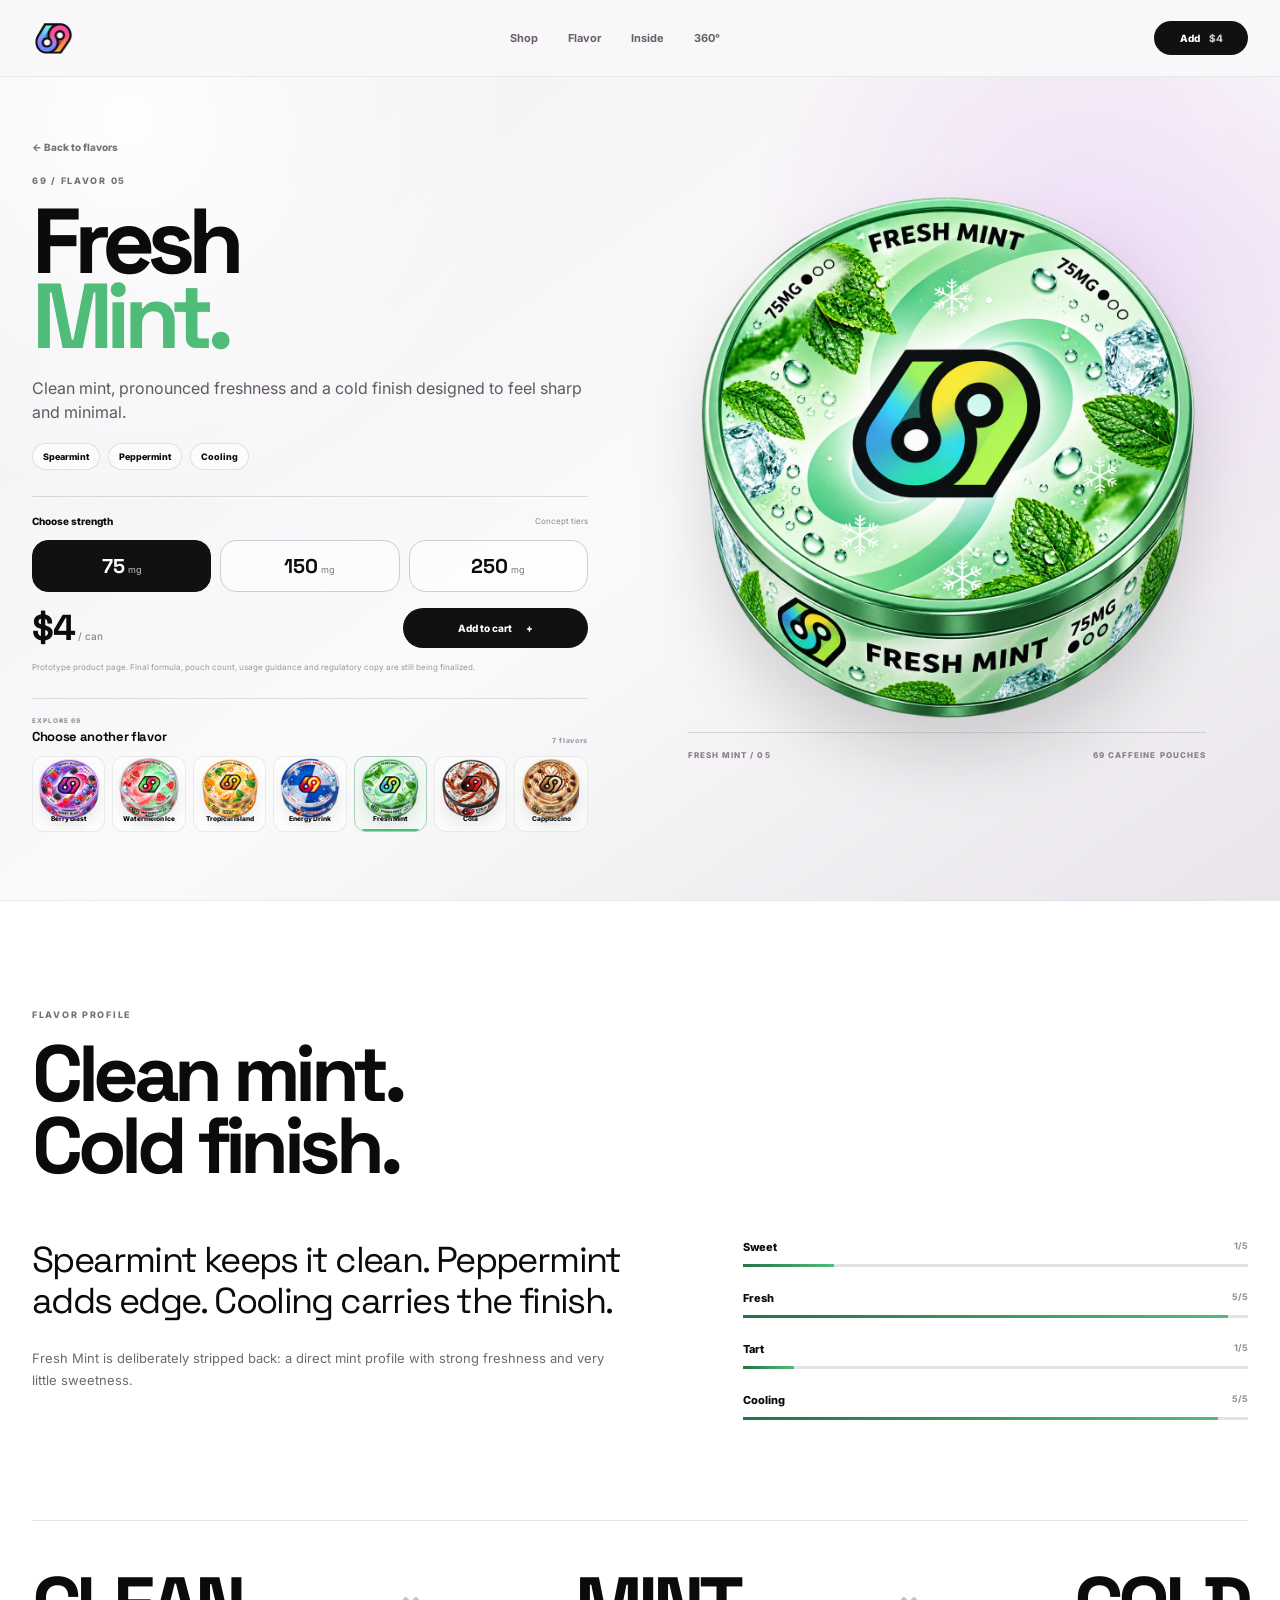
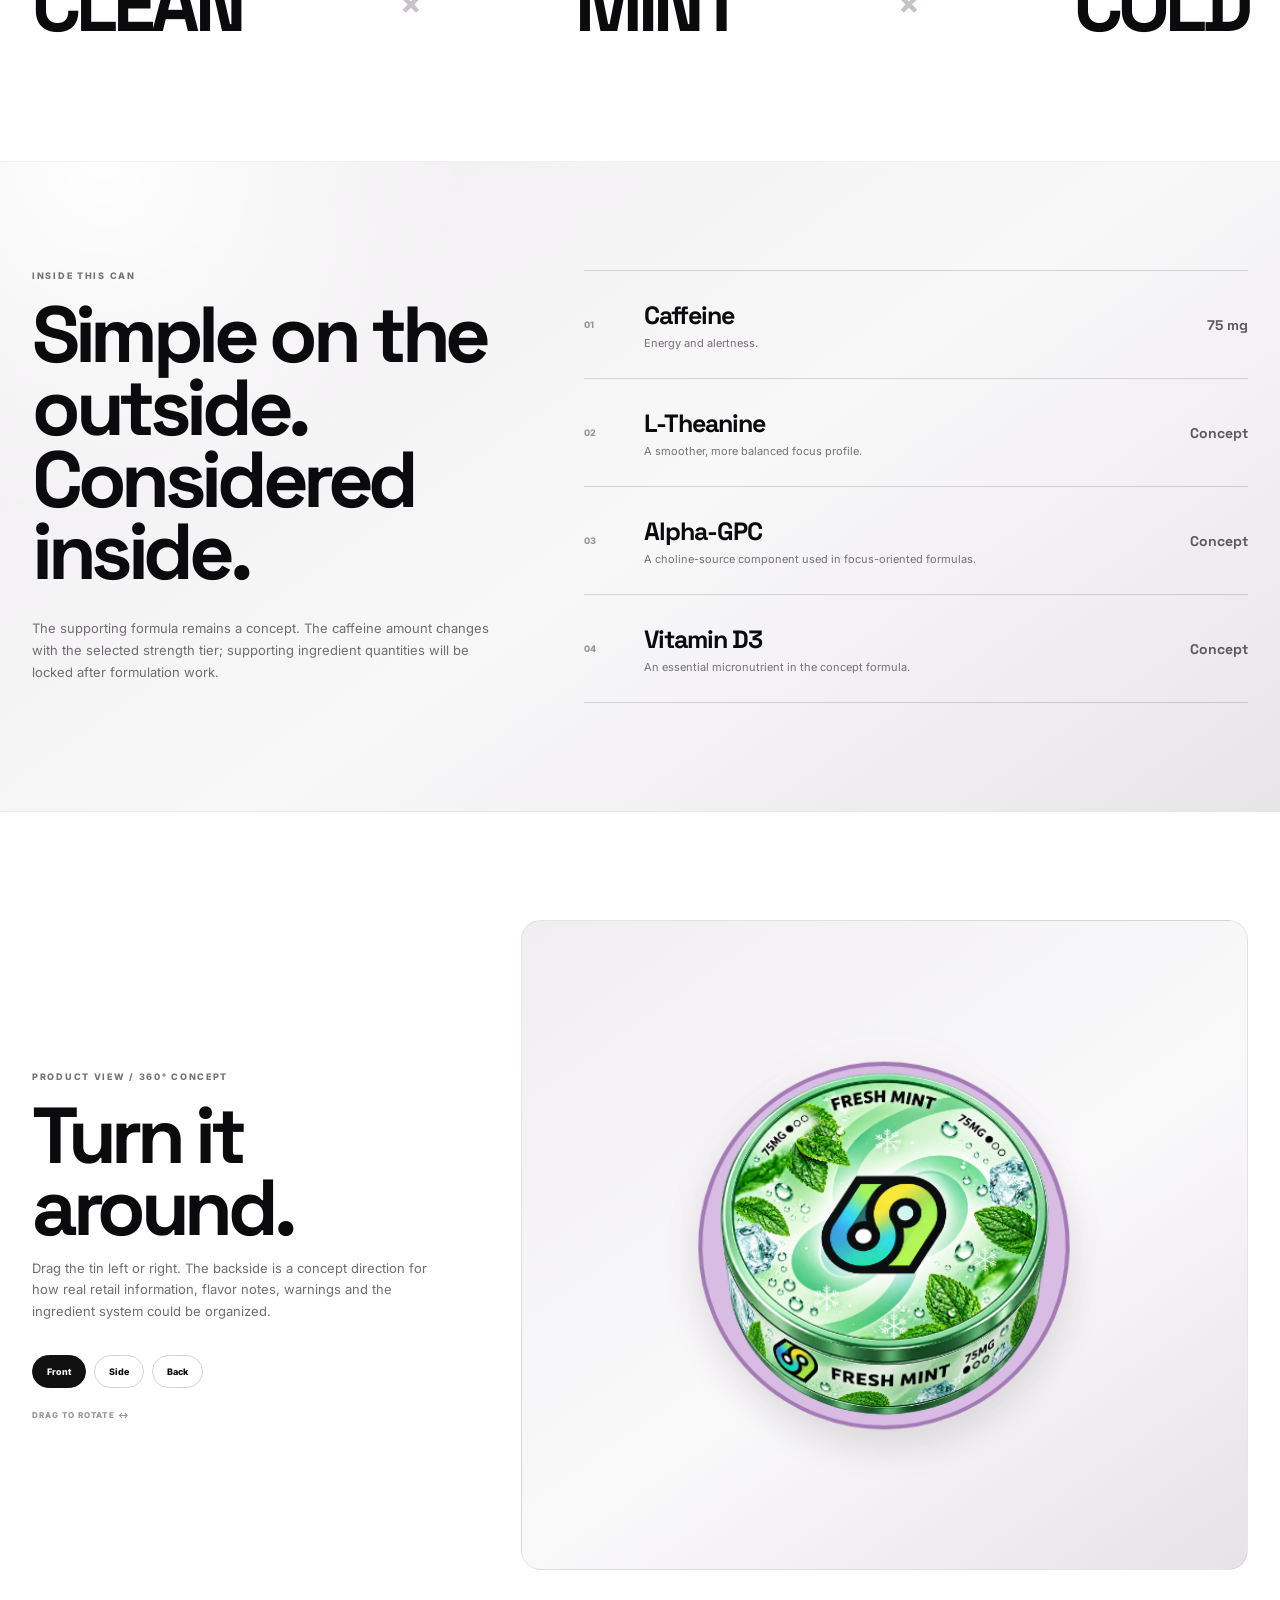
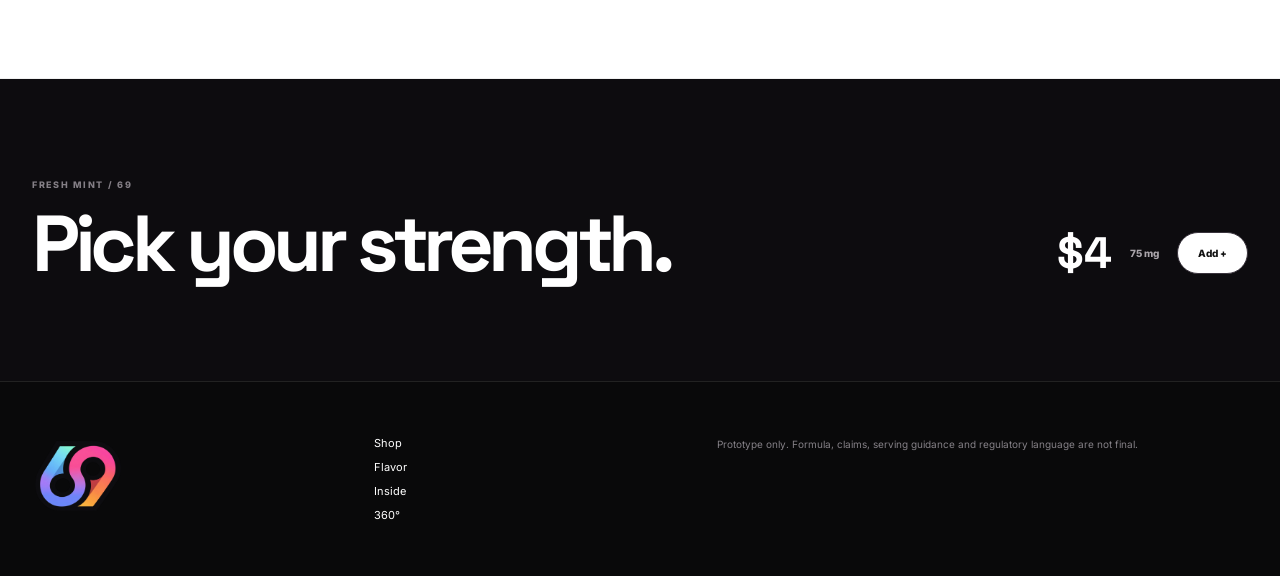
<file: fresh-mint.html>
<!doctype html>
<html lang="en">
<head>
  <meta charset="utf-8">
  <meta name="viewport" content="width=device-width,initial-scale=1">
  <meta name="theme-color" content="#f5f3f6">
  <meta name="description" content="69 Fresh Mint caffeine pouches — product concept page.">
  <title>Fresh Mint — 69 Caffeine Pouches</title>
  <link rel="preconnect" href="https://fonts.googleapis.com">
  <link rel="preconnect" href="https://fonts.gstatic.com" crossorigin>
  <link href="https://fonts.googleapis.com/css2?family=Inter:wght@400;500;600;700;800&family=Space+Grotesk:wght@500;600;700&display=swap" rel="stylesheet">
  <link rel="stylesheet" href="product.css?v=brand-v4">
</head>
<body data-product-name="Fresh Mint" data-product-slug="fresh-mint" style="--berry:#4fbd79;--berry-dark:#267246;--berry-soft:#edf8f1">
  <header class="site-header">
    <nav class="nav shell">
      <a class="wordmark product-logo-link" href="index.html" aria-label="69 homepage"><img src="69-logo-small.png" alt="69"></a>
      <div class="nav-links">
        <a href="index.html#shop">Shop</a>
        <a href="#profile">Flavor</a>
        <a href="#inside">Inside</a>
        <a href="#spin">360°</a>
      </div>
      <button class="cart-pill" id="topAdd" type="button">Add <span id="topPrice">$4</span></button>
    </nav>
  </header>

  <div class="sticky-buy" id="stickyBuy">
    <div class="shell sticky-buy-inner">
      <div class="sticky-product">
        <img src="fresh-mint-clean-v4.png" alt="">
        <div><small>69 / FRESH MINT</small><strong>Fresh Mint</strong></div>
      </div>
      <div class="sticky-actions">
        <div class="mini-strength" id="stickyStrength">75 mg</div>
        <strong id="stickyPrice">$4</strong>
        <button id="stickyAdd" type="button">Add +</button>
      </div>
    </div>
  </div>

  <main>
    <!-- HERO -->
    <section class="product-hero">
      <div class="shell product-hero-grid">
        <div class="product-copy reveal">
          <a class="back-link" href="index.html#shop">← Back to flavors</a>
          <p class="eyebrow">69 / FLAVOR 05</p>

          <h1>Fresh<br><span>Mint.</span></h1>

          <p class="product-lead">Clean mint, pronounced freshness and a cold finish designed to feel sharp and minimal.</p>

          <div class="flavor-notes"><span>Spearmint</span><span>Peppermint</span><span>Cooling</span></div>

          <div class="buy-block">
            <div class="buy-label">
              <span>Choose strength</span>
              <small>Concept tiers</small>
            </div>

            <div class="strength-selector">
              <button class="active" data-strength="75" type="button"><strong>75</strong><span>mg</span></button>
              <button data-strength="150" type="button"><strong>150</strong><span>mg</span></button>
              <button data-strength="250" type="button"><strong>250</strong><span>mg</span></button>
            </div>

            <div class="buy-row">
              <div class="price">
                <strong id="price">$4</strong>
                <span>/ can</span>
              </div>
              <button class="add-main" id="addMain" type="button">Add to cart <span>+</span></button>
            </div>

            <p class="concept-note">
              Prototype product page. Final formula, pouch count, usage guidance and regulatory copy are still being finalized.
            </p>
          </div>

        <div class="hero-flavor-switcher reveal">
          <div class="hero-flavor-switcher-head">
            <div>
              <small>EXPLORE 69</small>
              <strong>Choose another flavor</strong>
            </div>
            <span>7 flavors</span>
          </div>
          <div class="hero-flavor-list">
            
          <a class="hero-flavor-card" href="berry-blast.html" style="--dock:#b044df">
            <div class="hero-flavor-thumb">
              <img src="berry-blast-clean-v4.png" alt="Berry Blast">
            </div>
            <span>Berry Blast</span>
          </a>
          <a class="hero-flavor-card" href="watermelon-ice.html" style="--dock:#38b978">
            <div class="hero-flavor-thumb">
              <img src="watermelon-ice-clean-v4.png" alt="Watermelon Ice">
            </div>
            <span>Watermelon Ice</span>
          </a>
          <a class="hero-flavor-card" href="tropical-island.html" style="--dock:#eda13a">
            <div class="hero-flavor-thumb">
              <img src="tropical-island-clean-v4.png" alt="Tropical Island">
            </div>
            <span>Tropical Island</span>
          </a>
          <a class="hero-flavor-card" href="energy-drink.html" style="--dock:#3f72d8">
            <div class="hero-flavor-thumb">
              <img src="energy-drink-clean-v4.png" alt="Energy Drink">
            </div>
            <span>Energy Drink</span>
          </a>
          <a class="hero-flavor-card active" href="fresh-mint.html" style="--dock:#4fbd79">
            <div class="hero-flavor-thumb">
              <img src="fresh-mint-clean-v4.png" alt="Fresh Mint">
            </div>
            <span>Fresh Mint</span>
          </a>
          <a class="hero-flavor-card" href="cola.html" style="--dock:#a34e34">
            <div class="hero-flavor-thumb">
              <img src="cola-clean-v4.png" alt="Cola">
            </div>
            <span>Cola</span>
          </a>
          <a class="hero-flavor-card" href="cappuccino.html" style="--dock:#ae8055">
            <div class="hero-flavor-thumb">
              <img src="cappuccino-clean-v4.png" alt="Cappuccino">
            </div>
            <span>Cappuccino</span>
          </a>
          </div>
        </div>
    
        </div>

        <div class="product-stage reveal">
          <div class="stage-aura"></div>
          <div class="stage-number" aria-hidden="true">69</div>
          <img class="hero-product" src="fresh-mint-clean-v4.png" alt="Fresh Mint 69 caffeine pouch tin">
          <div class="stage-caption">
            <span>FRESH MINT / 05</span>
            <span>69 CAFFEINE POUCHES</span>
          </div>
        </div>
      </div>
    </section>
<!-- FLAVOR PROFILE -->
    <section class="section section-profile" id="profile">
      <div class="shell">
        <div class="section-title reveal">
          <p class="eyebrow">FLAVOR PROFILE</p>
          <h2>Clean mint.<br>Cold finish.</h2>
        </div>

        <div class="profile-grid">
          <div class="profile-copy reveal">
            <p class="big-copy">Spearmint keeps it clean. Peppermint adds edge. Cooling carries the finish.</p>
            <p class="body-copy">Fresh Mint is deliberately stripped back: a direct mint profile with strong freshness and very little sweetness.</p>
          </div>

          <div class="meters reveal"><div class="meter">
          <div><span>Sweet</span><strong>1/5</strong></div>
          <i><b style="--level:18%"></b></i>
        </div><div class="meter">
          <div><span>Fresh</span><strong>5/5</strong></div>
          <i><b style="--level:96%"></b></i>
        </div><div class="meter">
          <div><span>Tart</span><strong>1/5</strong></div>
          <i><b style="--level:10%"></b></i>
        </div><div class="meter">
          <div><span>Cooling</span><strong>5/5</strong></div>
          <i><b style="--level:94%"></b></i>
        </div></div></div><div class="taste-statement reveal"><span>CLEAN</span><i>×</i><span>MINT</span><i>×</i><span>COLD</span></div>
      </div>
    </section>

    <!-- INSIDE -->
    <section class="section section-inside" id="inside">
      <div class="shell inside-grid">
        <div class="inside-intro reveal">
          <p class="eyebrow">INSIDE THIS CAN</p>
          <h2>Simple on the outside.<br>Considered inside.</h2>
          <p>
            The supporting formula remains a concept. The caffeine amount changes with the selected strength tier;
            supporting ingredient quantities will be locked after formulation work.
          </p>
        </div>

        <div class="ingredients reveal">
          <article>
            <span>01</span>
            <div>
              <h3>Caffeine</h3>
              <p>Energy and alertness.</p>
            </div>
            <strong id="caffeineAmount">75 mg</strong>
          </article>
          <article>
            <span>02</span>
            <div>
              <h3>L-Theanine</h3>
              <p>A smoother, more balanced focus profile.</p>
            </div>
            <strong>Concept</strong>
          </article>
          <article>
            <span>03</span>
            <div>
              <h3>Alpha-GPC</h3>
              <p>A choline-source component used in focus-oriented formulas.</p>
            </div>
            <strong>Concept</strong>
          </article>
          <article>
            <span>04</span>
            <div>
              <h3>Vitamin D3</h3>
              <p>An essential micronutrient in the concept formula.</p>
            </div>
            <strong>Concept</strong>
          </article>
        </div>
      </div>
    </section>

    <!-- INTERACTIVE 3D -->
    <section class="section section-spin" id="spin">
      <div class="shell spin-grid">
        <div class="spin-copy reveal">
          <p class="eyebrow">PRODUCT VIEW / 360° CONCEPT</p>
          <h2>Turn it around.</h2>
          <p>
            Drag the tin left or right. The backside is a concept direction for how real retail information,
            flavor notes, warnings and the ingredient system could be organized.
          </p>

          <div class="view-buttons">
            <button data-view="0" class="active" type="button">Front</button>
            <button data-view="-90" type="button">Side</button>
            <button data-view="-180" type="button">Back</button>
          </div>

          <small class="drag-hint">DRAG TO ROTATE ↔</small>
        </div>

        <div class="viewer reveal" id="viewer">
          <div class="viewer-glow"></div>

          <div class="tin-model" id="tinModel">
            <div class="tin-face tin-front">
              <img src="fresh-mint-front-flat.png" alt="Fresh Mint front label">
            </div>

            <div class="tin-face tin-back">
              <div class="back-label">
                <div class="back-logo"><img src="69-logo-small.png" alt="69"></div>
                <h3>FRESH MINT</h3>
                <small>CAFFEINE POUCHES</small>

                <p class="back-description">Fresh mint flavor with a strong clean cooling finish.</p>

                <div class="back-flavor">SPEARMINT · PEPPERMINT · COOLING</div>

                <div class="back-rule"></div>

                <div class="back-icons">
                  <div><b>C</b><span>Caffeine</span></div>
                  <div><b>L</b><span>L-Theanine</span></div>
                  <div><b>A</b><span>Alpha-GPC</span></div>
                  <div><b>D</b><span>Vitamin D3</span></div>
                </div>

                <div class="back-bottom">
                  <div class="pouch-placeholder">
                    <small>POUCH COUNT</small>
                    <strong>—</strong>
                    <span>FINAL TBC</span>
                  </div>

                  <div class="warning">
                    <strong>CONCEPT WARNING PANEL</strong>
                    <p>Contains caffeine. Final serving guidance, age restrictions and market-specific wording require regulatory review.</p>
                  </div>
                </div>

                <div class="barcode">
                  <i></i><i></i><b></b><i></i><b></b><i></i><i></i><b></b><i></i><b></b><i></i>
                </div>
                <div class="concept-mark">69 / PACKAGING CONCEPT / NOT FINAL</div>
              </div>
            </div>

            <div class="tin-side side-a">
              <div class="side-brand">69</div>
              <div class="side-name">FRESH MINT</div>
              <div class="side-small">CAFFEINE POUCHES</div>
            </div>

            <div class="tin-side side-b">
              <div class="side-brand">69</div>
              <div class="side-name">FRESH MINT</div>
              <div class="side-small">CAFFEINE POUCHES</div>
            </div>
          </div>
        </div>
      </div>
    </section>

    <section class="final-buy">
      <div class="shell final-buy-grid reveal">
        <div>
          <p class="eyebrow">FRESH MINT / 69</p>
          <h2>Pick your strength.</h2>
        </div>
        <div class="final-price">
          <strong id="finalPrice">$4</strong>
          <span id="finalStrength">75 mg</span>
          <button id="finalAdd" type="button">Add +</button>
        </div>
      </div>
    </section>
  </main>

  <footer>
    <div class="shell footer-grid">
      <div class="footer-logo"><img src="69-logo.png" alt="69"></div>
      <div class="footer-links">
        <a href="index.html#shop">Shop</a>
        <a href="#profile">Flavor</a>
        <a href="#inside">Inside</a>
        <a href="#spin">360°</a>
      </div>
      <p>Prototype only. Formula, claims, serving guidance and regulatory language are not final.</p>
    </div>
  </footer>

  <div class="toast" id="toast"></div>
  <script src="product.js?v=brand-v4"></script>
</body>
</html>
</file>
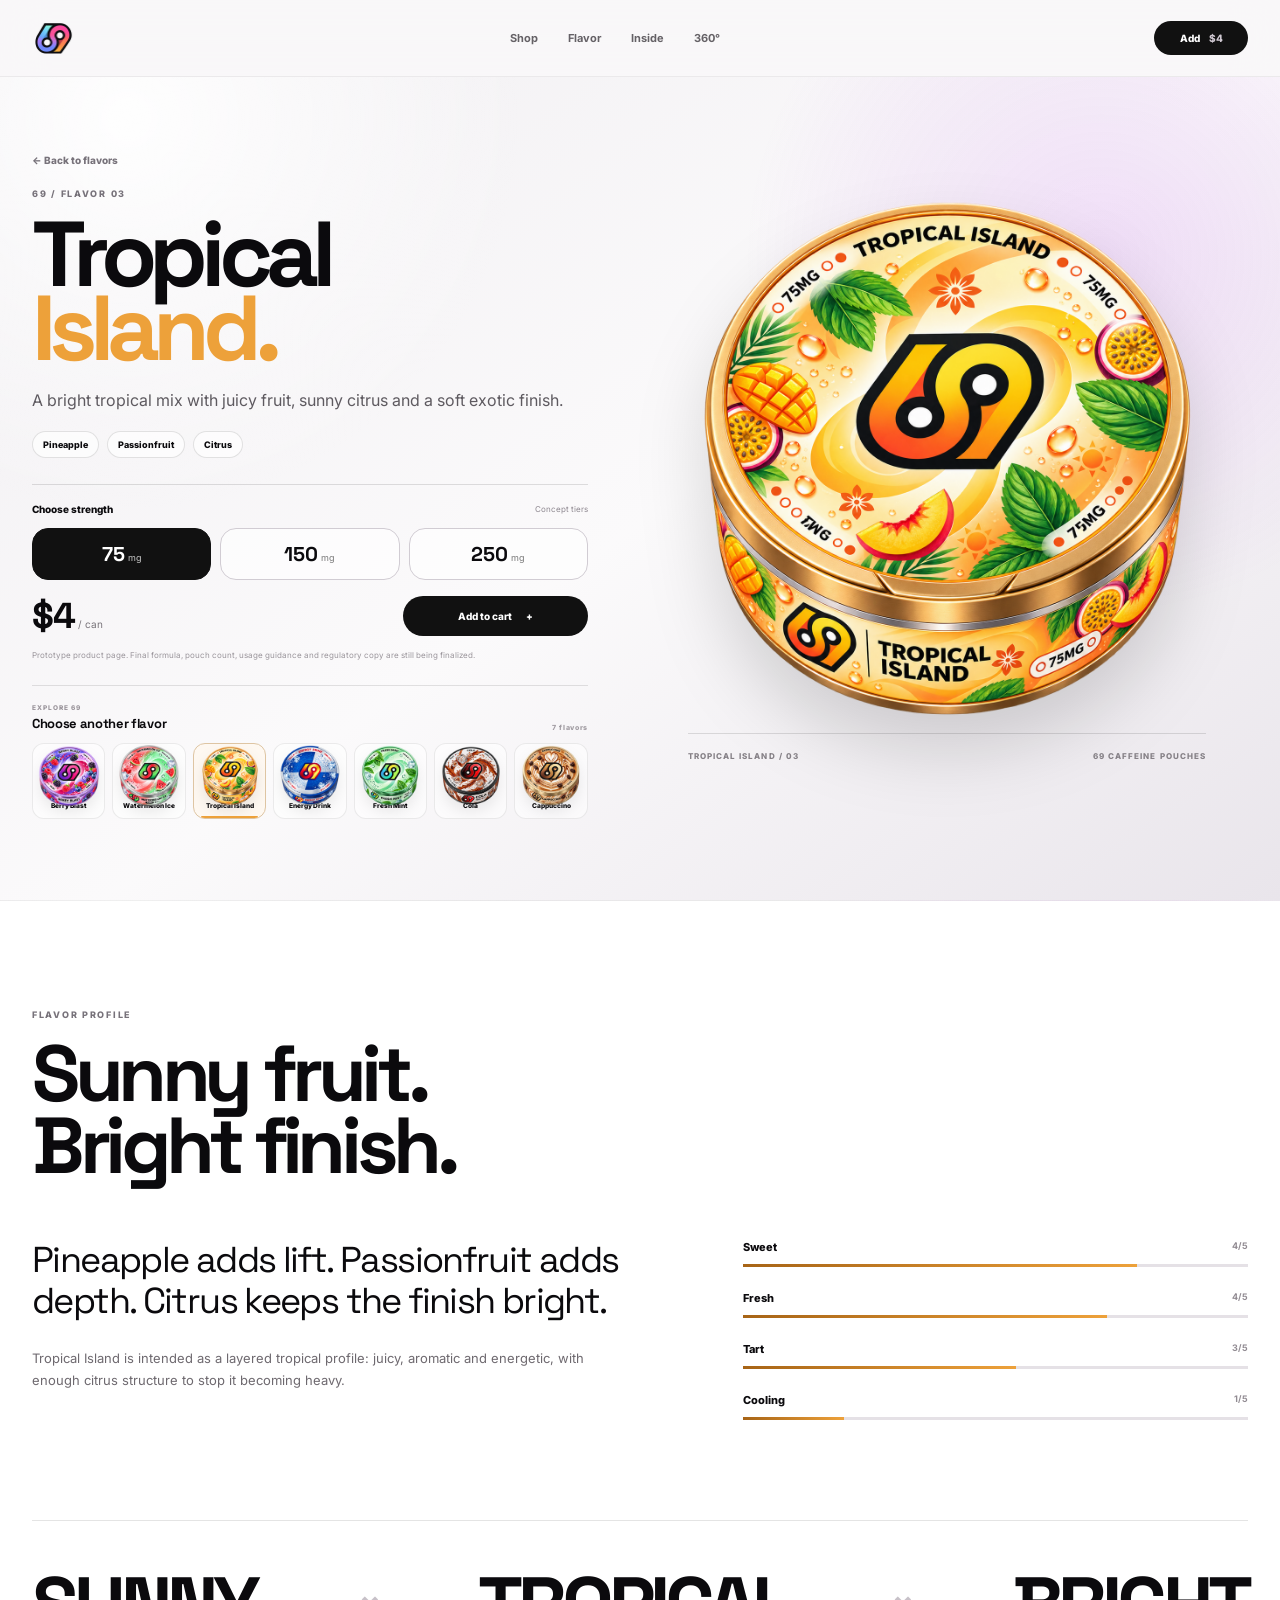
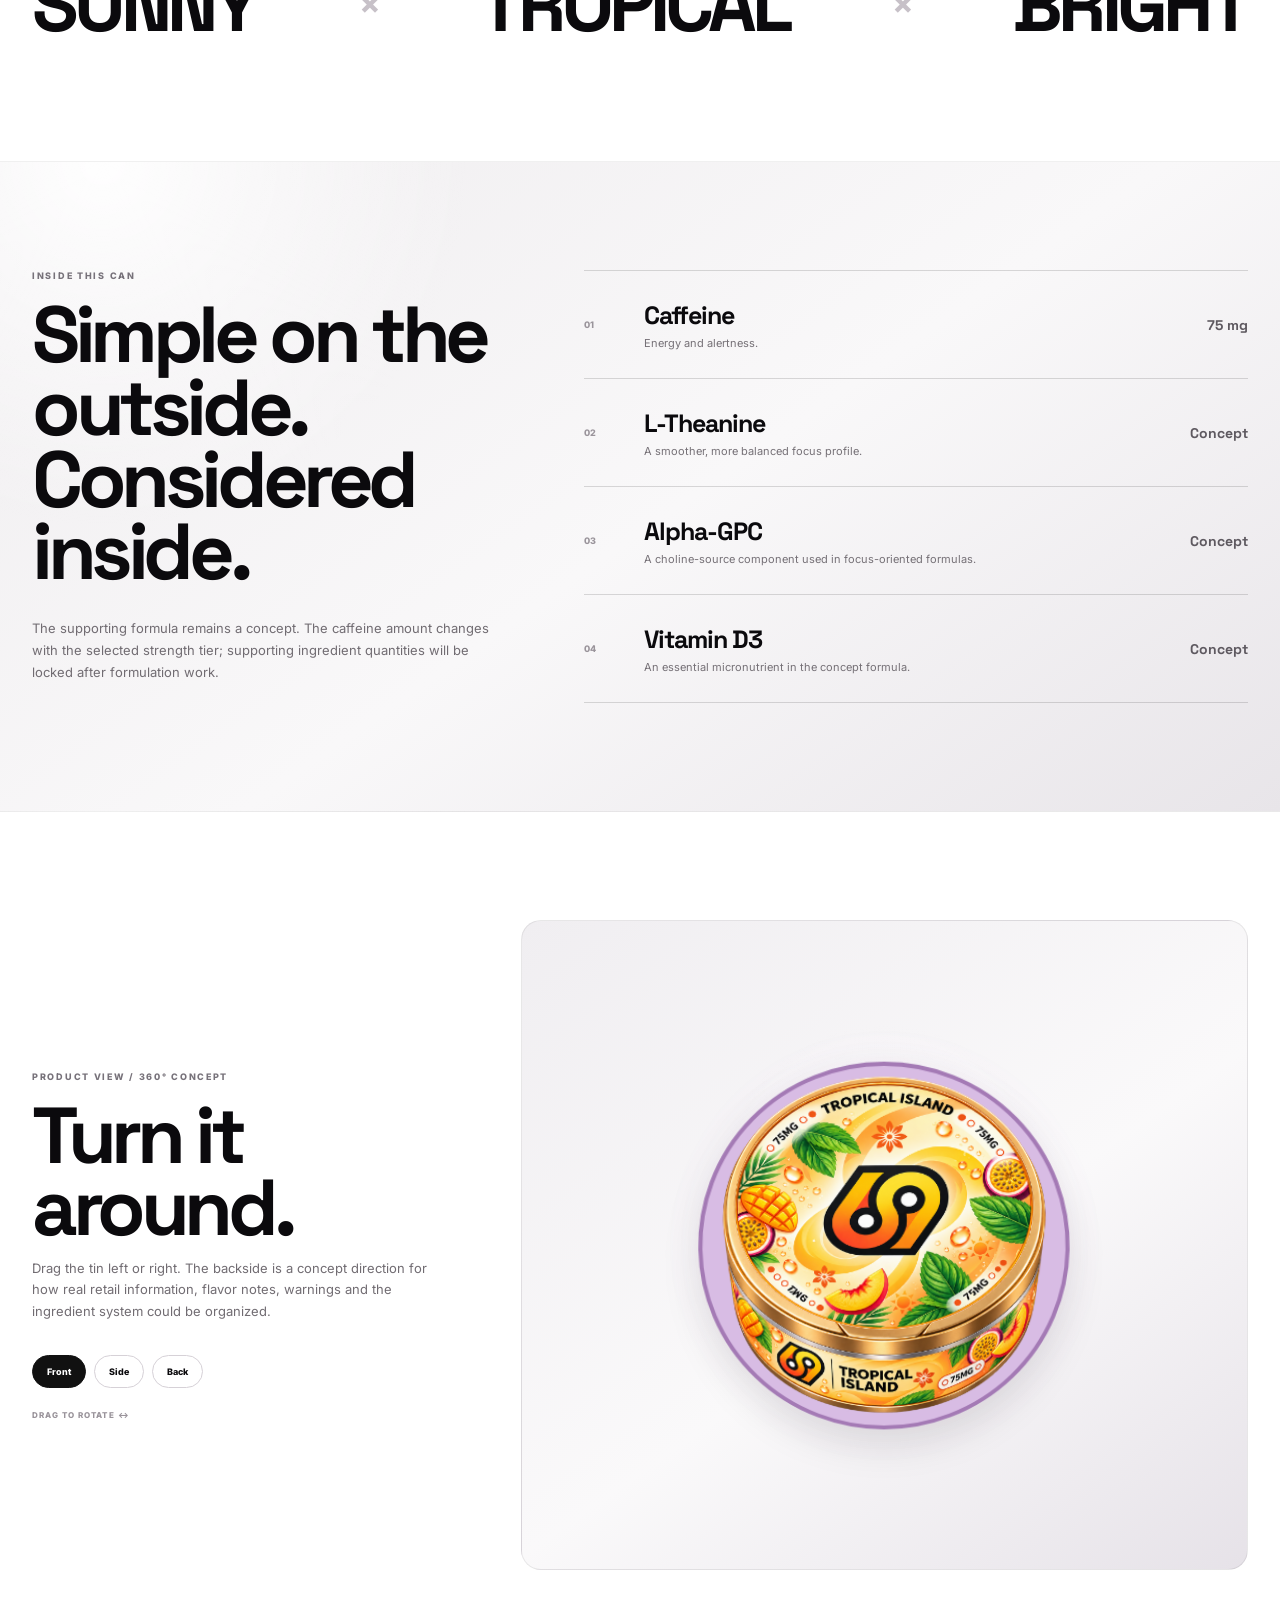
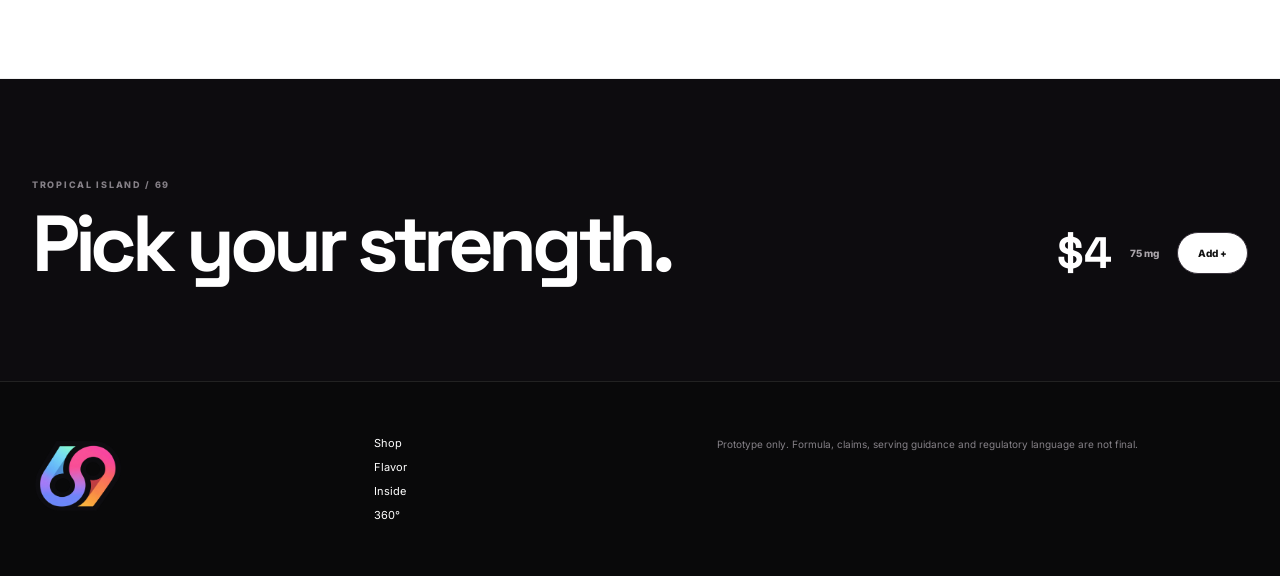
<file: tropical-island.html>
<!doctype html>
<html lang="en">
<head>
  <meta charset="utf-8">
  <meta name="viewport" content="width=device-width,initial-scale=1">
  <meta name="theme-color" content="#f5f3f6">
  <meta name="description" content="69 Tropical Island caffeine pouches — product concept page.">
  <title>Tropical Island — 69 Caffeine Pouches</title>
  <link rel="preconnect" href="https://fonts.googleapis.com">
  <link rel="preconnect" href="https://fonts.gstatic.com" crossorigin>
  <link href="https://fonts.googleapis.com/css2?family=Inter:wght@400;500;600;700;800&family=Space+Grotesk:wght@500;600;700&display=swap" rel="stylesheet">
  <link rel="stylesheet" href="product.css?v=brand-v4">
</head>
<body data-product-name="Tropical Island" data-product-slug="tropical-island" style="--berry:#eda13a;--berry-dark:#a76416;--berry-soft:#fff5e7">
  <header class="site-header">
    <nav class="nav shell">
      <a class="wordmark product-logo-link" href="index.html" aria-label="69 homepage"><img src="69-logo-small.png" alt="69"></a>
      <div class="nav-links">
        <a href="index.html#shop">Shop</a>
        <a href="#profile">Flavor</a>
        <a href="#inside">Inside</a>
        <a href="#spin">360°</a>
      </div>
      <button class="cart-pill" id="topAdd" type="button">Add <span id="topPrice">$4</span></button>
    </nav>
  </header>

  <div class="sticky-buy" id="stickyBuy">
    <div class="shell sticky-buy-inner">
      <div class="sticky-product">
        <img src="tropical-island-clean-v4.png" alt="">
        <div><small>69 / TROPICAL ISLAND</small><strong>Tropical Island</strong></div>
      </div>
      <div class="sticky-actions">
        <div class="mini-strength" id="stickyStrength">75 mg</div>
        <strong id="stickyPrice">$4</strong>
        <button id="stickyAdd" type="button">Add +</button>
      </div>
    </div>
  </div>

  <main>
    <!-- HERO -->
    <section class="product-hero">
      <div class="shell product-hero-grid">
        <div class="product-copy reveal">
          <a class="back-link" href="index.html#shop">← Back to flavors</a>
          <p class="eyebrow">69 / FLAVOR 03</p>

          <h1>Tropical<br><span>Island.</span></h1>

          <p class="product-lead">A bright tropical mix with juicy fruit, sunny citrus and a soft exotic finish.</p>

          <div class="flavor-notes"><span>Pineapple</span><span>Passionfruit</span><span>Citrus</span></div>

          <div class="buy-block">
            <div class="buy-label">
              <span>Choose strength</span>
              <small>Concept tiers</small>
            </div>

            <div class="strength-selector">
              <button class="active" data-strength="75" type="button"><strong>75</strong><span>mg</span></button>
              <button data-strength="150" type="button"><strong>150</strong><span>mg</span></button>
              <button data-strength="250" type="button"><strong>250</strong><span>mg</span></button>
            </div>

            <div class="buy-row">
              <div class="price">
                <strong id="price">$4</strong>
                <span>/ can</span>
              </div>
              <button class="add-main" id="addMain" type="button">Add to cart <span>+</span></button>
            </div>

            <p class="concept-note">
              Prototype product page. Final formula, pouch count, usage guidance and regulatory copy are still being finalized.
            </p>
          </div>

        <div class="hero-flavor-switcher reveal">
          <div class="hero-flavor-switcher-head">
            <div>
              <small>EXPLORE 69</small>
              <strong>Choose another flavor</strong>
            </div>
            <span>7 flavors</span>
          </div>
          <div class="hero-flavor-list">
            
          <a class="hero-flavor-card" href="berry-blast.html" style="--dock:#b044df">
            <div class="hero-flavor-thumb">
              <img src="berry-blast-clean-v4.png" alt="Berry Blast">
            </div>
            <span>Berry Blast</span>
          </a>
          <a class="hero-flavor-card" href="watermelon-ice.html" style="--dock:#38b978">
            <div class="hero-flavor-thumb">
              <img src="watermelon-ice-clean-v4.png" alt="Watermelon Ice">
            </div>
            <span>Watermelon Ice</span>
          </a>
          <a class="hero-flavor-card active" href="tropical-island.html" style="--dock:#eda13a">
            <div class="hero-flavor-thumb">
              <img src="tropical-island-clean-v4.png" alt="Tropical Island">
            </div>
            <span>Tropical Island</span>
          </a>
          <a class="hero-flavor-card" href="energy-drink.html" style="--dock:#3f72d8">
            <div class="hero-flavor-thumb">
              <img src="energy-drink-clean-v4.png" alt="Energy Drink">
            </div>
            <span>Energy Drink</span>
          </a>
          <a class="hero-flavor-card" href="fresh-mint.html" style="--dock:#4fbd79">
            <div class="hero-flavor-thumb">
              <img src="fresh-mint-clean-v4.png" alt="Fresh Mint">
            </div>
            <span>Fresh Mint</span>
          </a>
          <a class="hero-flavor-card" href="cola.html" style="--dock:#a34e34">
            <div class="hero-flavor-thumb">
              <img src="cola-clean-v4.png" alt="Cola">
            </div>
            <span>Cola</span>
          </a>
          <a class="hero-flavor-card" href="cappuccino.html" style="--dock:#ae8055">
            <div class="hero-flavor-thumb">
              <img src="cappuccino-clean-v4.png" alt="Cappuccino">
            </div>
            <span>Cappuccino</span>
          </a>
          </div>
        </div>
    
        </div>

        <div class="product-stage reveal">
          <div class="stage-aura"></div>
          <div class="stage-number" aria-hidden="true">69</div>
          <img class="hero-product" src="tropical-island-clean-v4.png" alt="Tropical Island 69 caffeine pouch tin">
          <div class="stage-caption">
            <span>TROPICAL ISLAND / 03</span>
            <span>69 CAFFEINE POUCHES</span>
          </div>
        </div>
      </div>
    </section>
<!-- FLAVOR PROFILE -->
    <section class="section section-profile" id="profile">
      <div class="shell">
        <div class="section-title reveal">
          <p class="eyebrow">FLAVOR PROFILE</p>
          <h2>Sunny fruit.<br>Bright finish.</h2>
        </div>

        <div class="profile-grid">
          <div class="profile-copy reveal">
            <p class="big-copy">Pineapple adds lift. Passionfruit adds depth. Citrus keeps the finish bright.</p>
            <p class="body-copy">Tropical Island is intended as a layered tropical profile: juicy, aromatic and energetic, with enough citrus structure to stop it becoming heavy.</p>
          </div>

          <div class="meters reveal"><div class="meter">
          <div><span>Sweet</span><strong>4/5</strong></div>
          <i><b style="--level:78%"></b></i>
        </div><div class="meter">
          <div><span>Fresh</span><strong>4/5</strong></div>
          <i><b style="--level:72%"></b></i>
        </div><div class="meter">
          <div><span>Tart</span><strong>3/5</strong></div>
          <i><b style="--level:54%"></b></i>
        </div><div class="meter">
          <div><span>Cooling</span><strong>1/5</strong></div>
          <i><b style="--level:20%"></b></i>
        </div></div></div><div class="taste-statement reveal"><span>SUNNY</span><i>×</i><span>TROPICAL</span><i>×</i><span>BRIGHT</span></div>
      </div>
    </section>

    <!-- INSIDE -->
    <section class="section section-inside" id="inside">
      <div class="shell inside-grid">
        <div class="inside-intro reveal">
          <p class="eyebrow">INSIDE THIS CAN</p>
          <h2>Simple on the outside.<br>Considered inside.</h2>
          <p>
            The supporting formula remains a concept. The caffeine amount changes with the selected strength tier;
            supporting ingredient quantities will be locked after formulation work.
          </p>
        </div>

        <div class="ingredients reveal">
          <article>
            <span>01</span>
            <div>
              <h3>Caffeine</h3>
              <p>Energy and alertness.</p>
            </div>
            <strong id="caffeineAmount">75 mg</strong>
          </article>
          <article>
            <span>02</span>
            <div>
              <h3>L-Theanine</h3>
              <p>A smoother, more balanced focus profile.</p>
            </div>
            <strong>Concept</strong>
          </article>
          <article>
            <span>03</span>
            <div>
              <h3>Alpha-GPC</h3>
              <p>A choline-source component used in focus-oriented formulas.</p>
            </div>
            <strong>Concept</strong>
          </article>
          <article>
            <span>04</span>
            <div>
              <h3>Vitamin D3</h3>
              <p>An essential micronutrient in the concept formula.</p>
            </div>
            <strong>Concept</strong>
          </article>
        </div>
      </div>
    </section>

    <!-- INTERACTIVE 3D -->
    <section class="section section-spin" id="spin">
      <div class="shell spin-grid">
        <div class="spin-copy reveal">
          <p class="eyebrow">PRODUCT VIEW / 360° CONCEPT</p>
          <h2>Turn it around.</h2>
          <p>
            Drag the tin left or right. The backside is a concept direction for how real retail information,
            flavor notes, warnings and the ingredient system could be organized.
          </p>

          <div class="view-buttons">
            <button data-view="0" class="active" type="button">Front</button>
            <button data-view="-90" type="button">Side</button>
            <button data-view="-180" type="button">Back</button>
          </div>

          <small class="drag-hint">DRAG TO ROTATE ↔</small>
        </div>

        <div class="viewer reveal" id="viewer">
          <div class="viewer-glow"></div>

          <div class="tin-model" id="tinModel">
            <div class="tin-face tin-front">
              <img src="tropical-island-front-flat.png" alt="Tropical Island front label">
            </div>

            <div class="tin-face tin-back">
              <div class="back-label">
                <div class="back-logo"><img src="69-logo-small.png" alt="69"></div>
                <h3>TROPICAL ISLAND</h3>
                <small>CAFFEINE POUCHES</small>

                <p class="back-description">Tropical fruit flavor with pineapple, passionfruit and citrus notes.</p>

                <div class="back-flavor">PINEAPPLE · PASSIONFRUIT · CITRUS</div>

                <div class="back-rule"></div>

                <div class="back-icons">
                  <div><b>C</b><span>Caffeine</span></div>
                  <div><b>L</b><span>L-Theanine</span></div>
                  <div><b>A</b><span>Alpha-GPC</span></div>
                  <div><b>D</b><span>Vitamin D3</span></div>
                </div>

                <div class="back-bottom">
                  <div class="pouch-placeholder">
                    <small>POUCH COUNT</small>
                    <strong>—</strong>
                    <span>FINAL TBC</span>
                  </div>

                  <div class="warning">
                    <strong>CONCEPT WARNING PANEL</strong>
                    <p>Contains caffeine. Final serving guidance, age restrictions and market-specific wording require regulatory review.</p>
                  </div>
                </div>

                <div class="barcode">
                  <i></i><i></i><b></b><i></i><b></b><i></i><i></i><b></b><i></i><b></b><i></i>
                </div>
                <div class="concept-mark">69 / PACKAGING CONCEPT / NOT FINAL</div>
              </div>
            </div>

            <div class="tin-side side-a">
              <div class="side-brand">69</div>
              <div class="side-name">TROPICAL ISLAND</div>
              <div class="side-small">CAFFEINE POUCHES</div>
            </div>

            <div class="tin-side side-b">
              <div class="side-brand">69</div>
              <div class="side-name">TROPICAL ISLAND</div>
              <div class="side-small">CAFFEINE POUCHES</div>
            </div>
          </div>
        </div>
      </div>
    </section>

    <section class="final-buy">
      <div class="shell final-buy-grid reveal">
        <div>
          <p class="eyebrow">TROPICAL ISLAND / 69</p>
          <h2>Pick your strength.</h2>
        </div>
        <div class="final-price">
          <strong id="finalPrice">$4</strong>
          <span id="finalStrength">75 mg</span>
          <button id="finalAdd" type="button">Add +</button>
        </div>
      </div>
    </section>
  </main>

  <footer>
    <div class="shell footer-grid">
      <div class="footer-logo"><img src="69-logo.png" alt="69"></div>
      <div class="footer-links">
        <a href="index.html#shop">Shop</a>
        <a href="#profile">Flavor</a>
        <a href="#inside">Inside</a>
        <a href="#spin">360°</a>
      </div>
      <p>Prototype only. Formula, claims, serving guidance and regulatory language are not final.</p>
    </div>
  </footer>

  <div class="toast" id="toast"></div>
  <script src="product.js?v=brand-v4"></script>
</body>
</html>
</file>
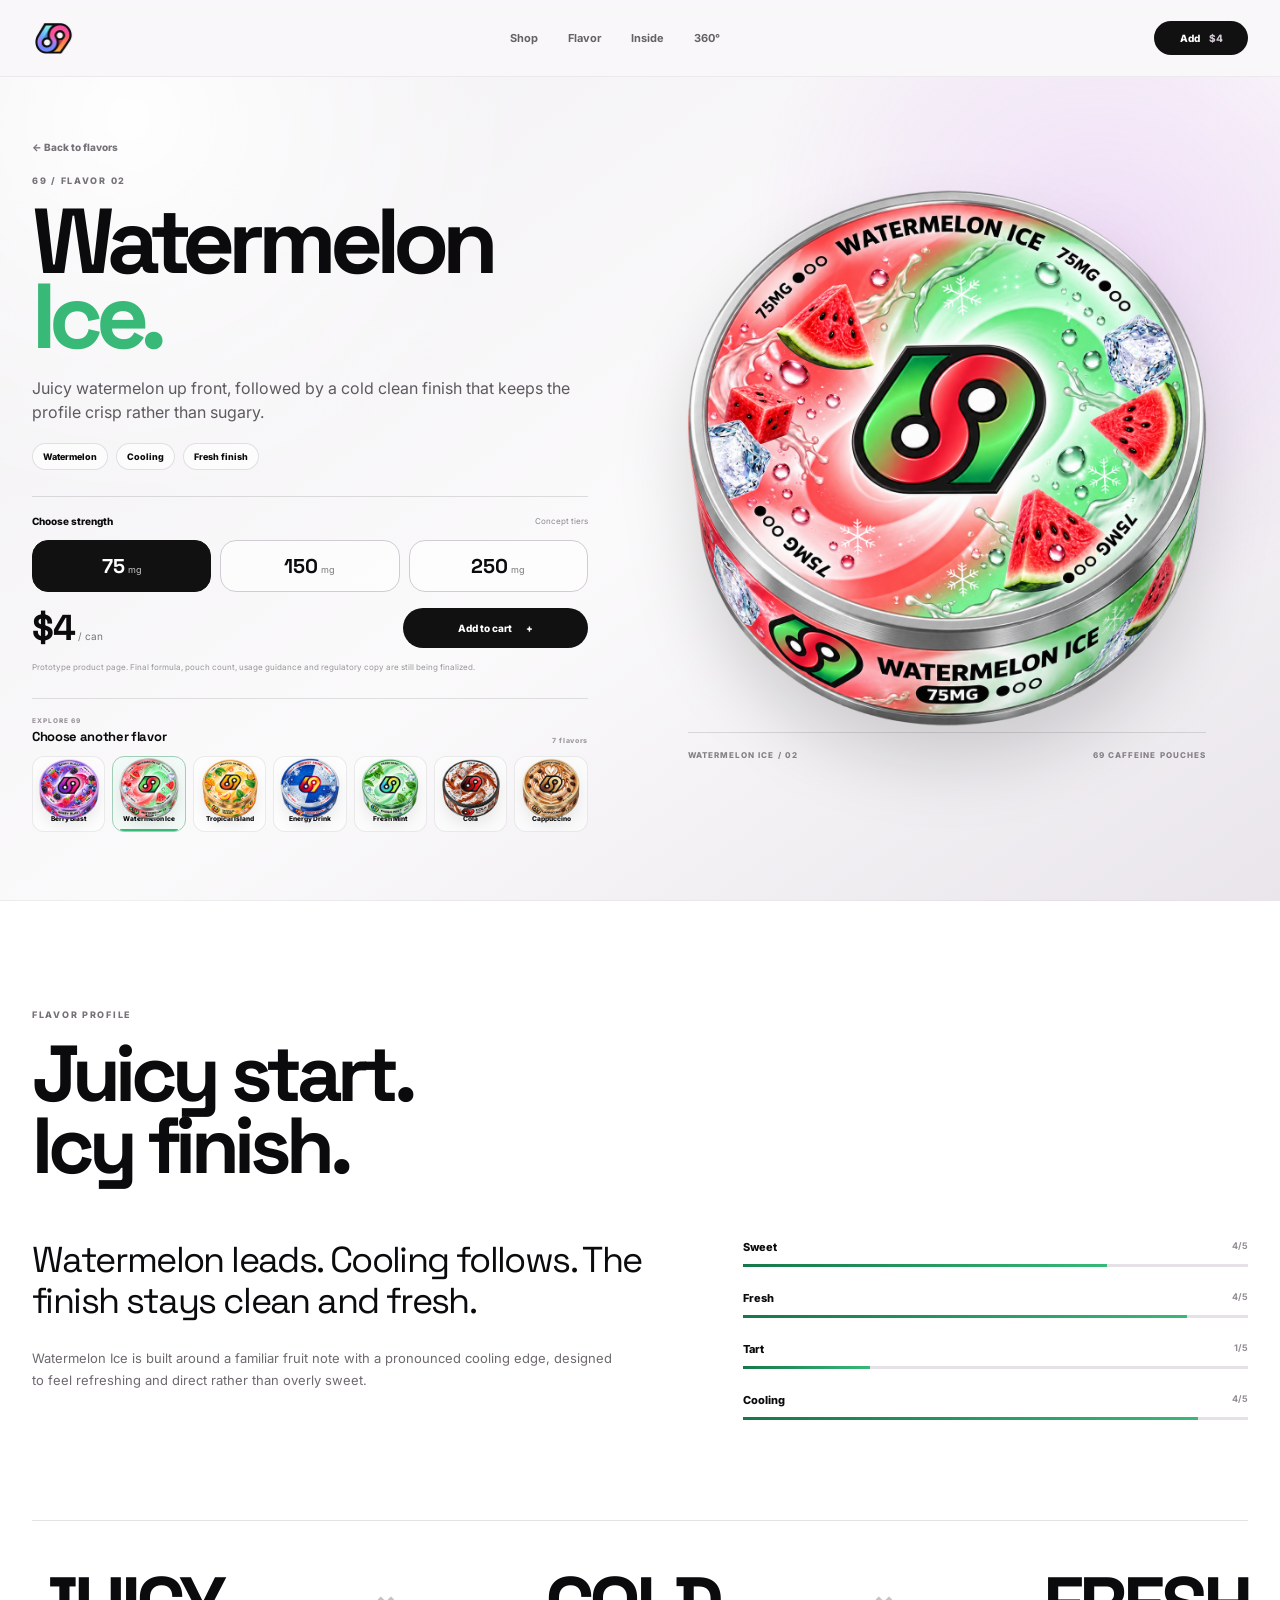
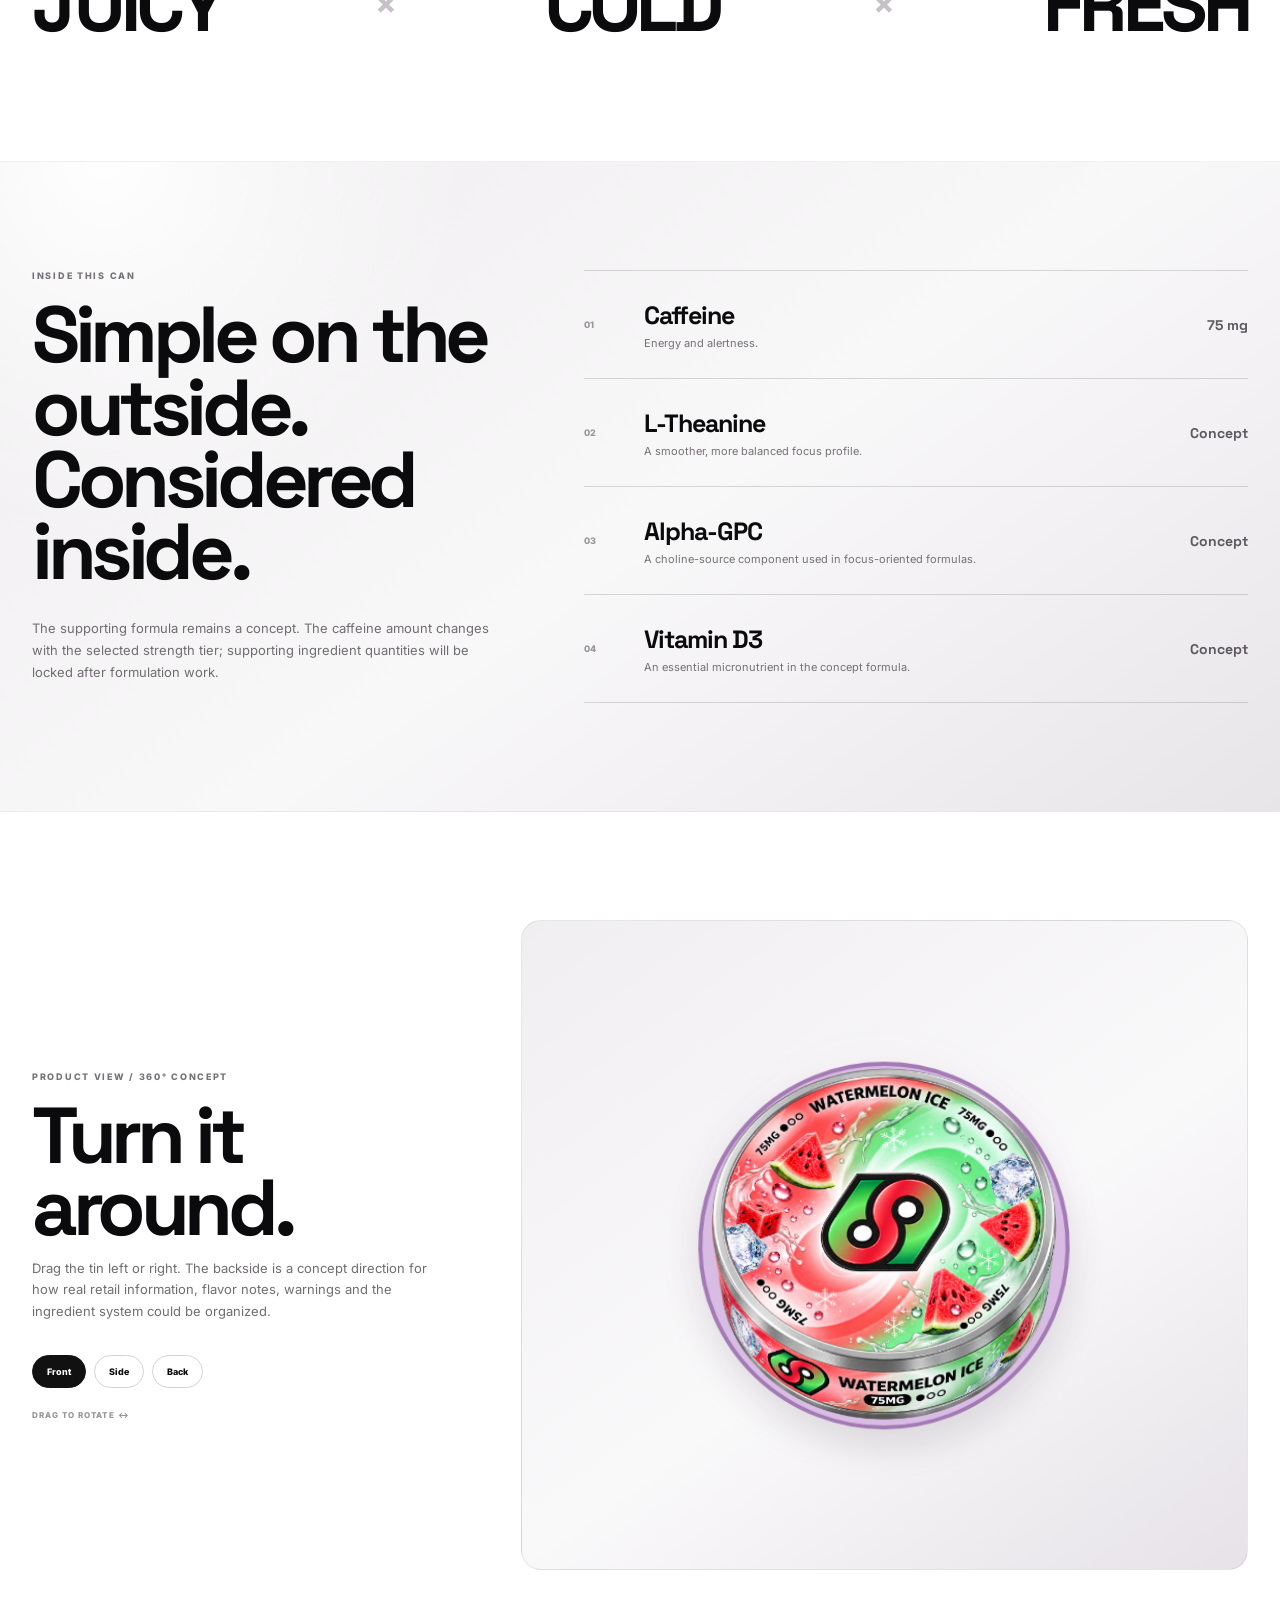
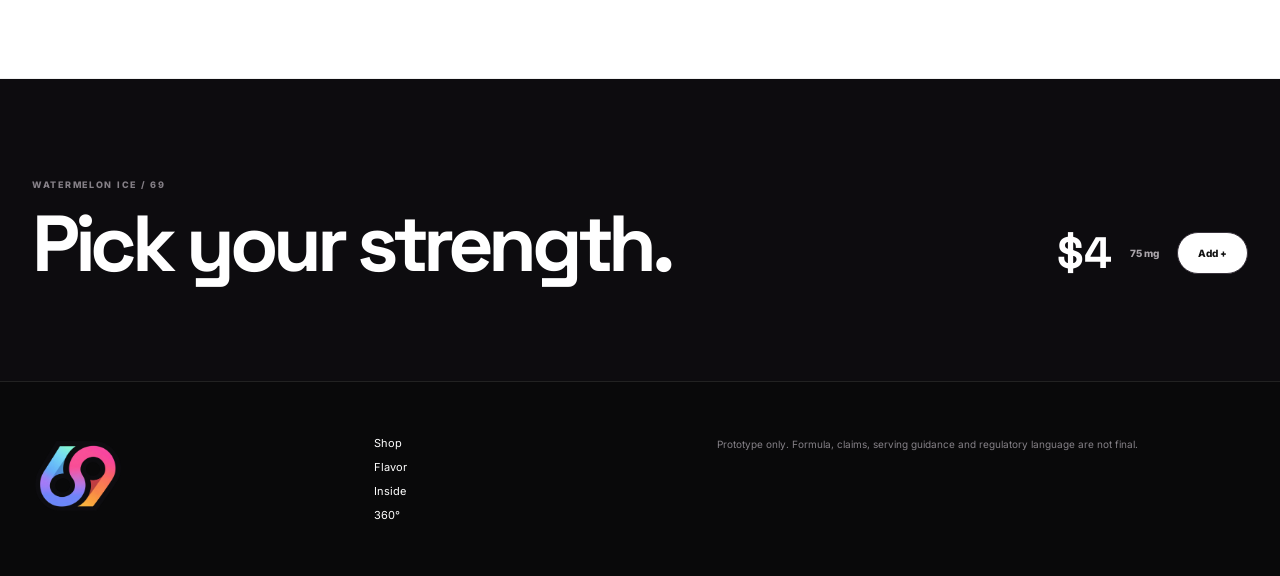
<file: watermelon-ice.html>
<!doctype html>
<html lang="en">
<head>
  <meta charset="utf-8">
  <meta name="viewport" content="width=device-width,initial-scale=1">
  <meta name="theme-color" content="#f5f3f6">
  <meta name="description" content="69 Watermelon Ice caffeine pouches — product concept page.">
  <title>Watermelon Ice — 69 Caffeine Pouches</title>
  <link rel="preconnect" href="https://fonts.googleapis.com">
  <link rel="preconnect" href="https://fonts.gstatic.com" crossorigin>
  <link href="https://fonts.googleapis.com/css2?family=Inter:wght@400;500;600;700;800&family=Space+Grotesk:wght@500;600;700&display=swap" rel="stylesheet">
  <link rel="stylesheet" href="product.css?v=brand-v4">
</head>
<body data-product-name="Watermelon Ice" data-product-slug="watermelon-ice" style="--berry:#38b978;--berry-dark:#16784a;--berry-soft:#edf8f2">
  <header class="site-header">
    <nav class="nav shell">
      <a class="wordmark product-logo-link" href="index.html" aria-label="69 homepage"><img src="69-logo-small.png" alt="69"></a>
      <div class="nav-links">
        <a href="index.html#shop">Shop</a>
        <a href="#profile">Flavor</a>
        <a href="#inside">Inside</a>
        <a href="#spin">360°</a>
      </div>
      <button class="cart-pill" id="topAdd" type="button">Add <span id="topPrice">$4</span></button>
    </nav>
  </header>

  <div class="sticky-buy" id="stickyBuy">
    <div class="shell sticky-buy-inner">
      <div class="sticky-product">
        <img src="watermelon-ice-clean-v4.png" alt="">
        <div><small>69 / WATERMELON ICE</small><strong>Watermelon Ice</strong></div>
      </div>
      <div class="sticky-actions">
        <div class="mini-strength" id="stickyStrength">75 mg</div>
        <strong id="stickyPrice">$4</strong>
        <button id="stickyAdd" type="button">Add +</button>
      </div>
    </div>
  </div>

  <main>
    <!-- HERO -->
    <section class="product-hero">
      <div class="shell product-hero-grid">
        <div class="product-copy reveal">
          <a class="back-link" href="index.html#shop">← Back to flavors</a>
          <p class="eyebrow">69 / FLAVOR 02</p>

          <h1>Watermelon<br><span>Ice.</span></h1>

          <p class="product-lead">Juicy watermelon up front, followed by a cold clean finish that keeps the profile crisp rather than sugary.</p>

          <div class="flavor-notes"><span>Watermelon</span><span>Cooling</span><span>Fresh finish</span></div>

          <div class="buy-block">
            <div class="buy-label">
              <span>Choose strength</span>
              <small>Concept tiers</small>
            </div>

            <div class="strength-selector">
              <button class="active" data-strength="75" type="button"><strong>75</strong><span>mg</span></button>
              <button data-strength="150" type="button"><strong>150</strong><span>mg</span></button>
              <button data-strength="250" type="button"><strong>250</strong><span>mg</span></button>
            </div>

            <div class="buy-row">
              <div class="price">
                <strong id="price">$4</strong>
                <span>/ can</span>
              </div>
              <button class="add-main" id="addMain" type="button">Add to cart <span>+</span></button>
            </div>

            <p class="concept-note">
              Prototype product page. Final formula, pouch count, usage guidance and regulatory copy are still being finalized.
            </p>
          </div>

        <div class="hero-flavor-switcher reveal">
          <div class="hero-flavor-switcher-head">
            <div>
              <small>EXPLORE 69</small>
              <strong>Choose another flavor</strong>
            </div>
            <span>7 flavors</span>
          </div>
          <div class="hero-flavor-list">
            
          <a class="hero-flavor-card" href="berry-blast.html" style="--dock:#b044df">
            <div class="hero-flavor-thumb">
              <img src="berry-blast-clean-v4.png" alt="Berry Blast">
            </div>
            <span>Berry Blast</span>
          </a>
          <a class="hero-flavor-card active" href="watermelon-ice.html" style="--dock:#38b978">
            <div class="hero-flavor-thumb">
              <img src="watermelon-ice-clean-v4.png" alt="Watermelon Ice">
            </div>
            <span>Watermelon Ice</span>
          </a>
          <a class="hero-flavor-card" href="tropical-island.html" style="--dock:#eda13a">
            <div class="hero-flavor-thumb">
              <img src="tropical-island-clean-v4.png" alt="Tropical Island">
            </div>
            <span>Tropical Island</span>
          </a>
          <a class="hero-flavor-card" href="energy-drink.html" style="--dock:#3f72d8">
            <div class="hero-flavor-thumb">
              <img src="energy-drink-clean-v4.png" alt="Energy Drink">
            </div>
            <span>Energy Drink</span>
          </a>
          <a class="hero-flavor-card" href="fresh-mint.html" style="--dock:#4fbd79">
            <div class="hero-flavor-thumb">
              <img src="fresh-mint-clean-v4.png" alt="Fresh Mint">
            </div>
            <span>Fresh Mint</span>
          </a>
          <a class="hero-flavor-card" href="cola.html" style="--dock:#a34e34">
            <div class="hero-flavor-thumb">
              <img src="cola-clean-v4.png" alt="Cola">
            </div>
            <span>Cola</span>
          </a>
          <a class="hero-flavor-card" href="cappuccino.html" style="--dock:#ae8055">
            <div class="hero-flavor-thumb">
              <img src="cappuccino-clean-v4.png" alt="Cappuccino">
            </div>
            <span>Cappuccino</span>
          </a>
          </div>
        </div>
    
        </div>

        <div class="product-stage reveal">
          <div class="stage-aura"></div>
          <div class="stage-number" aria-hidden="true">69</div>
          <img class="hero-product" src="watermelon-ice-clean-v4.png" alt="Watermelon Ice 69 caffeine pouch tin">
          <div class="stage-caption">
            <span>WATERMELON ICE / 02</span>
            <span>69 CAFFEINE POUCHES</span>
          </div>
        </div>
      </div>
    </section>
<!-- FLAVOR PROFILE -->
    <section class="section section-profile" id="profile">
      <div class="shell">
        <div class="section-title reveal">
          <p class="eyebrow">FLAVOR PROFILE</p>
          <h2>Juicy start.<br>Icy finish.</h2>
        </div>

        <div class="profile-grid">
          <div class="profile-copy reveal">
            <p class="big-copy">Watermelon leads. Cooling follows. The finish stays clean and fresh.</p>
            <p class="body-copy">Watermelon Ice is built around a familiar fruit note with a pronounced cooling edge, designed to feel refreshing and direct rather than overly sweet.</p>
          </div>

          <div class="meters reveal"><div class="meter">
          <div><span>Sweet</span><strong>4/5</strong></div>
          <i><b style="--level:72%"></b></i>
        </div><div class="meter">
          <div><span>Fresh</span><strong>4/5</strong></div>
          <i><b style="--level:88%"></b></i>
        </div><div class="meter">
          <div><span>Tart</span><strong>1/5</strong></div>
          <i><b style="--level:25%"></b></i>
        </div><div class="meter">
          <div><span>Cooling</span><strong>4/5</strong></div>
          <i><b style="--level:90%"></b></i>
        </div></div></div><div class="taste-statement reveal"><span>JUICY</span><i>×</i><span>COLD</span><i>×</i><span>FRESH</span></div>
      </div>
    </section>

    <!-- INSIDE -->
    <section class="section section-inside" id="inside">
      <div class="shell inside-grid">
        <div class="inside-intro reveal">
          <p class="eyebrow">INSIDE THIS CAN</p>
          <h2>Simple on the outside.<br>Considered inside.</h2>
          <p>
            The supporting formula remains a concept. The caffeine amount changes with the selected strength tier;
            supporting ingredient quantities will be locked after formulation work.
          </p>
        </div>

        <div class="ingredients reveal">
          <article>
            <span>01</span>
            <div>
              <h3>Caffeine</h3>
              <p>Energy and alertness.</p>
            </div>
            <strong id="caffeineAmount">75 mg</strong>
          </article>
          <article>
            <span>02</span>
            <div>
              <h3>L-Theanine</h3>
              <p>A smoother, more balanced focus profile.</p>
            </div>
            <strong>Concept</strong>
          </article>
          <article>
            <span>03</span>
            <div>
              <h3>Alpha-GPC</h3>
              <p>A choline-source component used in focus-oriented formulas.</p>
            </div>
            <strong>Concept</strong>
          </article>
          <article>
            <span>04</span>
            <div>
              <h3>Vitamin D3</h3>
              <p>An essential micronutrient in the concept formula.</p>
            </div>
            <strong>Concept</strong>
          </article>
        </div>
      </div>
    </section>

    <!-- INTERACTIVE 3D -->
    <section class="section section-spin" id="spin">
      <div class="shell spin-grid">
        <div class="spin-copy reveal">
          <p class="eyebrow">PRODUCT VIEW / 360° CONCEPT</p>
          <h2>Turn it around.</h2>
          <p>
            Drag the tin left or right. The backside is a concept direction for how real retail information,
            flavor notes, warnings and the ingredient system could be organized.
          </p>

          <div class="view-buttons">
            <button data-view="0" class="active" type="button">Front</button>
            <button data-view="-90" type="button">Side</button>
            <button data-view="-180" type="button">Back</button>
          </div>

          <small class="drag-hint">DRAG TO ROTATE ↔</small>
        </div>

        <div class="viewer reveal" id="viewer">
          <div class="viewer-glow"></div>

          <div class="tin-model" id="tinModel">
            <div class="tin-face tin-front">
              <img src="watermelon-ice-front-flat.png" alt="Watermelon Ice front label">
            </div>

            <div class="tin-face tin-back">
              <div class="back-label">
                <div class="back-logo"><img src="69-logo-small.png" alt="69"></div>
                <h3>WATERMELON ICE</h3>
                <small>CAFFEINE POUCHES</small>

                <p class="back-description">Watermelon flavor with a pronounced cooling finish.</p>

                <div class="back-flavor">WATERMELON · COOLING · FRESH FINISH</div>

                <div class="back-rule"></div>

                <div class="back-icons">
                  <div><b>C</b><span>Caffeine</span></div>
                  <div><b>L</b><span>L-Theanine</span></div>
                  <div><b>A</b><span>Alpha-GPC</span></div>
                  <div><b>D</b><span>Vitamin D3</span></div>
                </div>

                <div class="back-bottom">
                  <div class="pouch-placeholder">
                    <small>POUCH COUNT</small>
                    <strong>—</strong>
                    <span>FINAL TBC</span>
                  </div>

                  <div class="warning">
                    <strong>CONCEPT WARNING PANEL</strong>
                    <p>Contains caffeine. Final serving guidance, age restrictions and market-specific wording require regulatory review.</p>
                  </div>
                </div>

                <div class="barcode">
                  <i></i><i></i><b></b><i></i><b></b><i></i><i></i><b></b><i></i><b></b><i></i>
                </div>
                <div class="concept-mark">69 / PACKAGING CONCEPT / NOT FINAL</div>
              </div>
            </div>

            <div class="tin-side side-a">
              <div class="side-brand">69</div>
              <div class="side-name">WATERMELON ICE</div>
              <div class="side-small">CAFFEINE POUCHES</div>
            </div>

            <div class="tin-side side-b">
              <div class="side-brand">69</div>
              <div class="side-name">WATERMELON ICE</div>
              <div class="side-small">CAFFEINE POUCHES</div>
            </div>
          </div>
        </div>
      </div>
    </section>

    <section class="final-buy">
      <div class="shell final-buy-grid reveal">
        <div>
          <p class="eyebrow">WATERMELON ICE / 69</p>
          <h2>Pick your strength.</h2>
        </div>
        <div class="final-price">
          <strong id="finalPrice">$4</strong>
          <span id="finalStrength">75 mg</span>
          <button id="finalAdd" type="button">Add +</button>
        </div>
      </div>
    </section>
  </main>

  <footer>
    <div class="shell footer-grid">
      <div class="footer-logo"><img src="69-logo.png" alt="69"></div>
      <div class="footer-links">
        <a href="index.html#shop">Shop</a>
        <a href="#profile">Flavor</a>
        <a href="#inside">Inside</a>
        <a href="#spin">360°</a>
      </div>
      <p>Prototype only. Formula, claims, serving guidance and regulatory language are not final.</p>
    </div>
  </footer>

  <div class="toast" id="toast"></div>
  <script src="product.js?v=brand-v4"></script>
</body>
</html>
</file>
<file: styles.css>
:root{
  --ink:#0b0b0c;
  --muted:#73736d;
  --line:rgba(12,12,12,.11);
  --paper:#ffffff;
  --silver:#f0f0ed;
  --silver-2:#e6e6e2;
  --accent:#b04fe5;
  --accent-rgb:176,79,229;
  --radius:28px;
  --ease:cubic-bezier(.22,.61,.36,1);
}
*{box-sizing:border-box}
html{scroll-behavior:smooth}
body{
  margin:0;
  color:var(--ink);
  background:#f2f2ef;
  font-family:Inter,system-ui,-apple-system,BlinkMacSystemFont,"Segoe UI",sans-serif;
  overflow-x:hidden;
  -webkit-font-smoothing:antialiased;
}
a{color:inherit;text-decoration:none}
button{font:inherit;color:inherit}
.shell{width:min(1280px,calc(100% - 64px));margin:0 auto}

/* Header */
.site-header{
  position:sticky;top:0;z-index:80;
  background:rgba(247,247,245,.82);
  backdrop-filter:blur(22px) saturate(1.06);
  border-bottom:1px solid rgba(0,0,0,.055);
}
.nav{
  height:76px;display:flex;align-items:center;justify-content:space-between;gap:34px;
}
.wordmark{
  font-family:"Space Grotesk",sans-serif;
  font-size:31px;font-weight:700;letter-spacing:-.10em;line-height:1;
}
.nav-links{display:flex;gap:32px;font-size:11px;font-weight:700}
.nav-links a{color:#62625d;transition:color .2s ease}
.nav-links a:hover{color:#0b0b0c}
.cart-button{
  border:1px solid rgba(0,0,0,.12);background:rgba(255,255,255,.88);
  border-radius:999px;padding:7px 8px 7px 16px;display:flex;align-items:center;gap:10px;
  font-size:11px;font-weight:800;cursor:pointer;
}
.cart-button span{
  width:28px;height:28px;border-radius:50%;display:grid;place-items:center;
  background:#111;color:#fff;font-size:10px;
}

/* Panels */
.panel{position:relative;overflow:hidden;border-bottom:1px solid rgba(0,0,0,.055)}
.panel-hero,.panel-statement,.panel-faq{
  background:
    radial-gradient(circle at 8% 0%,rgba(255,255,255,.9),transparent 27%),
    radial-gradient(circle at 88% 18%,rgba(208,208,203,.47),transparent 28%),
    linear-gradient(145deg,#f0f0ed 0%,#fbfbf9 52%,#e7e7e2 100%);
}
.panel-shop,.panel-inside,.panel-journal{background:#fff}

.eyebrow{
  margin:0 0 18px;color:#73736e;font-size:9px;font-weight:800;letter-spacing:.19em;
  text-transform:uppercase;
}
.button{
  min-height:50px;display:inline-flex;align-items:center;justify-content:center;
  padding:0 23px;border-radius:999px;border:1px solid transparent;
  font-size:11px;font-weight:800;letter-spacing:.035em;cursor:pointer;
}
.button-dark{background:#111;color:#fff}
.quiet-link{font-size:11px;font-weight:800;display:inline-flex;align-items:center;gap:9px}
.quiet-link span{transition:transform .2s ease}
.quiet-link:hover span{transform:translate(2px,-2px)}

/* Hero */
.panel-hero{min-height:780px;padding:78px 0 96px;display:flex;align-items:center}
.hero-grid{display:grid;grid-template-columns:.9fr 1.1fr;gap:80px;align-items:center}
.hero-copy h1{
  margin:0;font-family:"Space Grotesk",sans-serif;
  font-size:clamp(76px,8vw,128px);font-weight:700;line-height:.81;letter-spacing:-.078em;
}
.hero-copy h1 span{color:var(--accent)}
.hero-lead{max-width:540px;margin:31px 0 0;color:#5f5f5a;font-size:18px;line-height:1.6}
.hero-actions{margin-top:34px;display:flex;align-items:center;gap:22px;flex-wrap:wrap}
.hero-proof{
  margin-top:40px;display:flex;align-items:center;gap:12px;color:#7a7a74;
  font-size:9px;font-weight:800;letter-spacing:.08em;text-transform:uppercase;
}
.hero-proof i{width:3px;height:3px;border-radius:50%;background:#aaa9a4}

.hero-stage{position:relative;min-height:620px}
.hero-glow{
  position:absolute;left:50%;top:43%;transform:translate(-50%,-50%);
  width:76%;aspect-ratio:1;border-radius:50%;
  background:radial-gradient(circle,rgba(var(--accent-rgb),.18),rgba(var(--accent-rgb),.08) 34%,transparent 68%);
  filter:blur(8px);
  animation:breathe 6s ease-in-out infinite;
}
.hero-shadow-disc{
  position:absolute;left:50%;top:57%;transform:translate(-50%,-50%);
  width:74%;aspect-ratio:1;border-radius:50%;
  background:radial-gradient(circle,#fbfbfa 0%,#e4e4df 48%,#d2d2cd 70%,#efefeb 100%);
  box-shadow:inset 0 0 0 1px rgba(0,0,0,.08),0 30px 80px rgba(0,0,0,.08);
}
.hero-bg-word{
  position:absolute;left:50%;top:44%;transform:translate(-50%,-50%);
  font-family:"Space Grotesk",sans-serif;font-size:clamp(220px,23vw,390px);
  font-weight:700;letter-spacing:-.12em;color:rgba(12,12,12,.035);user-select:none;
}
.hero-can{
  position:absolute;left:50%;top:43%;transform:translate(-50%,-50%);
  width:min(82%,590px);display:block;image-rendering:auto;backface-visibility:visible;
  filter:drop-shadow(0 34px 34px rgba(13,13,13,.15));
  animation:heroFloat 7s ease-in-out infinite;
}
.float-pouch{
  position:absolute;width:100px;height:48px;border-radius:20px 24px 20px 24px;
  background:linear-gradient(145deg,#fff,#efefec);
  box-shadow:inset 0 0 0 1px rgba(0,0,0,.07),0 18px 30px rgba(0,0,0,.10);
}
.float-pouch::after{
  content:"69";position:absolute;left:50%;top:50%;transform:translate(-50%,-50%);
  font-family:"Space Grotesk",sans-serif;font-size:12px;font-weight:700;letter-spacing:-.08em;color:#b2b2ad;
}
.pouch-a{right:13%;top:15%;transform:rotate(16deg);animation:floatA 8s ease-in-out infinite}
.pouch-b{left:6%;bottom:18%;transform:rotate(-13deg);animation:floatB 9s ease-in-out infinite}
.pouch-c{right:22%;bottom:11%;transform:rotate(-4deg);animation:floatC 7.8s ease-in-out infinite}
.hero-footer{
  position:absolute;left:8%;right:8%;bottom:12px;padding-top:18px;
  border-top:1px solid rgba(0,0,0,.12);display:flex;justify-content:space-between;align-items:flex-end;gap:24px;
}
.hero-meta small,.hero-price small{
  display:block;margin-bottom:5px;color:#83837e;font-size:8px;font-weight:800;letter-spacing:.15em;
}
.hero-meta strong,.hero-price strong{
  font-family:"Space Grotesk",sans-serif;letter-spacing:-.04em;
}
.hero-meta strong{font-size:22px}
.hero-price{text-align:right}
.hero-price strong{font-size:37px}
.hero-price small{display:inline;margin-left:4px}

/* Shop */
.panel-shop{padding:118px 0 128px}
.section-heading{
  margin-bottom:50px;display:flex;align-items:flex-end;justify-content:space-between;gap:34px;
}
.section-heading h2,.inside-copy h2,.faq-intro h2,.journal-content h2{
  margin:0;font-family:"Space Grotesk",sans-serif;
  font-size:clamp(56px,6.3vw,92px);line-height:.91;letter-spacing:-.068em;
}
.strength-control{display:flex;align-items:center;gap:7px;padding-bottom:5px}
.strength-control>span{margin-right:5px;color:#74746f;font-size:10px;font-weight:700}
.strength-control button{
  border:1px solid #d3d3ce;background:#fff;border-radius:999px;padding:9px 12px;
  font-size:10px;font-weight:800;cursor:pointer;transition:.2s ease;
}
.strength-control button.active{background:#111;color:#fff;border-color:#111}
.strength-control em{font-style:normal;color:#888883;font-size:9px}

.product-carousel{position:relative}
.carousel-window{overflow:hidden}
.flavor-track{display:flex;gap:18px;transition:transform .58s var(--ease);will-change:transform}
.flavor-card{
  flex:0 0 calc((100% - 36px)/3);min-width:0;border:1px solid rgba(0,0,0,.085);
  border-radius:24px;background:#fafaf8;overflow:hidden;
  transition:transform .25s ease,box-shadow .25s ease,border-color .25s ease;
}
.flavor-card:hover{transform:translateY(-4px);box-shadow:0 24px 70px rgba(10,10,10,.07);border-color:rgba(0,0,0,.13)}
.flavor-visual{
  aspect-ratio:1.08/1;display:flex;align-items:center;justify-content:center;padding:18px 22px 0;
  background:radial-gradient(circle at 50% 47%,rgba(var(--local-rgb),.12),transparent 46%),linear-gradient(145deg,#f7f7f5,#eeeeeb);
  cursor:pointer;
}
.flavor-visual img{
  width:95%;height:95%;object-fit:contain;display:block;
  filter:drop-shadow(0 18px 22px rgba(0,0,0,.11));
}
.flavor-info{padding:22px 22px 23px}
.flavor-info-row{display:flex;justify-content:space-between;align-items:flex-start;gap:18px}
.flavor-info h3{
  margin:0;font-family:"Space Grotesk",sans-serif;font-size:26px;line-height:1;letter-spacing:-.045em;
}
.flavor-info p{margin:9px 0 0;min-height:34px;max-width:260px;color:#7a7a75;font-size:11px;line-height:1.52}
.flavor-price{font-family:"Space Grotesk",sans-serif;font-size:23px;line-height:1;white-space:nowrap}
.flavor-actions{
  margin-top:21px;padding-top:16px;border-top:1px solid rgba(0,0,0,.08);
  display:flex;align-items:center;justify-content:space-between;gap:12px;
}
.flavor-strength{color:#777772;font-size:9px;font-weight:800;text-transform:uppercase}
.add-button{
  border:0;border-radius:999px;padding:10px 14px;background:#111;color:#fff;font-size:9px;font-weight:800;cursor:pointer;
}

.edge-arrow{
  position:absolute;z-index:8;top:47%;transform:translateY(-50%);
  width:58px;height:58px;border:1px solid rgba(0,0,0,.14);border-radius:50%;
  background:rgba(255,255,255,.96);box-shadow:0 12px 28px rgba(0,0,0,.08);
  display:grid;place-items:center;cursor:pointer;transition:.2s ease;
}
.edge-arrow:hover{background:#111;color:#fff;border-color:#111}
.edge-arrow span{font-size:20px;line-height:1}
.edge-arrow-left{left:-29px}
.edge-arrow-right{right:-29px}

.carousel-status{
  margin:27px auto 0;width:min(310px,75%);display:grid;grid-template-columns:auto 1fr auto;
  gap:12px;align-items:center;color:#8a8a85;font-size:8px;font-weight:800;letter-spacing:.1em;
}
.carousel-line{height:1px;background:#d9d9d5;overflow:hidden}
.carousel-line i{display:block;width:42%;height:100%;background:#111;transition:width .45s var(--ease)}

/* Statement */
.panel-statement{min-height:660px;padding:122px 0;display:flex;align-items:center}
.statement-layout{display:grid;grid-template-columns:.22fr 1.35fr .43fr;gap:48px;align-items:end}
.statement-layout h2{
  margin:0;font-family:"Space Grotesk",sans-serif;
  font-size:clamp(82px,10vw,148px);line-height:.81;letter-spacing:-.078em;
}
.statement-layout h2 span{color:var(--accent)}
.statement-copy{margin:0 0 8px;color:#656560;font-size:15px;line-height:1.65}

/* Inside */
.panel-inside{padding:122px 0 132px}
.inside-grid{display:grid;grid-template-columns:.88fr 1.12fr;gap:86px;align-items:center}
.ingredient-list{margin-top:48px;border-top:1px solid var(--line)}
.ingredient-row{
  display:grid;grid-template-columns:44px 1fr;gap:14px;padding:21px 0;border-bottom:1px solid var(--line);
}
.ingredient-index{padding-top:3px;color:#9a9a95;font-size:9px;font-weight:800;letter-spacing:.1em}
.ingredient-row h3{
  margin:0;font-family:"Space Grotesk",sans-serif;font-size:23px;letter-spacing:-.035em;
}
.ingredient-row p{margin:5px 0 0;color:#73736e;font-size:12px;line-height:1.5}
.formula-note{margin:23px 0 0;max-width:520px;color:#9a9a95;font-size:9px;line-height:1.55}
.inside-visual{
  position:relative;min-height:650px;border-radius:34px;overflow:hidden;border:1px solid rgba(0,0,0,.07);
  background:radial-gradient(circle at 58% 31%,rgba(255,255,255,.95),transparent 20%),linear-gradient(145deg,#ecece9 0%,#fafaf8 53%,#e1e1dd 100%);
}
.inside-light{
  position:absolute;width:76%;height:66%;left:12%;top:7%;border-radius:50%;
  background:radial-gradient(circle,rgba(255,255,255,.9),transparent 65%);filter:blur(8px);
}
.inside-disc{
  position:absolute;width:76%;aspect-ratio:1;border-radius:50%;left:53%;top:52%;transform:translate(-50%,-50%);
  background:radial-gradient(circle at 42% 32%,#fbfbfa 0%,#deded9 45%,#cfcfca 68%,#eeeeeb 100%);
  box-shadow:inset 0 0 0 1px rgba(0,0,0,.08),0 40px 70px rgba(0,0,0,.08);
}
.inside-can{
  position:absolute;width:64%;left:50%;top:44%;transform:translate(-50%,-50%);
  filter:drop-shadow(0 24px 26px rgba(0,0,0,.14));animation:heroFloat 8s ease-in-out infinite;
}
.inside-pouch{
  position:absolute;width:112px;height:54px;border-radius:22px 28px 22px 28px;
  background:linear-gradient(145deg,#fff,#f0f0ed);
  box-shadow:inset 0 0 0 1px rgba(0,0,0,.07),0 18px 28px rgba(0,0,0,.10);
}
.inside-pouch::after{
  content:"69";position:absolute;left:50%;top:50%;transform:translate(-50%,-50%);
  font-family:"Space Grotesk",sans-serif;font-size:12px;font-weight:700;letter-spacing:-.08em;color:#b1b1ac;
}
.ip-1{right:9%;top:31%;transform:rotate(18deg);animation:floatA 8s ease-in-out infinite}
.ip-2{left:9%;bottom:22%;transform:rotate(-17deg);animation:floatB 9s ease-in-out infinite}
.ip-3{right:17%;bottom:15%;transform:rotate(-7deg);animation:floatC 7.8s ease-in-out infinite}
.inside-caption{
  position:absolute;left:28px;right:28px;bottom:25px;padding-top:15px;border-top:1px solid rgba(0,0,0,.13);
  display:flex;align-items:center;justify-content:space-between;gap:20px;
}
.inside-caption span{color:#858580;font-size:8px;font-weight:800;letter-spacing:.13em}
.inside-caption strong{font-size:10px}

/* FAQ */
.panel-faq{padding:122px 0 132px}
.faq-grid{display:grid;grid-template-columns:.68fr 1.32fr;gap:92px}
.faq-intro{align-self:start;position:sticky;top:120px}
.faq-intro p:last-child{max-width:310px;margin:25px 0 0;color:#777772;font-size:12px;line-height:1.55}
.faq-list{border-top:1px solid rgba(0,0,0,.15)}
.faq-list details{border-bottom:1px solid rgba(0,0,0,.15)}
.faq-list summary{
  list-style:none;cursor:pointer;padding:26px 0;display:flex;align-items:center;justify-content:space-between;gap:20px;
  font-family:"Space Grotesk",sans-serif;font-size:24px;font-weight:600;letter-spacing:-.03em;
}
.faq-list summary::-webkit-details-marker{display:none}
.faq-list summary::after{content:"+";font-family:Inter,sans-serif;font-size:20px;font-weight:400}
.faq-list details[open] summary::after{content:"−"}
.faq-list details p{margin:0;max-width:720px;padding:0 0 28px;color:#6d6d68;font-size:13px;line-height:1.65}

/* Journal */
.panel-journal{padding:122px 0 132px}
.journal-layout{display:grid;grid-template-columns:1.07fr .93fr;gap:82px;align-items:center}
.journal-visual{
  position:relative;min-height:650px;overflow:hidden;border-radius:34px;
  background:radial-gradient(circle at 34% 24%,rgba(255,255,255,.96),transparent 22%),linear-gradient(145deg,#e8e8e4 0%,#f8f8f5 55%,#dcdcd8 100%);
  border:1px solid rgba(0,0,0,.07);
}
.journal-bg-word{
  position:absolute;right:-22px;bottom:-68px;font-family:"Space Grotesk",sans-serif;
  font-size:310px;font-weight:700;line-height:1;letter-spacing:-.12em;color:rgba(0,0,0,.035);user-select:none;
}
.journal-orb{
  position:absolute;left:55%;top:50%;transform:translate(-50%,-50%);
  width:68%;aspect-ratio:1;border-radius:50%;
  background:radial-gradient(circle,rgba(205,205,200,.46),transparent 63%);
  filter:blur(10px);animation:breathe 8s ease-in-out infinite;
}
.journal-visual img{
  position:absolute;width:72%;left:49%;top:47%;transform:translate(-50%,-50%);
  filter:drop-shadow(0 30px 32px rgba(0,0,0,.15));animation:heroFloat 7.5s ease-in-out infinite;
}
.journal-chip{
  position:absolute;left:24px;top:24px;padding:9px 12px;border-radius:999px;
  background:rgba(255,255,255,.86);border:1px solid rgba(0,0,0,.08);backdrop-filter:blur(12px);
  font-size:8px;font-weight:800;letter-spacing:.12em;
}
.feature-story{
  display:block;margin-top:45px;padding:28px 0;border-top:1px solid var(--line);border-bottom:1px solid var(--line);
}
.feature-story small{color:#8a8a85;font-size:8px;font-weight:800;letter-spacing:.13em}
.feature-story h3{
  margin:18px 0 13px;font-family:"Space Grotesk",sans-serif;font-size:39px;line-height:1.01;letter-spacing:-.045em;
}
.feature-story p{max-width:520px;margin:0;color:#70706b;font-size:12px;line-height:1.62}
.feature-story span{display:inline-block;margin-top:23px;font-size:10px;font-weight:800}
.journal-links{border-bottom:1px solid var(--line)}
.journal-links a{
  min-height:60px;display:flex;align-items:center;justify-content:space-between;gap:20px;border-top:1px solid var(--line);
  font-size:12px;font-weight:700;
}

/* Footer */
.site-footer{padding:55px 0;background:#0d0d0e;color:#fff}
.footer-grid{display:grid;grid-template-columns:.55fr .55fr 1fr;gap:54px;align-items:start}
.footer-logo{
  font-family:"Space Grotesk",sans-serif;font-size:68px;line-height:.85;font-weight:700;letter-spacing:-.12em;
}
.footer-links{display:grid;gap:11px;font-size:11px}
.footer-note strong{font-size:9px;letter-spacing:.13em}
.footer-note p{max-width:430px;margin:10px 0 0;color:#8c8c8d;font-size:10px;line-height:1.6}

/* Cart */
.cart-drawer{position:fixed;inset:0;z-index:120;pointer-events:none}
.cart-drawer.open{pointer-events:auto}
.cart-overlay{position:absolute;inset:0;background:rgba(0,0,0,.28);opacity:0;transition:opacity .25s ease}
.cart-drawer.open .cart-overlay{opacity:1}
.cart-panel{
  position:absolute;right:0;top:0;width:min(450px,100%);height:100%;padding:29px;background:#fafaf8;
  box-shadow:-30px 0 80px rgba(0,0,0,.18);transform:translateX(100%);transition:transform .32s var(--ease);
  display:flex;flex-direction:column;
}
.cart-drawer.open .cart-panel{transform:none}
.cart-head{
  display:flex;align-items:flex-start;justify-content:space-between;gap:24px;padding-bottom:20px;border-bottom:1px solid #d5d5d0;
}
.cart-head small{color:#80807b;font-size:8px;font-weight:800;letter-spacing:.14em}
.cart-head h3{margin:5px 0 0;font-family:"Space Grotesk",sans-serif;font-size:31px;letter-spacing:-.04em}
.cart-head button{border:0;background:transparent;font-size:28px;cursor:pointer}
.cart-items{display:grid;gap:12px;margin-top:18px;overflow:auto}
.cart-item{
  display:grid;grid-template-columns:72px 1fr auto;gap:14px;align-items:center;padding:10px 0;border-bottom:1px solid #deded9;
}
.cart-item img{
  width:72px;height:72px;object-fit:contain;border-radius:12px;background:#f1f1ee;
}
.cart-item strong{font-size:12px}
.cart-item small{display:block;margin-top:4px;color:#777772;font-size:9px}
.cart-item button{border:0;background:transparent;font-size:18px;cursor:pointer}
.cart-empty{margin:auto;color:#8a8a85;font-size:12px}
.cart-bottom{margin-top:auto;padding-top:20px;border-top:1px solid #d5d5d0}
.cart-bottom>div{margin-bottom:18px;display:flex;justify-content:space-between}
.cart-bottom span{font-size:11px}
.cart-bottom strong{font-family:"Space Grotesk",sans-serif;font-size:27px}
.checkout-button{width:100%}
.cart-bottom>small{display:block;margin-top:10px;text-align:center;color:#858580;font-size:8px}
.toast{
  position:fixed;left:50%;bottom:28px;z-index:140;transform:translate(-50%,18px);
  padding:12px 16px;border-radius:999px;background:#111;color:#fff;font-size:10px;font-weight:800;opacity:0;pointer-events:none;transition:.24s ease;
}
.toast.show{opacity:1;transform:translate(-50%,0)}

/* Reveal */
.reveal{opacity:0;transform:translateY(18px);transition:opacity .65s ease,transform .65s ease}
.reveal.in-view{opacity:1;transform:none}

/* Motion */
@keyframes heroFloat{
  0%,100%{transform:translate(-50%,-50%) translateY(0)}
  50%{transform:translate(-50%,-50%) translateY(-10px)}
}
@keyframes floatA{
  0%,100%{transform:rotate(16deg) translateY(0)}
  50%{transform:rotate(19deg) translateY(-8px)}
}
@keyframes floatB{
  0%,100%{transform:rotate(-13deg) translateY(0)}
  50%{transform:rotate(-10deg) translateY(9px)}
}
@keyframes floatC{
  0%,100%{transform:rotate(-4deg) translateY(0)}
  50%{transform:rotate(-7deg) translateY(-7px)}
}
@keyframes breathe{
  0%,100%{opacity:.85;transform:translate(-50%,-50%) scale(1)}
  50%{opacity:1;transform:translate(-50%,-50%) scale(1.04)}
}

/* Responsive */
@media(max-width:1080px){
  .shell{width:min(100% - 44px,1280px)}
  .hero-grid,.inside-grid,.journal-layout{grid-template-columns:1fr;gap:54px}
  .hero-stage{min-height:580px}
  .inside-visual,.journal-visual{min-height:620px}
  .statement-layout{grid-template-columns:1fr}
  .faq-grid{grid-template-columns:1fr;gap:50px}
  .faq-intro{position:static}
  .flavor-card{flex-basis:calc((100% - 18px)/2)}
}
@media(max-width:760px){
  .shell{width:min(100% - 28px,1280px)}
  .nav{height:68px}
  .nav-links{display:none}
  .panel-hero,.panel-shop,.panel-inside,.panel-faq,.panel-journal{padding:80px 0}
  .panel-statement{padding:90px 0;min-height:auto}
  .hero-copy h1{font-size:clamp(66px,20vw,94px)}
  .hero-lead{font-size:16px}
  .hero-stage{min-height:470px}
  .hero-can{width:95%}
  .hero-bg-word{font-size:240px}
  .hero-footer{left:0;right:0}
  .section-heading{align-items:flex-start;flex-direction:column;margin-bottom:38px}
  .strength-control{flex-wrap:wrap}
  .flavor-card{flex-basis:100%}
  .edge-arrow{width:48px;height:48px}
  .edge-arrow-left{left:-5px}
  .edge-arrow-right{right:-5px}
  .carousel-window{padding:0 8px}
  .statement-layout h2{font-size:clamp(64px,19vw,92px)}
  .inside-visual,.journal-visual{min-height:500px;border-radius:24px}
  .inside-can{width:72%}
  .inside-pouch,.float-pouch{width:86px;height:43px}
  .journal-visual img{width:80%}
  .journal-bg-word{font-size:230px}
  .faq-list summary{font-size:21px}
  .footer-grid{grid-template-columns:1fr;gap:34px}
}
@media(prefers-reduced-motion:reduce){
  html{scroll-behavior:auto}
  *,*::before,*::after{animation:none!important;transition:none!important}
}

/* ===== BRAND V4 — LOGO + MOMENTS ===== */
.logo-link{display:flex;align-items:center;justify-content:center;width:43px;height:43px}
.logo-link img{width:39px;height:39px;object-fit:contain;display:block}

.hero-brand-line{display:block;height:.9em;margin-top:.035em}
.hero-brand-line img{height:.88em;width:auto;display:block}

.statement-brand{display:flex;align-items:center;gap:.16em;white-space:nowrap}
.statement-brand img{height:.77em;width:auto;display:inline-block}

.footer-logo{display:flex;align-items:flex-start}
.footer-logo img{width:92px;height:auto;display:block}

.panel-moments{background:#f7f7f4;padding:116px 0 126px}
.moments-heading{text-align:center;max-width:870px;margin:0 auto 48px}
.moments-pill{
  display:inline-flex;align-items:center;justify-content:center;padding:9px 15px;border-radius:999px;
  background:#e8f1fa;color:#406a99;font-size:9px;font-weight:800;letter-spacing:.08em
}
.moments-heading h2{
  margin:22px 0 0;font-family:"Space Grotesk",sans-serif;font-size:clamp(48px,5.4vw,78px);
  line-height:.96;letter-spacing:-.058em
}
.moments-heading p{margin:18px 0 0;color:#72726d;font-size:14px}
.moments-grid{display:grid;grid-template-columns:repeat(4,minmax(0,1fr));gap:16px}
.moment-card{
  border:1px solid rgba(0,0,0,.085);border-radius:24px;overflow:hidden;background:#fff;
  transition:transform .24s ease,box-shadow .24s ease,border-color .24s ease
}
.moment-card:hover{transform:translateY(-5px);box-shadow:0 24px 58px rgba(0,0,0,.08);border-color:rgba(0,0,0,.13)}
.moment-image{aspect-ratio:.82/1;overflow:hidden;background:#e9e9e5}
.moment-image img{width:100%;height:100%;object-fit:cover;display:block;transition:transform .45s var(--ease)}
.moment-card:hover .moment-image img{transform:scale(1.025)}
.moment-copy{padding:20px 20px 23px}
.moment-copy small{color:#9a9a95;font-size:7px;font-weight:800;letter-spacing:.13em}
.moment-copy h3{margin:9px 0 0;font-family:"Space Grotesk",sans-serif;font-size:24px;line-height:1;letter-spacing:-.04em}
.moment-copy p{margin:10px 0 0;color:#70706b;font-size:11px;line-height:1.58}

.why69{
  margin-top:94px;padding-top:46px;border-top:1px solid rgba(0,0,0,.11);
  display:grid;grid-template-columns:.56fr 1.44fr;gap:70px;align-items:start
}
.why69-title h3{
  margin:0;max-width:390px;font-family:"Space Grotesk",sans-serif;font-size:44px;line-height:.98;letter-spacing:-.05em
}
.why69-grid{display:grid;grid-template-columns:repeat(2,1fr);gap:0 34px}
.why69-grid article{min-height:142px;padding:18px 0 23px;border-top:1px solid rgba(0,0,0,.11)}
.why69-grid article:nth-child(-n+2){border-top:0;padding-top:0}
.why69-grid strong{display:block;color:#a3a39e;font-size:8px;letter-spacing:.1em}
.why69-grid h4{margin:9px 0 0;font-family:"Space Grotesk",sans-serif;font-size:20px;letter-spacing:-.035em}
.why69-grid p{margin:7px 0 0;color:#73736e;font-size:10px;line-height:1.52}

@media(max-width:1050px){
  .moments-grid{grid-template-columns:repeat(2,1fr)}
  .moment-image{aspect-ratio:1.05/1}
  .why69{grid-template-columns:1fr;gap:38px}
}
@media(max-width:650px){
  .hero-brand-line img{height:.82em}
  .statement-brand{align-items:flex-end}
  .statement-brand img{height:.72em}
  .moments-grid{grid-template-columns:1fr}
  .moment-image{aspect-ratio:1.25/1}
  .why69-grid{grid-template-columns:1fr}
  .why69-grid article:nth-child(2){border-top:1px solid rgba(0,0,0,.11);padding-top:18px}
}
</file>
<file: 69-pouches-site/styles.css>
:root{
  --bg:#07070a;--bg2:#0d0d12;--paper:#f3f0e8;--ink:#0b0b0d;--muted:#9d9da7;--line:rgba(255,255,255,.12);
  --accent:#c95cff;--accent-rgb:201,92,255;--radius:28px;--container:min(1240px,calc(100vw - 40px));
}
*{box-sizing:border-box}html{scroll-behavior:smooth}body{margin:0;background:var(--bg);color:#fff;font-family:Inter,system-ui,sans-serif;overflow-x:hidden}.container{width:var(--container);margin-inline:auto}.section{padding:120px 0}.section-shell{min-height:100vh;position:relative;overflow:hidden}.noise{position:fixed;inset:0;pointer-events:none;z-index:80;opacity:.035;background-image:url("data:image/svg+xml,%3Csvg viewBox='0 0 160 160' xmlns='http://www.w3.org/2000/svg'%3E%3Cfilter id='n'%3E%3CfeTurbulence type='fractalNoise' baseFrequency='.9' numOctaves='4' stitchTiles='stitch'/%3E%3C/filter%3E%3Crect width='100%25' height='100%25' filter='url(%23n)' opacity='.8'/%3E%3C/svg%3E")}.cursor-glow{position:fixed;width:340px;height:340px;border-radius:50%;background:radial-gradient(circle,rgba(var(--accent-rgb),.16),transparent 65%);filter:blur(20px);pointer-events:none;z-index:0;transform:translate(-50%,-50%)}
.nav-wrap{position:fixed;top:0;left:0;right:0;z-index:50;padding:18px 0;background:linear-gradient(to bottom,rgba(7,7,10,.86),rgba(7,7,10,0));backdrop-filter:blur(10px)}.nav{height:56px;display:flex;align-items:center;justify-content:space-between}.brand{font-family:"Space Grotesk";font-size:35px;font-weight:700;line-height:1;color:#fff;text-decoration:none;letter-spacing:-6px;width:62px}.brand span:first-child{display:inline-block;transform:rotate(6deg)}.brand span:last-child{display:inline-block;transform:translateX(-2px) rotate(-6deg)}.nav-links{display:flex;gap:34px}.nav-links a{color:#d6d6dd;text-decoration:none;font-size:13px;font-weight:700;text-transform:uppercase;letter-spacing:.1em}.nav-links a:hover{color:#fff}.cart-button{border:1px solid var(--line);background:rgba(255,255,255,.06);color:#fff;border-radius:999px;padding:9px 10px 9px 18px;display:flex;gap:12px;align-items:center;font-weight:700;cursor:pointer}.cart-count{display:grid;place-items:center;background:#fff;color:#111;width:30px;height:30px;border-radius:50%}
.hero{padding-top:120px;background:radial-gradient(circle at 70% 30%,rgba(var(--accent-rgb),.12),transparent 30%),#07070a}.hero-aurora{position:absolute;width:60vw;height:60vw;right:-15vw;top:0;border-radius:50%;background:radial-gradient(circle,rgba(var(--accent-rgb),.22),transparent 66%);filter:blur(35px);transition:.5s}.hero-grid{min-height:calc(100vh - 120px);display:grid;grid-template-columns:.92fr 1.08fr;align-items:center;gap:40px;padding-bottom:110px}.eyebrow,.overline{font-size:11px;font-weight:800;letter-spacing:.18em;text-transform:uppercase}.eyebrow{display:flex;gap:9px;align-items:center;color:#bbbcc5;margin-bottom:24px}.live-dot{width:7px;height:7px;border-radius:50%;background:rgb(var(--accent-rgb));box-shadow:0 0 14px rgb(var(--accent-rgb))}.hero h1,.section-head h2,.formula-copy h2,.compare-title h2,.faq-title h2,.final-copy h2{font-family:"Space Grotesk";font-weight:700;letter-spacing:-.065em;line-height:.86;margin:0}.hero h1{font-size:clamp(64px,7.5vw,118px)}.hero h1 span{color:transparent;-webkit-text-stroke:1px rgba(255,255,255,.55)}.hero-sub{max-width:650px;color:#a5a5ae;line-height:1.7;font-size:16px;margin:30px 0}.hero-actions{display:flex;gap:12px}.btn{min-height:52px;border-radius:999px;padding:0 24px;display:inline-flex;align-items:center;justify-content:center;gap:18px;text-decoration:none;font-weight:800;font-size:13px;border:1px solid transparent;cursor:pointer}.btn-primary{background:#fff;color:#08080a}.btn-primary:hover{transform:translateY(-2px)}.btn-ghost{color:#fff;border-color:var(--line);background:rgba(255,255,255,.03)}.quick-stats{display:flex;margin-top:46px;border-top:1px solid var(--line);padding-top:20px;gap:38px}.quick-stats div{display:flex;gap:8px;align-items:baseline}.quick-stats strong{font-size:22px}.quick-stats span{font-size:11px;text-transform:uppercase;letter-spacing:.1em;color:#888994}
.hero-visual{position:relative;min-height:700px;display:flex;align-items:center;justify-content:center}.can-stage{width:min(600px,48vw);aspect-ratio:1;display:grid;place-items:center;perspective:1100px;position:relative;z-index:3}.can{position:relative;width:72%;aspect-ratio:1;border-radius:50%;transform-style:preserve-3d;transform:rotateX(56deg) rotateZ(-13deg);transition:transform .3s ease}.can-face{position:absolute;inset:0;border-radius:50%;overflow:hidden;box-shadow:0 45px 80px rgba(0,0,0,.48),0 0 0 8px rgba(255,255,255,.11),0 0 70px rgba(var(--accent-rgb),.26)}.can-face img{width:100%;height:100%;display:block;object-fit:cover}.can-side{position:absolute;width:100%;height:52px;top:calc(50% - 26px);left:0;border-radius:50%;background:linear-gradient(90deg,#444,#ddd 25%,#777 58%,#222);transform:translateZ(-28px);filter:brightness(.72)}.can-gloss{position:absolute;inset:-20%;background:linear-gradient(115deg,transparent 32%,rgba(255,255,255,.36) 48%,transparent 59%);transform:translateX(-65%);animation:shine 5s ease-in-out infinite}.strength-stamp{position:absolute;right:11%;bottom:9%;background:#09090b;color:#fff;padding:8px 12px;border-radius:999px;font-size:10px;font-weight:900;letter-spacing:.1em;border:1px solid rgba(255,255,255,.2)}@keyframes shine{0%,55%{transform:translateX(-70%)}80%,100%{transform:translateX(70%)}}.orbit{position:absolute;border:1px solid rgba(255,255,255,.12);border-radius:50%;z-index:1}.orbit-a{width:72%;aspect-ratio:1}.orbit-b{width:92%;aspect-ratio:1;border-style:dashed;animation:spin 28s linear infinite}@keyframes spin{to{transform:rotate(360deg)}}.float-chip{position:absolute;z-index:5;border:1px solid rgba(255,255,255,.13);background:rgba(14,14,19,.68);backdrop-filter:blur(15px);border-radius:999px;padding:10px 14px;font-size:10px;font-weight:800;letter-spacing:.13em;box-shadow:0 12px 30px rgba(0,0,0,.25)}.chip-one{top:18%;right:6%;animation:float 5s ease-in-out infinite}.chip-two{bottom:25%;left:4%;animation:float 6s ease-in-out .5s infinite}.chip-three{top:30%;left:0;animation:float 4.7s ease-in-out 1s infinite}@keyframes float{50%{transform:translateY(-12px) rotate(2deg)}}.product-caption{position:absolute;bottom:54px;left:50%;width:min(510px,90%);transform:translateX(-50%);display:flex;justify-content:space-between;align-items:flex-end;z-index:6}.caption-kicker{display:block;color:#92929d;font-size:10px;text-transform:uppercase;letter-spacing:.13em;margin-bottom:5px}.product-caption strong{font-family:"Space Grotesk";font-size:27px}.hero-price span{font-size:38px;font-weight:900}.hero-price small{color:#8d8d97}.flavor-dots{position:absolute;bottom:8px;z-index:6;display:flex;gap:9px}.flavor-dot{width:27px;height:7px;border-radius:999px;border:0;cursor:pointer;opacity:.45;transition:.2s}.flavor-dot.active{width:55px;opacity:1}.marquee{position:absolute;bottom:0;left:0;right:0;overflow:hidden;border-top:1px solid var(--line);border-bottom:1px solid var(--line);background:rgba(255,255,255,.025)}.marquee-track{height:66px;display:flex;gap:28px;align-items:center;width:max-content;animation:marquee 22s linear infinite}.marquee-track span{font-family:"Space Grotesk";font-weight:700;font-size:19px;letter-spacing:.05em}.marquee-track i{color:rgb(var(--accent-rgb));font-style:normal}@keyframes marquee{to{transform:translateX(-50%)}}
.section-light{background:var(--paper);color:var(--ink)}.section-head{display:grid;grid-template-columns:60px 1fr minmax(260px,420px);gap:28px;align-items:start;margin-bottom:60px}.section-number{width:44px;height:44px;border-radius:50%;display:grid;place-items:center;border:1px solid currentColor;font-size:11px;font-weight:800;opacity:.55}.section-head h2,.formula-copy h2,.compare-title h2,.faq-title h2{font-size:clamp(54px,6vw,92px)}.overline{margin:2px 0 16px;opacity:.55}.section-intro{margin:0;line-height:1.7;color:#666873;align-self:end}.section-head.dark .section-intro{color:#9b9ba5}.strength-grid{display:grid;grid-template-columns:repeat(3,1fr);gap:14px}.strength-card{text-align:left;border:1px solid rgba(0,0,0,.12);background:transparent;padding:26px;min-height:360px;border-radius:24px;display:flex;flex-direction:column;cursor:pointer;transition:.3s;color:var(--ink)}.strength-card:hover,.strength-card.active{background:#0b0b0d;color:#fff;transform:translateY(-7px);box-shadow:0 25px 60px rgba(0,0,0,.14)}.strength-card.max:hover,.strength-card.max.active{background:linear-gradient(145deg,#0d0d10,#2a0f15)}.strength-top,.strength-bottom{display:flex;justify-content:space-between;align-items:center;font-size:10px;font-weight:800;letter-spacing:.12em}.strength-card>strong{font-family:"Space Grotesk";font-size:95px;letter-spacing:-.08em;line-height:1;margin-top:55px}.strength-card strong small{font-size:25px;margin-left:7px}.strength-card p{color:inherit;opacity:.6;line-height:1.5;max-width:280px}.strength-bottom{margin-top:auto}.pill{border:1px solid currentColor;border-radius:999px;padding:8px 12px}.warning-strip{display:grid;grid-template-columns:180px 1fr;gap:20px;margin-top:25px;padding-top:25px;border-top:1px solid rgba(0,0,0,.16)}.warning-strip>span{font-size:11px;font-weight:900;letter-spacing:.12em}.warning-strip p{margin:0;color:#6c6c74;line-height:1.6;font-size:13px}
.flavor-section{background:#0a0a0e}.flavor-grid{display:grid;grid-template-columns:repeat(12,1fr);gap:16px}.flavor-card{--local:#c95cff;position:relative;grid-column:span 4;min-height:540px;border-radius:28px;overflow:hidden;border:1px solid rgba(255,255,255,.09);background:radial-gradient(circle at 50% 37%,color-mix(in srgb,var(--local) 24%,transparent),transparent 35%),linear-gradient(145deg,#111117,#09090c);padding:22px;display:flex;flex-direction:column}.flavor-card:nth-child(1),.flavor-card:nth-child(5){grid-column:span 5}.flavor-card:nth-child(2),.flavor-card:nth-child(6){grid-column:span 7}.flavor-card:nth-child(7){grid-column:span 12;min-height:520px}.flavor-card-head{display:flex;justify-content:space-between;align-items:center;position:relative;z-index:4}.flavor-card-head span{font-size:10px;font-weight:800;letter-spacing:.14em;color:#aaaab4}.flavor-visual{min-height:330px;flex:1;display:grid;place-items:center;perspective:900px}.flavor-visual img{width:min(82%,410px);aspect-ratio:1;object-fit:cover;border-radius:50%;box-shadow:0 35px 55px rgba(0,0,0,.45),0 0 50px color-mix(in srgb,var(--local) 24%,transparent);transform:rotateX(52deg) rotateZ(-10deg);transition:.45s}.flavor-card:hover .flavor-visual img{transform:rotateX(45deg) rotateZ(-5deg) scale(1.06);filter:saturate(1.12)}.flavor-card-bottom{display:grid;grid-template-columns:1fr auto;gap:16px;align-items:end;position:relative;z-index:4}.flavor-card h3{font-family:"Space Grotesk";font-size:32px;letter-spacing:-.04em;margin:0 0 4px}.flavor-card p{color:#90909a;line-height:1.45;font-size:13px;margin:0}.add-button{border:0;border-radius:50%;width:54px;height:54px;background:#fff;color:#111;font-size:23px;font-weight:500;cursor:pointer;transition:.25s}.add-button:hover{transform:rotate(90deg) scale(1.06);background:var(--local)}.strength-mini{display:flex;gap:7px;margin-top:13px}.strength-mini button{border:1px solid rgba(255,255,255,.15);background:rgba(255,255,255,.04);color:#a9a9b1;border-radius:999px;padding:6px 9px;font-size:9px;font-weight:800;cursor:pointer}.strength-mini button.active{background:#fff;color:#111}.flavor-card.wide-layout .flavor-visual{position:absolute;right:4%;top:4%;bottom:4%;width:52%}.flavor-card.wide-layout .flavor-card-bottom{max-width:43%;margin-top:auto}.flavor-card.wide-layout .flavor-card-head{max-width:45%}
.formula-section{background:#121219}.formula-layout{display:grid;grid-template-columns:.75fr 1.25fr;gap:70px}.formula-copy{position:sticky;top:130px;align-self:start}.formula-copy>p:not(.overline){color:#999aa5;line-height:1.7;max-width:470px}.formula-strength-selector{margin-top:40px;display:flex;gap:8px;align-items:center;flex-wrap:wrap}.formula-strength-selector button{border:1px solid var(--line);color:#fff;background:transparent;border-radius:999px;padding:10px 14px;font-weight:800;cursor:pointer}.formula-strength-selector button.active{background:#fff;color:#111}.formula-strength-selector span{font-size:10px;letter-spacing:.12em;color:#868691;margin-left:5px}.ingredient-grid{display:grid;grid-template-columns:1fr 1fr;gap:14px}.ingredient-card{border-radius:24px;padding:28px;min-height:300px;border:1px solid var(--line);background:linear-gradient(145deg,rgba(255,255,255,.055),rgba(255,255,255,.015));display:flex;flex-direction:column}.molecule{font-size:10px;font-weight:800;letter-spacing:.12em;color:#72727f}.ingredient-value{font-family:"Space Grotesk";font-size:50px;letter-spacing:-.05em;margin-top:45px}.ingredient-card h3{font-size:19px;margin:16px 0 6px}.ingredient-card p{color:#93939d;line-height:1.55;font-size:13px;margin:0}.concept-note{margin-top:55px;border-top:1px solid var(--line);padding-top:22px;color:#8c8c96;font-size:12px;line-height:1.6}.concept-note strong{color:#fff}
.compare-section{background:#121219;padding-top:0}.compare-card{background:var(--paper);color:var(--ink);border-radius:34px;padding:48px;display:grid;grid-template-columns:.8fr 1.2fr;gap:60px}.compare-table{border-top:1px solid rgba(0,0,0,.15)}.compare-row{display:grid;grid-template-columns:1.4fr repeat(3,1fr);min-height:65px;align-items:center;border-bottom:1px solid rgba(0,0,0,.12);gap:12px}.compare-row span{font-size:13px;color:#54545c}.compare-row b{text-align:center;font-size:13px}.compare-row.head b:first-of-type{background:#0c0c0f;color:#fff;border-radius:999px;padding:8px}.how-section{background:var(--paper);color:var(--ink)}.steps{display:grid;grid-template-columns:repeat(3,1fr);border-top:1px solid rgba(0,0,0,.15)}.step{padding:35px 30px 35px 0;min-height:270px;border-right:1px solid rgba(0,0,0,.15)}.step:not(:first-child){padding-left:30px}.step:last-child{border-right:0}.step>span{font-size:11px;font-weight:900}.step h3{font-family:"Space Grotesk";font-size:33px;letter-spacing:-.04em;margin:85px 0 8px}.step p{font-size:13px;color:#696971;line-height:1.55;margin:0}.faq-section{background:#0b0b0f}.faq-layout{display:grid;grid-template-columns:.75fr 1.25fr;gap:80px}.faq-list details{border-top:1px solid var(--line);padding:22px 0}.faq-list details:last-child{border-bottom:1px solid var(--line)}.faq-list summary{cursor:pointer;font-family:"Space Grotesk";font-size:23px;font-weight:600;letter-spacing:-.02em;list-style:none;display:flex;justify-content:space-between}.faq-list summary::after{content:'+';color:#8c8c95}.faq-list details[open] summary::after{content:'–'}.faq-list details p{color:#95959f;line-height:1.65;max-width:720px}.final-cta{min-height:78vh;position:relative;display:flex;align-items:center;overflow:hidden;background:#07070a}.final-visual{position:absolute;inset:0;display:grid;place-items:center;opacity:.18}.mega-69{font-family:"Space Grotesk";font-weight:700;font-size:min(55vw,700px);letter-spacing:-.14em;transform:rotate(-8deg);text-shadow:0 0 80px rgba(var(--accent-rgb),.2)}.final-copy{position:relative;z-index:2}.final-copy h2{font-size:clamp(75px,11vw,160px);margin-bottom:35px}footer{background:#050507;border-top:1px solid var(--line);padding:55px 0}.footer-grid{display:grid;grid-template-columns:2fr 1fr 1fr 1.5fr;gap:45px}.footer-grid>div{display:flex;flex-direction:column;gap:10px}.footer-grid a{color:#8d8d96;text-decoration:none;font-size:13px}.footer-grid strong{font-size:11px;text-transform:uppercase;letter-spacing:.1em;margin-bottom:7px}.footer-grid p{color:#777782;line-height:1.5;font-size:12px;max-width:300px}.footer-brand{color:#fff!important;font-size:43px!important}
.cart-drawer{position:fixed;inset:0;z-index:100;pointer-events:none}.cart-drawer.open{pointer-events:auto}.cart-backdrop{position:absolute;inset:0;background:rgba(0,0,0,.58);opacity:0;transition:.3s;backdrop-filter:blur(6px)}.cart-panel{position:absolute;right:0;top:0;bottom:0;width:min(480px,100%);background:#f4f1e9;color:#0a0a0d;transform:translateX(100%);transition:.45s cubic-bezier(.2,.8,.2,1);display:flex;flex-direction:column;padding:28px}.cart-drawer.open .cart-backdrop{opacity:1}.cart-drawer.open .cart-panel{transform:none}.cart-head{display:flex;justify-content:space-between;align-items:start;border-bottom:1px solid rgba(0,0,0,.13);padding-bottom:20px}.cart-head small{font-size:9px;letter-spacing:.12em}.cart-head h3{font-family:"Space Grotesk";font-size:40px;margin:4px 0 0;letter-spacing:-.05em}.cart-head button{border:0;background:#111;color:#fff;width:40px;height:40px;border-radius:50%;font-size:25px;cursor:pointer}.cart-items{overflow:auto;flex:1}.cart-item{display:grid;grid-template-columns:76px 1fr auto;gap:14px;align-items:center;padding:17px 0;border-bottom:1px solid rgba(0,0,0,.1)}.cart-item img{width:76px;height:76px;border-radius:50%;object-fit:cover}.cart-item strong{display:block;font-size:14px}.cart-item small{color:#686871}.cart-item button{border:0;background:transparent;cursor:pointer;font-size:20px;color:#777}.cart-empty{flex:1;display:flex;flex-direction:column;align-items:center;justify-content:center;text-align:center}.cart-empty>span{font-family:"Space Grotesk";font-size:110px;font-weight:700;letter-spacing:-.12em;opacity:.08}.cart-empty p{color:#777}.cart-footer{border-top:1px solid rgba(0,0,0,.13);padding-top:20px}.cart-total{display:flex;justify-content:space-between;font-size:14px;margin-bottom:18px}.cart-total strong{font-size:25px}.checkout-demo{width:100%;background:#0b0b0d;color:#fff}.cart-footer>small{display:block;text-align:center;color:#777;margin-top:10px}.toast{position:fixed;left:50%;bottom:25px;z-index:120;transform:translate(-50%,130px);background:#fff;color:#111;padding:12px 18px;border-radius:999px;font-size:12px;font-weight:800;box-shadow:0 12px 35px rgba(0,0,0,.25);transition:.35s}.toast.show{transform:translate(-50%,0)}
.reveal{opacity:0;transform:translateY(22px);transition:opacity .75s ease,transform .75s ease}.reveal.in-view{opacity:1;transform:none}
@media(max-width:980px){.nav-links{display:none}.hero-grid{grid-template-columns:1fr;padding-top:70px}.hero-copy{text-align:center}.hero-sub{margin-inline:auto}.hero-actions,.quick-stats{justify-content:center}.hero-visual{min-height:590px}.can-stage{width:min(570px,90vw)}.section-head{grid-template-columns:50px 1fr}.section-intro{grid-column:2}.strength-grid{grid-template-columns:1fr}.strength-card{min-height:300px}.strength-card>strong{margin-top:25px}.flavor-card,.flavor-card:nth-child(n){grid-column:span 6}.flavor-card:nth-child(7){grid-column:span 12}.formula-layout,.faq-layout,.compare-card{grid-template-columns:1fr}.formula-copy{position:static}.footer-grid{grid-template-columns:1fr 1fr}.cursor-glow{display:none}}
@media(max-width:640px){:root{--container:calc(100vw - 28px)}.section{padding:85px 0}.hero{padding-top:90px}.hero-grid{gap:0;padding-bottom:90px}.hero h1{font-size:clamp(54px,18vw,83px)}.hero-sub{font-size:14px}.hero-actions{flex-direction:column}.btn{width:100%}.quick-stats{gap:15px;justify-content:space-between}.quick-stats div{flex-direction:column;gap:2px}.hero-visual{min-height:490px}.float-chip{display:none}.product-caption{bottom:45px}.flavor-card,.flavor-card:nth-child(n){grid-column:span 12;min-height:500px}.flavor-card.wide-layout .flavor-visual{position:static;width:auto}.flavor-card.wide-layout .flavor-card-bottom,.flavor-card.wide-layout .flavor-card-head{max-width:none}.section-head{grid-template-columns:1fr;gap:15px}.section-number{margin-bottom:10px}.section-intro{grid-column:auto}.section-head h2,.formula-copy h2,.compare-title h2,.faq-title h2{font-size:54px}.warning-strip{grid-template-columns:1fr}.ingredient-grid{grid-template-columns:1fr}.compare-card{padding:25px}.compare-row{grid-template-columns:1.25fr repeat(3,.7fr)}.compare-row span,.compare-row b{font-size:10px}.steps{grid-template-columns:1fr}.step,.step:not(:first-child){padding:28px 0;border-right:0;border-bottom:1px solid rgba(0,0,0,.15);min-height:auto}.step h3{margin-top:40px}.footer-grid{grid-template-columns:1fr}.final-copy h2{font-size:20vw}}
</file>
<file: product.css>
:root{
  --ink:#0b0a0d;
  --muted:#706d72;
  --line:rgba(15,12,17,.11);
  --berry:#b044df;
  --berry-dark:#6c1ba3;
  --berry-soft:#f1e7f6;
  --paper:#fff;
  --ease:cubic-bezier(.22,.61,.36,1);
}
*{box-sizing:border-box}
html{scroll-behavior:smooth}
body{
  margin:0;
  color:var(--ink);
  background:#f4f2f5;
  font-family:Inter,system-ui,-apple-system,BlinkMacSystemFont,"Segoe UI",sans-serif;
  overflow-x:hidden;
  -webkit-font-smoothing:antialiased;
}
a{color:inherit;text-decoration:none}
button{font:inherit;color:inherit}
.shell{width:min(1280px,calc(100% - 64px));margin:0 auto}
.eyebrow{
  margin:0 0 18px;
  color:#77727a;
  font-size:9px;
  font-weight:800;
  letter-spacing:.19em;
  text-transform:uppercase;
}

/* Header */
.site-header{
  position:sticky;top:0;z-index:80;
  background:rgba(249,248,249,.85);
  backdrop-filter:blur(22px) saturate(1.04);
  border-bottom:1px solid rgba(0,0,0,.055);
}
.nav{
  height:76px;
  display:flex;
  align-items:center;
  justify-content:space-between;
  gap:30px;
}
.wordmark{
  font-family:"Space Grotesk",sans-serif;
  font-size:31px;font-weight:700;letter-spacing:-.1em;
}
.nav-links{display:flex;gap:30px;color:#656166;font-size:11px;font-weight:700}
.cart-pill{
  min-width:94px;
  border:0;
  border-radius:999px;
  background:#111;
  color:#fff;
  padding:11px 15px;
  font-size:10px;
  font-weight:800;
  cursor:pointer;
}
.cart-pill span{margin-left:7px;color:#cfc8d1}

/* Sticky buy */
.sticky-buy{
  position:fixed;left:0;right:0;top:76px;z-index:65;
  background:rgba(255,255,255,.92);
  border-bottom:1px solid rgba(0,0,0,.07);
  backdrop-filter:blur(18px);
  transform:translateY(-120%);
  opacity:0;
  transition:.28s ease;
  pointer-events:none;
}
.sticky-buy.show{transform:none;opacity:1;pointer-events:auto}
.sticky-buy-inner{height:64px;display:flex;justify-content:space-between;align-items:center}
.sticky-product{display:flex;align-items:center;gap:10px}
.sticky-product img{width:46px;height:46px;object-fit:contain}
.sticky-product small{display:block;color:#8d878f;font-size:7px;font-weight:800;letter-spacing:.12em}
.sticky-product strong{font-family:"Space Grotesk";font-size:13px}
.sticky-actions{display:flex;align-items:center;gap:16px}
.mini-strength{color:#777;font-size:9px;font-weight:800}
.sticky-actions>strong{font-family:"Space Grotesk";font-size:18px}
.sticky-actions button{border:0;border-radius:999px;background:#111;color:#fff;padding:10px 14px;font-size:9px;font-weight:800}

/* Hero */
.product-hero{
  min-height:790px;
  padding:74px 0 96px;
  display:flex;
  align-items:center;
  background:
    radial-gradient(circle at 86% 22%,rgba(176,68,223,.16),transparent 28%),
    radial-gradient(circle at 10% 5%,rgba(255,255,255,.95),transparent 28%),
    linear-gradient(145deg,#f1eff2 0%,#fbfafb 52%,#e9e5eb 100%);
  border-bottom:1px solid rgba(0,0,0,.055);
}
.product-hero-grid{display:grid;grid-template-columns:.92fr 1.08fr;gap:78px;align-items:center}
.back-link{
  display:inline-block;margin-bottom:34px;color:#77727a;font-size:10px;font-weight:800;
}
.product-copy h1{
  margin:0;
  font-family:"Space Grotesk",sans-serif;
  font-size:clamp(76px,8.2vw,132px);
  line-height:.81;
  letter-spacing:-.078em;
}
.product-copy h1 span{color:var(--berry)}
.product-lead{
  max-width:590px;
  margin:30px 0 0;
  color:#5e5a60;
  font-size:18px;
  line-height:1.62;
}
.flavor-notes{margin-top:28px;display:flex;gap:8px;flex-wrap:wrap}
.flavor-notes span{
  border:1px solid rgba(0,0,0,.11);
  background:rgba(255,255,255,.65);
  border-radius:999px;
  padding:9px 12px;
  font-size:9px;
  font-weight:800;
}
.buy-block{margin-top:43px;max-width:590px;padding-top:24px;border-top:1px solid rgba(0,0,0,.12)}
.buy-label{display:flex;justify-content:space-between;align-items:center;margin-bottom:13px}
.buy-label span{font-size:10px;font-weight:800}
.buy-label small{font-size:8px;color:#8d878f}
.strength-selector{display:grid;grid-template-columns:repeat(3,1fr);gap:9px}
.strength-selector button{
  border:1px solid #d1ccd3;background:rgba(255,255,255,.68);
  border-radius:16px;padding:15px 12px;cursor:pointer;
  transition:.2s ease;
}
.strength-selector button strong{font-family:"Space Grotesk";font-size:20px}
.strength-selector button span{margin-left:3px;color:#777;font-size:9px}
.strength-selector button.active{background:#111;color:#fff;border-color:#111}
.strength-selector button.active span{color:#c9c9c9}
.buy-row{margin-top:18px;display:flex;justify-content:space-between;align-items:center;gap:18px}
.price strong{font-family:"Space Grotesk";font-size:42px;letter-spacing:-.04em}
.price span{color:#787379;font-size:10px}
.add-main{
  min-width:185px;border:0;border-radius:999px;background:#111;color:#fff;
  padding:16px 18px;font-size:10px;font-weight:800;cursor:pointer;
}
.add-main span{margin-left:12px}
.concept-note{margin:15px 0 0;color:#99949a;font-size:8px;line-height:1.55;max-width:490px}

.product-stage{position:relative;min-height:620px}
.stage-aura{
  position:absolute;left:50%;top:48%;transform:translate(-50%,-50%);
  width:78%;aspect-ratio:1;border-radius:50%;
  background:radial-gradient(circle,rgba(176,68,223,.2),rgba(176,68,223,.07) 38%,transparent 68%);
  filter:blur(7px);
}
.stage-number{
  position:absolute;left:50%;top:47%;transform:translate(-50%,-50%);
  font-family:"Space Grotesk";font-size:370px;font-weight:700;letter-spacing:-.12em;
  color:rgba(0,0,0,.028);user-select:none;
}
.hero-product{
  position:absolute;left:50%;top:46%;transform:translate(-50%,-50%);
  width:min(88%,610px);filter:drop-shadow(0 36px 34px rgba(0,0,0,.15));
  animation:floatProduct 7s ease-in-out infinite;
}
.stage-caption{
  position:absolute;left:7%;right:7%;bottom:18px;
  padding-top:17px;border-top:1px solid rgba(0,0,0,.12);
  display:flex;justify-content:space-between;
  color:#858086;font-size:8px;font-weight:800;letter-spacing:.13em;
}

/* Sections */
.section{padding:122px 0;border-bottom:1px solid rgba(0,0,0,.06)}
.section-profile,.section-spin,.section-other{background:#fff}
.section-inside{
  background:
    radial-gradient(circle at 8% 0%,rgba(255,255,255,.96),transparent 27%),
    linear-gradient(145deg,#efedef,#f9f8f9 53%,#e8e5e9);
}
.section-title h2,.inside-intro h2,.spin-copy h2,.other-heading h2,.final-buy h2{
  margin:0;font-family:"Space Grotesk";font-size:clamp(56px,6.2vw,90px);line-height:.91;letter-spacing:-.068em;
}
.profile-grid{margin-top:58px;display:grid;grid-template-columns:1fr .82fr;gap:96px}
.big-copy{
  max-width:650px;margin:0;font-family:"Space Grotesk";font-size:36px;line-height:1.12;letter-spacing:-.045em;
}
.body-copy{max-width:590px;margin:26px 0 0;color:#6e696f;font-size:13px;line-height:1.72}
.meters{display:grid;gap:24px}
.meter>div{display:flex;justify-content:space-between;margin-bottom:10px}
.meter span{font-size:11px;font-weight:800}
.meter strong{color:#918b92;font-size:9px}
.meter i{display:block;height:3px;background:#e5e1e6;overflow:hidden}
.meter b{display:block;width:var(--level);height:100%;background:linear-gradient(90deg,var(--berry-dark),var(--berry))}
.taste-statement{
  margin-top:100px;padding-top:34px;border-top:1px solid var(--line);
  display:flex;align-items:center;justify-content:space-between;gap:24px;
  font-family:"Space Grotesk";font-size:clamp(46px,6vw,84px);font-weight:700;letter-spacing:-.065em;
}
.taste-statement i{font-style:normal;color:#c7c1c8;font-size:.5em}

.inside-grid{display:grid;grid-template-columns:.82fr 1.18fr;gap:90px}
.inside-intro>p:last-child{max-width:540px;margin:30px 0 0;color:#716c72;font-size:13px;line-height:1.68}
.ingredients{border-top:1px solid rgba(0,0,0,.14)}
.ingredients article{
  min-height:108px;display:grid;grid-template-columns:44px 1fr auto;gap:16px;align-items:center;
  border-bottom:1px solid rgba(0,0,0,.14);
}
.ingredients article>span{color:#9a949b;font-size:9px;font-weight:800}
.ingredients h3{margin:0;font-family:"Space Grotesk";font-size:25px;letter-spacing:-.04em}
.ingredients p{margin:5px 0 0;color:#757076;font-size:11px}
.ingredients article>strong{font-family:"Space Grotesk";font-size:14px;color:#5e5960}

/* 3D viewer */
.spin-grid{display:grid;grid-template-columns:.72fr 1.28fr;gap:80px;align-items:center}
.spin-copy p:not(.eyebrow){max-width:510px;color:#716c72;font-size:13px;line-height:1.67}
.view-buttons{margin-top:32px;display:flex;gap:8px}
.view-buttons button{
  border:1px solid #d6d1d7;background:#fff;border-radius:999px;padding:10px 14px;font-size:9px;font-weight:800;cursor:pointer
}
.view-buttons button.active{background:#111;color:#fff;border-color:#111}
.drag-hint{display:block;margin-top:22px;color:#99939a;font-size:8px;font-weight:800;letter-spacing:.13em}

.viewer{
  position:relative;
  min-height:650px;
  display:grid;
  place-items:center;
  border-radius:30px;
  background:
    radial-gradient(circle at 50% 42%,rgba(255,255,255,.98),transparent 32%),
    linear-gradient(145deg,#f0eef1,#faf9fa 55%,#e6e2e8);
  border:1px solid rgba(0,0,0,.07);
  overflow:hidden;
  cursor:grab;
  perspective:1100px;
}
.viewer.dragging{cursor:grabbing}
.viewer-glow{
  position:absolute;width:62%;aspect-ratio:1;border-radius:50%;
  background:radial-gradient(circle,rgba(176,68,223,.13),transparent 67%);
  filter:blur(11px);
}
.tin-model{
  position:relative;width:360px;height:360px;
  transform-style:preserve-3d;
  transform:rotateX(-8deg) rotateY(0deg);
  transition:transform .5s var(--ease);
  user-select:none;
}
.viewer.dragging .tin-model{transition:none}
.tin-face{
  position:absolute;inset:0;border-radius:50%;
  backface-visibility:hidden;
  overflow:hidden;
  box-shadow:0 18px 38px rgba(0,0,0,.10);
}
.tin-front{
  transform:translateZ(34px);
  background:#d8bce4;
  border:4px solid #a47ab5;
}
.tin-front img{width:100%;height:100%;object-fit:cover}
.tin-back{
  transform:rotateY(180deg) translateZ(34px);
  background:linear-gradient(145deg,#d8b5e5,#b882cf 62%,#8d5ba8);
  border:4px solid #a47ab5;
  padding:28px;
}
.tin-side{
  position:absolute;left:50%;top:0;
  width:68px;height:360px;margin-left:-34px;
  border-radius:12px;
  background:
    linear-gradient(90deg,#7a3e99 0%,#c083dc 18%,#8a48a6 44%,#5b216f 100%);
  box-shadow:inset 0 0 0 1px rgba(255,255,255,.2);
  display:flex;flex-direction:column;align-items:center;justify-content:center;
  color:#fff;
  overflow:hidden;
}
.side-a{transform:rotateY(90deg)}
.side-b{transform:rotateY(-90deg)}
.side-brand{
  font-family:"Space Grotesk";font-size:34px;font-weight:700;letter-spacing:-.1em;
  transform:rotate(90deg);margin-bottom:76px;color:#ff5ab4;
}
.side-name{
  position:absolute;white-space:nowrap;transform:rotate(90deg);
  font-family:"Space Grotesk";font-size:17px;font-weight:700;letter-spacing:.03em;
}
.side-small{
  position:absolute;bottom:48px;white-space:nowrap;transform:rotate(90deg);
  font-size:7px;font-weight:700;letter-spacing:.18em;color:#e5d9e9;
}

.back-label{
  height:100%;text-align:center;color:#18131b;
  display:flex;flex-direction:column;align-items:center;
}
.back-logo{
  font-family:"Space Grotesk";font-size:27px;font-weight:700;letter-spacing:-.1em;color:#ff54af;
  text-shadow:0 0 0 #111;
}
.back-label h3{margin:5px 0 0;font-family:"Space Grotesk";font-size:21px;letter-spacing:-.03em}
.back-label>small{font-size:7px;font-weight:800;letter-spacing:.15em}
.back-description{margin:13px auto 0;max-width:245px;font-size:8px;line-height:1.45}
.back-flavor{margin-top:8px;font-size:6px;font-weight:800;letter-spacing:.09em}
.back-rule{width:80%;height:1px;background:rgba(0,0,0,.28);margin:12px 0 10px}
.back-icons{width:88%;display:grid;grid-template-columns:repeat(4,1fr);gap:5px}
.back-icons div{display:grid;justify-items:center;gap:3px}
.back-icons b{
  width:25px;height:25px;border:1px solid rgba(0,0,0,.42);border-radius:50%;
  display:grid;place-items:center;font-size:8px;
}
.back-icons span{font-size:5px;font-weight:800}
.back-bottom{width:90%;margin-top:12px;display:grid;grid-template-columns:.35fr 1fr;gap:9px;align-items:stretch}
.pouch-placeholder,.warning{border:1px solid rgba(0,0,0,.38);padding:6px}
.pouch-placeholder small{display:block;font-size:4px;font-weight:800}
.pouch-placeholder strong{display:block;font-size:19px;line-height:1}
.pouch-placeholder span{font-size:4px;font-weight:800}
.warning{text-align:left}
.warning strong{font-size:5px}
.warning p{margin:4px 0 0;font-size:4.6px;line-height:1.3}
.barcode{margin-top:11px;width:120px;height:24px;background:#eee;display:flex;gap:2px;justify-content:center;align-items:stretch;padding:3px}
.barcode i,.barcode b{display:block;background:#171217}
.barcode i{width:2px}.barcode b{width:4px}
.concept-mark{margin-top:5px;font-size:4.7px;font-weight:800;letter-spacing:.08em}

/* Other flavors */
.other-heading{display:flex;align-items:flex-end;justify-content:space-between;gap:30px}
.other-heading>a{font-size:10px;font-weight:800}
.other-track{
  margin-top:48px;display:grid;grid-template-columns:repeat(7,1fr);gap:12px;
}
.other-card{
  padding:10px;border:1px solid rgba(0,0,0,.08);border-radius:18px;background:#faf9fa;
  transition:.2s ease;
}
.other-card:hover{transform:translateY(-3px);box-shadow:0 18px 40px rgba(0,0,0,.06)}
.other-card.active{border-color:rgba(176,68,223,.45);background:#f5edf8}
.other-card img{width:100%;aspect-ratio:1;object-fit:contain;display:block}
.other-card span{display:block;margin:8px 2px 2px;font-size:9px;font-weight:800}
.other-card.future span::after{content:" · NEXT";color:#aaa4ab;font-size:6px}

/* final buy */
.final-buy{
  padding:100px 0;
  background:#0d0c0f;color:#fff;
}
.final-buy-grid{display:flex;align-items:flex-end;justify-content:space-between;gap:40px}
.final-buy .eyebrow{color:#847f86}
.final-price{display:flex;align-items:center;gap:18px}
.final-price strong{font-family:"Space Grotesk";font-size:44px}
.final-price>span{color:#aaa5ab;font-size:10px;font-weight:800}
.final-price button{border:1px solid #39333c;background:#fff;color:#111;border-radius:999px;padding:14px 20px;font-size:10px;font-weight:800}

/* footer */
footer{padding:54px 0;background:#09090a;color:#fff;border-top:1px solid #222}
.footer-grid{display:grid;grid-template-columns:.55fr .55fr 1fr;gap:50px}
.footer-logo{font-family:"Space Grotesk";font-size:68px;font-weight:700;letter-spacing:-.12em}
.footer-links{display:grid;gap:10px;font-size:11px}
footer p{margin:0;color:#858187;font-size:10px;line-height:1.6}

/* toast / reveal */
.toast{
  position:fixed;left:50%;bottom:28px;z-index:150;
  transform:translate(-50%,18px);opacity:0;
  padding:12px 16px;border-radius:999px;background:#111;color:#fff;
  font-size:10px;font-weight:800;transition:.22s ease;pointer-events:none
}
.toast.show{opacity:1;transform:translate(-50%,0)}
.reveal{opacity:0;transform:translateY(18px);transition:opacity .65s ease,transform .65s ease}
.reveal.in-view{opacity:1;transform:none}
@keyframes floatProduct{
  0%,100%{transform:translate(-50%,-50%) translateY(0)}
  50%{transform:translate(-50%,-50%) translateY(-10px)}
}

@media(max-width:1080px){
  .shell{width:min(100% - 44px,1280px)}
  .product-hero-grid,.profile-grid,.inside-grid,.spin-grid{grid-template-columns:1fr;gap:58px}
  .product-stage{min-height:580px}
  .other-track{grid-template-columns:repeat(4,1fr)}
}
@media(max-width:760px){
  .shell{width:min(100% - 28px,1280px)}
  .nav{height:68px}.nav-links{display:none}
  .sticky-buy{top:68px}
  .sticky-product small{display:none}
  .product-hero,.section{padding:78px 0}
  .product-copy h1{font-size:clamp(70px,20vw,96px)}
  .product-lead{font-size:16px}
  .product-stage{min-height:460px}
  .stage-number{font-size:240px}
  .hero-product{width:100%}
  .strength-selector button{padding:13px 8px}
  .buy-row{align-items:flex-start;flex-direction:column}
  .add-main{width:100%}
  .taste-statement{font-size:40px;gap:10px}
  .ingredients article{grid-template-columns:35px 1fr auto}
  .viewer{min-height:500px}
  .tin-model{width:290px;height:290px}
  .tin-side{height:290px}
  .other-track{grid-template-columns:repeat(2,1fr)}
  .final-buy-grid{align-items:flex-start;flex-direction:column}
  .footer-grid{grid-template-columns:1fr}
}
@media(prefers-reduced-motion:reduce){
  html{scroll-behavior:auto}
  *,*:before,*:after{animation:none!important;transition:none!important}
}



.flavor-dock-section{
  background:#fff;
  border-bottom:1px solid rgba(0,0,0,.07);
  padding:24px 0 27px;
}
.flavor-dock-head{
  display:flex;
  align-items:flex-end;
  justify-content:space-between;
  gap:20px;
  margin-bottom:16px;
}
.flavor-dock-head small{
  display:block;
  color:#99949a;
  font-size:7px;
  font-weight:800;
  letter-spacing:.15em;
}
.flavor-dock-head strong{
  display:block;
  margin-top:4px;
  font-family:"Space Grotesk";
  font-size:16px;
  letter-spacing:-.03em;
}
.flavor-dock-head>span{
  color:#9a959b;
  font-size:8px;
  font-weight:800;
  letter-spacing:.1em;
}
.flavor-dock{
  display:grid;
  grid-template-columns:repeat(7,minmax(0,1fr));
  gap:10px;
}
.flavor-dock-card{
  position:relative;
  min-width:0;
  padding:10px 8px 11px;
  border:1px solid rgba(0,0,0,.075);
  border-radius:16px;
  background:#fafafa;
  transition:transform .22s ease,box-shadow .22s ease,border-color .22s ease,background .22s ease;
  overflow:hidden;
}
.flavor-dock-card::after{
  content:"";
  position:absolute;
  left:12px;right:12px;bottom:0;
  height:2px;
  border-radius:999px;
  background:var(--dock);
  transform:scaleX(0);
  transition:transform .22s ease;
}
.flavor-dock-card:hover{
  transform:translateY(-4px);
  border-color:rgba(0,0,0,.12);
  box-shadow:0 14px 34px rgba(0,0,0,.07);
  background:#fff;
}
.flavor-dock-card:hover::after,
.flavor-dock-card.active::after{transform:scaleX(1)}
.flavor-dock-card.active{
  border-color:color-mix(in srgb,var(--dock) 34%,#d8d8d8);
  background:color-mix(in srgb,var(--dock) 7%,#fff);
}
.flavor-dock-card img{
  display:block;
  width:100%;
  aspect-ratio:1.45/1;
  object-fit:contain;
  filter:drop-shadow(0 8px 9px rgba(0,0,0,.09));
  transition:transform .24s ease;
}
.flavor-dock-card:hover img{transform:translateY(-3px) scale(1.035)}
.flavor-dock-card span{
  display:block;
  margin-top:6px;
  overflow:hidden;
  text-overflow:ellipsis;
  white-space:nowrap;
  font-size:8px;
  font-weight:800;
  text-align:center;
}
@media(max-width:900px){
  .flavor-dock{
    display:flex;
    overflow-x:auto;
    gap:10px;
    padding-bottom:5px;
    scrollbar-width:none;
  }
  .flavor-dock::-webkit-scrollbar{display:none}
  .flavor-dock-card{flex:0 0 126px}
}


/* ===== V3 PREMIUM PRODUCT SYSTEM ===== */

/* Keep the first screen dense enough that flavor switching is visible without scrolling. */
.product-hero{
  min-height:calc(100vh - 76px);
  padding:48px 0 58px;
}
.product-hero-grid{
  grid-template-columns:.96fr 1.04fr;
  gap:58px;
}
.back-link{margin-bottom:22px}
.product-copy h1{font-size:clamp(66px,7.2vw,112px)}
.product-lead{margin-top:22px;font-size:16px;line-height:1.55;max-width:550px}
.flavor-notes{margin-top:18px}
.flavor-notes span{padding:7px 10px}
.buy-block{margin-top:26px;padding-top:18px}
.strength-selector button{padding:12px 10px}
.buy-row{margin-top:13px}
.price strong{font-size:36px}
.add-main{padding:14px 18px}
.concept-note{margin-top:10px}
.product-stage{min-height:570px}
.hero-product{width:min(91%,600px)}
.stage-caption{bottom:8px}

/* The important change: other flavors live inside the hero and are always visible. */
.hero-flavor-switcher{
  margin-top:24px;
  padding-top:18px;
  border-top:1px solid rgba(0,0,0,.11);
}
.hero-flavor-switcher-head{
  display:flex;
  justify-content:space-between;
  align-items:flex-end;
  gap:18px;
  margin-bottom:11px;
}
.hero-flavor-switcher-head small{
  display:block;
  color:#9a949b;
  font-size:6.5px;
  font-weight:800;
  letter-spacing:.15em;
}
.hero-flavor-switcher-head strong{
  display:block;
  margin-top:3px;
  font-family:"Space Grotesk";
  font-size:13px;
  letter-spacing:-.025em;
}
.hero-flavor-switcher-head>span{
  color:#a19ca2;
  font-size:7px;
  font-weight:800;
  letter-spacing:.09em;
}
.hero-flavor-list{
  display:grid;
  grid-template-columns:repeat(7,minmax(0,1fr));
  gap:7px;
}
.hero-flavor-card{
  position:relative;
  min-width:0;
  padding:6px 5px 8px;
  border:1px solid rgba(0,0,0,.075);
  border-radius:12px;
  background:rgba(255,255,255,.58);
  overflow:hidden;
  transition:transform .2s ease,border-color .2s ease,background .2s ease,box-shadow .2s ease;
}
.hero-flavor-card::after{
  content:"";
  position:absolute;
  left:7px;right:7px;bottom:0;
  height:2px;
  background:var(--dock);
  border-radius:999px;
  transform:scaleX(0);
  transition:transform .2s ease;
}
.hero-flavor-card:hover{
  transform:translateY(-3px);
  background:#fff;
  border-color:rgba(0,0,0,.13);
  box-shadow:0 10px 24px rgba(0,0,0,.055);
}
.hero-flavor-card:hover::after,
.hero-flavor-card.active::after{transform:scaleX(1)}
.hero-flavor-card.active{
  background:color-mix(in srgb,var(--dock) 7%,white);
  border-color:color-mix(in srgb,var(--dock) 33%,#d7d7d7);
}
.hero-flavor-thumb{
  height:52px;
  display:flex;
  align-items:center;
  justify-content:center;
}
.hero-flavor-card img{
  max-width:62px;
  max-height:62px;
  object-fit:contain;
  display:block;
  filter:drop-shadow(0 7px 7px rgba(0,0,0,.08));
  transition:transform .2s ease;
}
.hero-flavor-card:hover img{transform:translateY(-2px) scale(1.04)}
.hero-flavor-card span{
  display:block;
  overflow:hidden;
  text-overflow:ellipsis;
  white-space:nowrap;
  text-align:center;
  font-size:6.6px;
  font-weight:800;
}

/* Reduce the visual "app-card" feeling further down the page. */
.section{padding:108px 0}
.viewer{border-radius:20px}
.other-card{border-radius:14px}

/* Subtle premium feedback. */
.strength-selector button,
.add-main,
.cart-pill,
.sticky-actions button,
.final-price button{
  transition:transform .18s ease,box-shadow .18s ease,background .18s ease;
}
.add-main:hover,
.cart-pill:hover,
.sticky-actions button:hover{
  transform:translateY(-1px);
  box-shadow:0 10px 25px rgba(0,0,0,.12);
}
.strength-selector button:hover:not(.active){
  border-color:#9b959c;
  background:#fff;
}

/* Product cards on the home page can be keyboard/cursor navigable. */
.product-link-card{cursor:pointer}

@media(max-width:1180px){
  .hero-flavor-card span{font-size:6px}
  .hero-flavor-thumb{height:46px}
  .hero-flavor-card img{max-width:56px;max-height:56px}
}
@media(max-width:1080px){
  .product-hero{min-height:auto;padding:64px 0 70px}
  .product-hero-grid{grid-template-columns:1fr;gap:40px}
  .product-stage{min-height:540px}
  .hero-flavor-list{
    display:flex;
    overflow-x:auto;
    gap:8px;
    padding-bottom:6px;
    scrollbar-width:none;
  }
  .hero-flavor-list::-webkit-scrollbar{display:none}
  .hero-flavor-card{flex:0 0 102px}
  .hero-flavor-thumb{height:62px}
  .hero-flavor-card img{max-width:72px;max-height:72px}
  .hero-flavor-card span{font-size:7px}
}
@media(max-width:760px){
  .product-hero{padding:44px 0 56px}
  .product-copy h1{font-size:clamp(66px,19vw,92px)}
  .product-stage{min-height:430px}
  .hero-flavor-switcher{margin-top:20px}
  .hero-flavor-card{flex-basis:94px}
}

/* BRAND V4 — real 69 mark on product pages */
.product-logo-link{display:flex;width:43px;height:43px;align-items:center;justify-content:center}
.product-logo-link img{width:39px;height:39px;object-fit:contain;display:block}
.footer-logo img{width:92px;height:auto;display:block}
.back-logo img{width:37px;height:37px;object-fit:contain;display:block}
</file>
<file: blog.css>
body{margin:0;background:#f4f4f1;color:#101010;font-family:Inter,system-ui,sans-serif}
a{color:inherit;text-decoration:none}
.shell{width:min(980px,calc(100% - 40px));margin:0 auto}
.topbar{position:sticky;top:0;background:rgba(247,247,245,.88);backdrop-filter:blur(18px);border-bottom:1px solid rgba(0,0,0,.06)}
.topbar-row{height:72px;display:flex;align-items:center;justify-content:space-between}
.mark{font-family:"Space Grotesk",sans-serif;font-size:30px;font-weight:700;letter-spacing:-.10em}
nav{display:flex;gap:24px;font-size:12px;font-weight:700;color:#63635f}
.journal-main{padding:64px 0 90px}
.journal-hero p{margin:0 0 10px;font-size:10px;letter-spacing:.18em;font-weight:800;color:#7d7d78}
.journal-hero h1{margin:0;font-family:"Space Grotesk",sans-serif;font-size:72px;line-height:.9;letter-spacing:-.07em}
.journal-hero span{display:block;margin-top:20px;color:#6f6f69}
.story{margin-top:42px;padding:28px;border:1px solid rgba(0,0,0,.08);border-radius:24px;background:#fff}
.story small{font-size:10px;letter-spacing:.13em;color:#888883;font-weight:800}
.story h2{margin:14px 0 12px;font-family:"Space Grotesk",sans-serif;font-size:40px;line-height:.95;letter-spacing:-.04em}
.story p{margin:0;color:#676762;line-height:1.7}

.mark{display:flex;align-items:center}.mark img{width:38px;height:38px;object-fit:contain;display:block}
</file>
